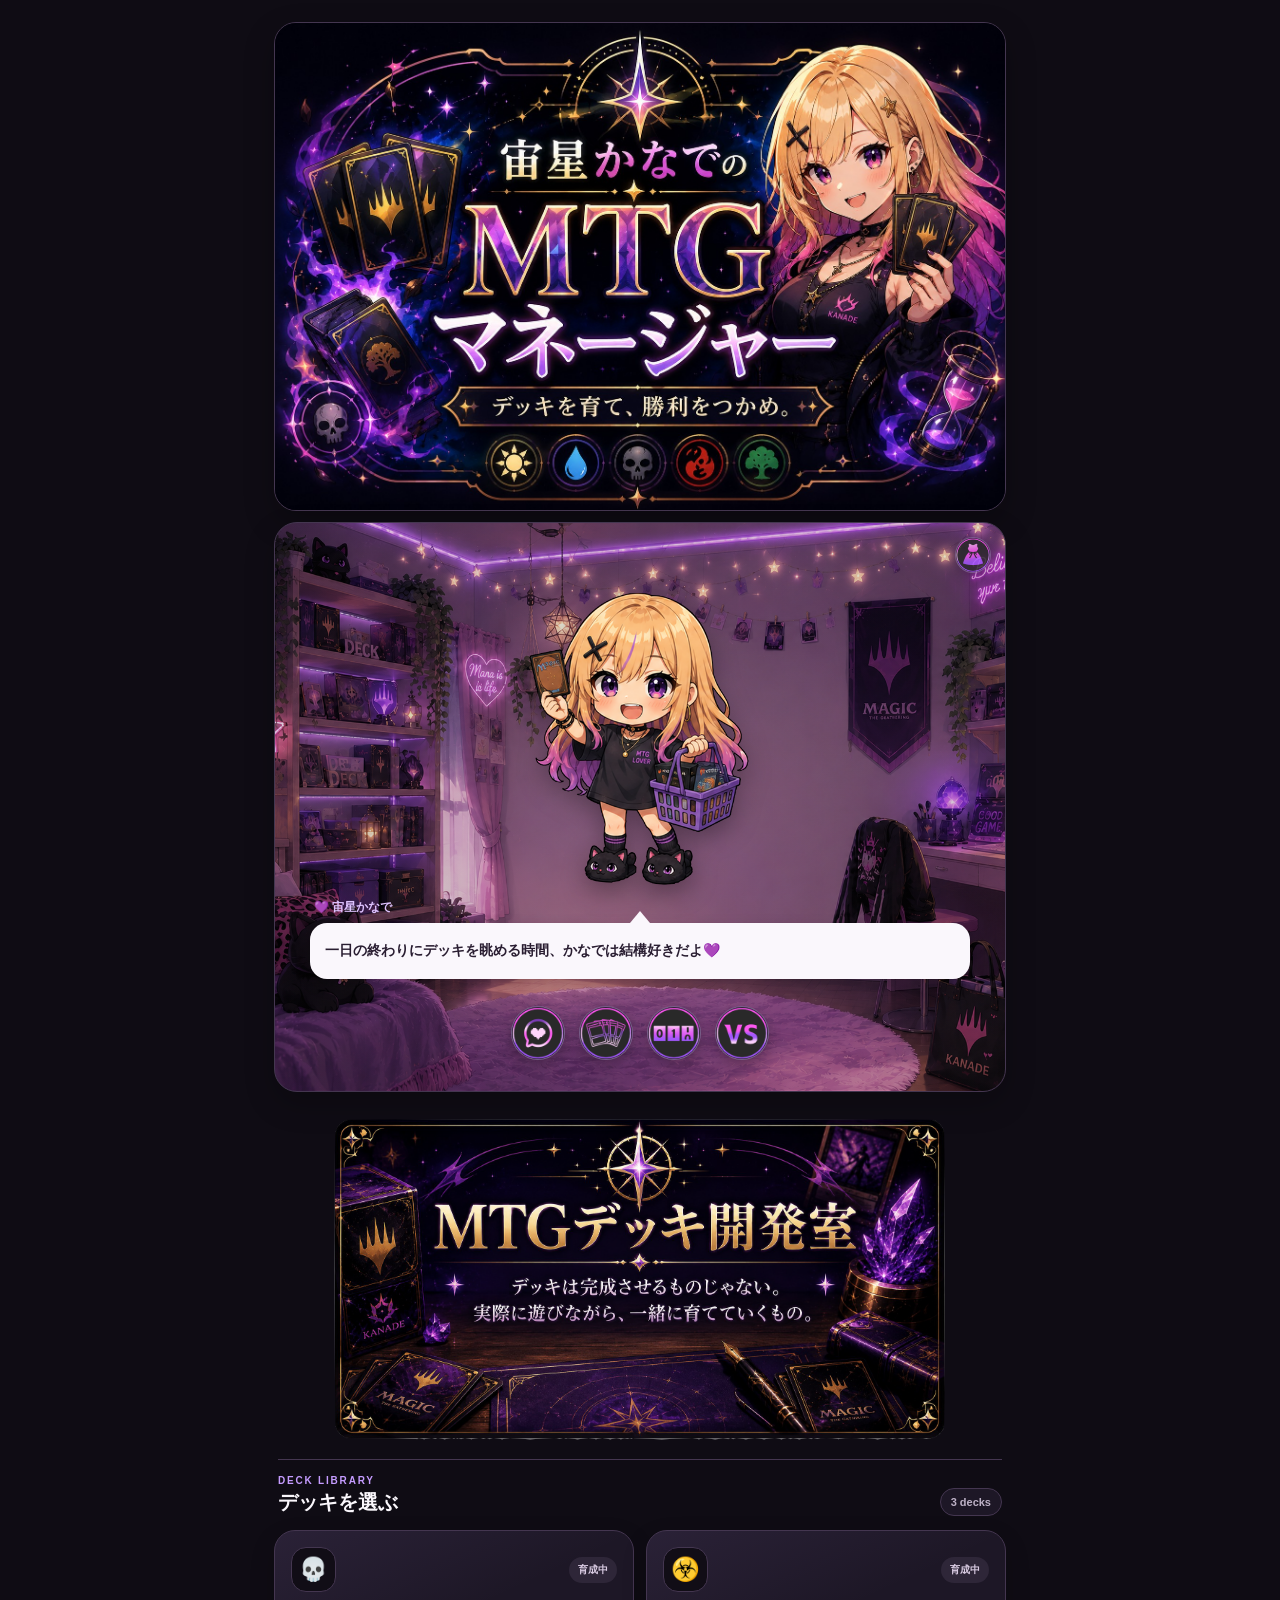
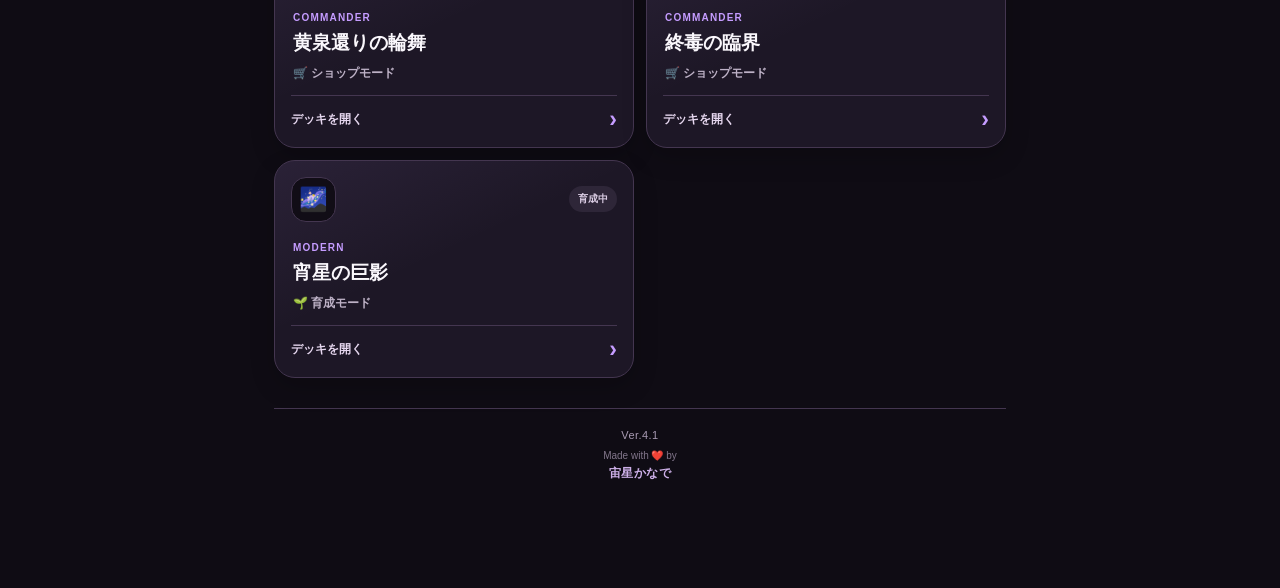
<file: index.html>
<!doctype html>
<html lang="ja">
<head>
<meta charset="utf-8">
<meta name="viewport" content="width=device-width,initial-scale=1,viewport-fit=cover">
<meta name="theme-color" content="#0f0c14">
<link rel="icon" type="image/png" href="icon.png">
<link rel="apple-touch-icon" href="apple-touch-icon.png">
<link rel="stylesheet" href="css/common.css">
<title>MTGデッキ開発室</title>
</head>
<body>
<div class="app home-app">
  <header class="home-welcome">
    <img class="manager-logo" src="kanade_mtg_manager_logo.jpg" alt="宙星かなでのMTGマネージャー">

    <section class="welcome-card kanade-room" aria-label="かなでの部屋">
      <button class="hero-costume-button" type="button" aria-label="ランダム着替え（仮配置）"><img src="icon_kisekae.png" alt=""></button>
      <div class="kanade-room-stage">
        <div class="welcome-kanade-wrap">
        <img id="welcomeKanade" class="welcome-kanade" src="kanade_normal.png" alt="宙星かなで">
        </div>
      </div>
      <div class="welcome-talk">
        <div class="welcome-name">💜 宙星かなで</div>
        <div class="welcome-bubble">
          <p id="welcomeMessage">おかえり、くーちゃん！ 今日も一緒にデッキを育てようね！</p>
        </div>
      </div>
      <div class="kanade-room-actions hero-action-buttons" aria-label="かなでの部屋メニュー（仮配置）">
        <button id="heroWelcomeButton" class="hero-action-button" type="button" aria-label="かなでのひとことを変える"><img src="icon_hitokoto.png" alt=""></button>
        <button id="dailyGuidanceButton" class="hero-action-button" type="button" aria-label="今日の導きを開く" aria-haspopup="dialog"><img src="icon_kyouno1mai.png" alt=""></button>
        <a class="hero-action-button" href="life.html" aria-label="ライフカウンターを開く"><img src="icon_life.png" alt=""></a>
        <button class="hero-action-button" type="button" aria-label="対戦記録（仮配置）"><img src="icon_taisen.png" alt=""></button>
      </div>
    </section>
  </header>

  <section class="home-section">
    <div class="deck-lab-title-wrap">
      <img class="deck-lab-title" src="mtg_deck_lab_title.png" alt="MTGデッキ開発室">
    </div>

    <div class="home-section-heading">
      <div>
        <div class="home-section-kicker">DECK LIBRARY</div>
        <h1 id="appTitle">デッキを選ぶ</h1>
      </div>
      <span class="deck-count" id="deckCount">0 decks</span>
    </div>

    <div id="loading" class="panel home-loading">デッキ一覧を読み込んでいます…</div>
    <div id="error" class="error" hidden></div>
    <main class="deck-grid" id="deckGrid" hidden></main>
  </section>

  <footer class="home-footer" aria-label="アプリ情報">
    <div class="footer-version" id="appVersion">Ver.4.1</div>
    <div class="footer-made">Made with ❤️ by</div>
    <div class="footer-name">宙星かなで</div>
  </footer>
</div>

<div id="dailyGuidanceModal" class="guidance-modal" hidden>
  <div class="guidance-modal__backdrop" data-guidance-close></div>
  <section class="guidance-modal__dialog" role="dialog" aria-modal="true" aria-labelledby="dailyGuidanceTitle">
    <button class="guidance-modal__x" type="button" aria-label="今日の導きを閉じる" data-guidance-close>×</button>
    <div class="guidance-modal__eyebrow">DAILY GUIDANCE</div>
    <h2 id="dailyGuidanceTitle" class="guidance-modal__title">今日の導き</h2>

    <div class="guidance-card">
      <img id="guidanceCardImage" class="guidance-card__image" src="growth_mana_card.png" alt="成長のマナのカード">
      <span id="guidanceCardName" class="visually-hidden">成長のマナ</span>
      <div class="guidance-card__text">
        <strong id="guidanceTheme" class="guidance-card__value guidance-card__value--theme">積み重ね</strong>
        <strong id="guidanceResult" class="guidance-card__value guidance-card__value--result">焦らず一歩ずつ</strong>
      </div>
    </div>

    <div class="guidance-comment">
      <div class="guidance-comment__name">💜かなで</div>
      <p id="guidanceComment">今日は焦らなくても大丈夫！昨日より少しだけ前へ進めたら十分だよ♪</p>
    </div>
    <button class="guidance-modal__close" type="button" data-guidance-close>閉じる</button>
  </section>
</div>

<script src="js/app.js" defer></script>
</body>
</html>
</file>
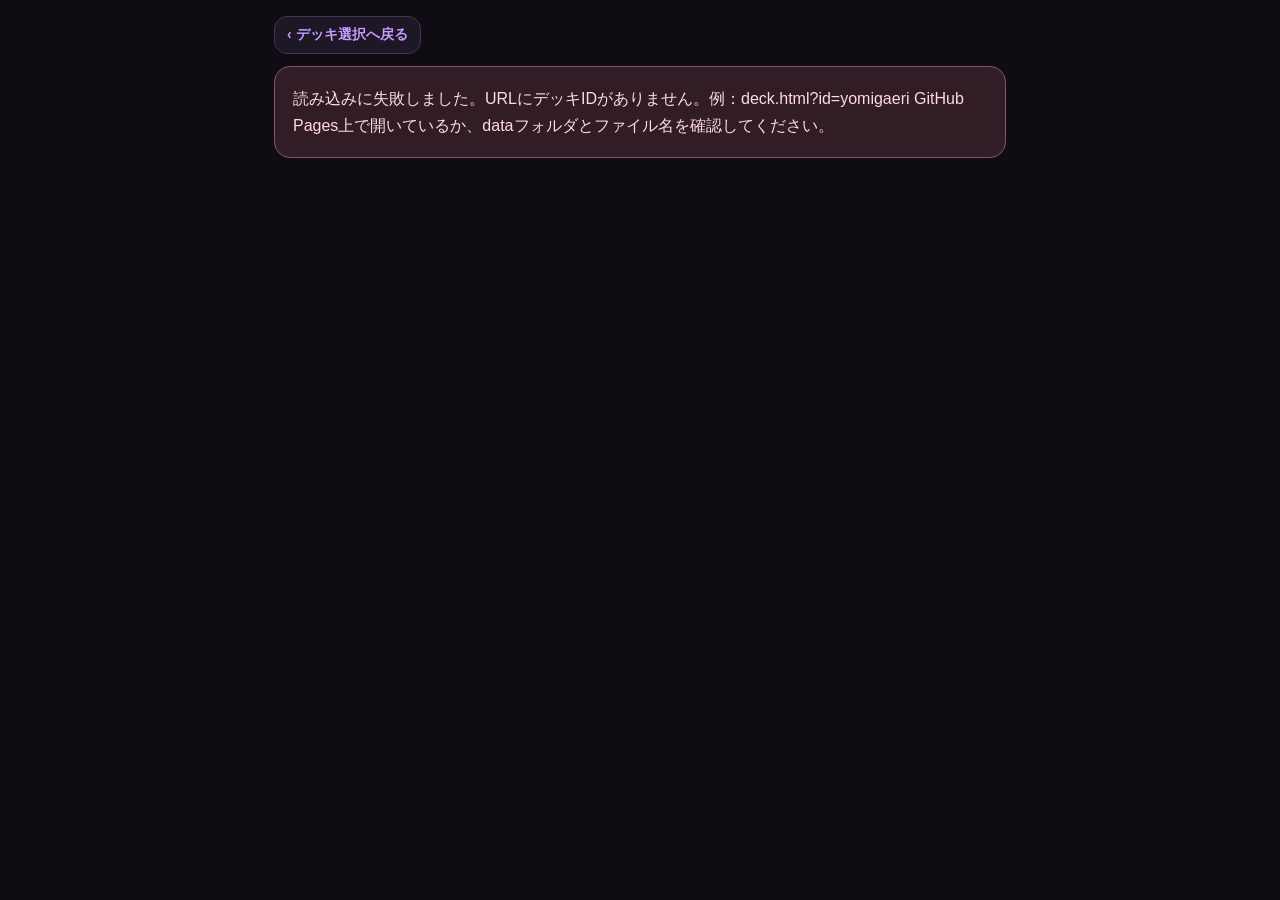
<file: deck.html>
<!doctype html>
<html lang="ja">
<head>
<meta charset="utf-8">
<meta name="viewport" content="width=device-width,initial-scale=1,viewport-fit=cover">
<meta name="theme-color" content="#0f0c14">
<link rel="icon" type="image/png" href="icon.png">
<link rel="apple-touch-icon" href="apple-touch-icon.png">
<title>デッキ | MTGデッキ開発室</title>
<link rel="stylesheet" href="css/common.css">
</head>
<body>
<div class="app" id="app">
  <a class="home-link" href="index.html">‹ デッキ選択へ戻る</a>
  <div id="loading" class="panel" style="padding:20px;border-radius:18px">デッキを読み込んでいます…</div>
  <div id="error" class="error" hidden></div>

  <div id="deckView" hidden>
    <section class="hero">
      <div class="kicker" id="deckKicker">📚 MTGデッキ開発室</div>
      <h1 id="deckTitle"></h1>
      <div class="sub" id="deckMeta"></div>
      <div class="sub" id="deckSummary"></div>
      <div class="sub ver">Ver.4.0・JSON共通デッキページ</div>
      <div class="progressrow"><span>購入進捗</span><strong id="progressText">0 / 0</strong></div>
      <div class="bar"><div class="fill" id="fill"></div></div>
      <div class="legend"><span>🔥 最優先</span><span>⭐ 通常</span><span>○ 後回し</span></div>
    </section>

    <nav class="mode-switch" aria-label="デッキページのモード切替">
      <button class="mode-tab" type="button" data-mode="growth">🌱 育成モード</button>
      <button class="mode-tab" type="button" data-mode="shop">🛒 ショップモード</button>
    </nav>

    <section class="mode-panel" data-panel="growth">
      <section class="kanade-guide" aria-live="polite">
        <div class="kanade-guide-inner">
          <img id="deckKanadeImageGrowth" src="kanade_success.png" alt="宙星かなで">
          <div>
            <div class="kanade-guide-name">💜 宙星かなで</div>
            <div class="kanade-bubble" id="deckKanadeMessageGrowth"></div>
          </div>
        </div>
      </section>
      <div class="growth-grid" id="growthOverview"></div>
      <article class="growth-card wide">
        <div class="growth-label">今日のチェック</div>
        <div class="check-grid" id="growthChecks"></div>
      </article>
      <article class="growth-card wide">
        <div class="growth-label">デッキメモ</div>
        <textarea class="growth-memo" id="growthMemo"></textarea>
        <button class="growth-save" id="saveGrowthMemo" type="button">メモを保存</button>
        <div class="growth-saved" id="growthSaved"></div>
      </article>
    </section>

    <section class="mode-panel" data-panel="shop">
      <section class="kanade-guide" aria-live="polite">
        <div class="kanade-guide-inner">
          <img id="deckKanadeImageShop" src="kanade_shopping.png" alt="宙星かなで">
          <div>
            <div class="kanade-guide-name">💜 宙星かなで</div>
            <div class="kanade-bubble" id="deckKanadeMessageShop"></div>
          </div>
        </div>
      </section>

      <div class="tools">
        <button class="action primary" id="copyDeck" type="button">📋 デッキリストをコピー</button>
        <button class="action" id="randomLine" type="button">✨ かなでのひとこと</button>
      </div>
      <input class="search" id="search" type="search" placeholder="日本語名・英語名で検索">
      <main id="deckSections"></main>
    </section>
  </div>
</div>
<div class="toast" id="toast"></div>
<script src="js/deck.js" defer></script>
</body>
</html>
</file>
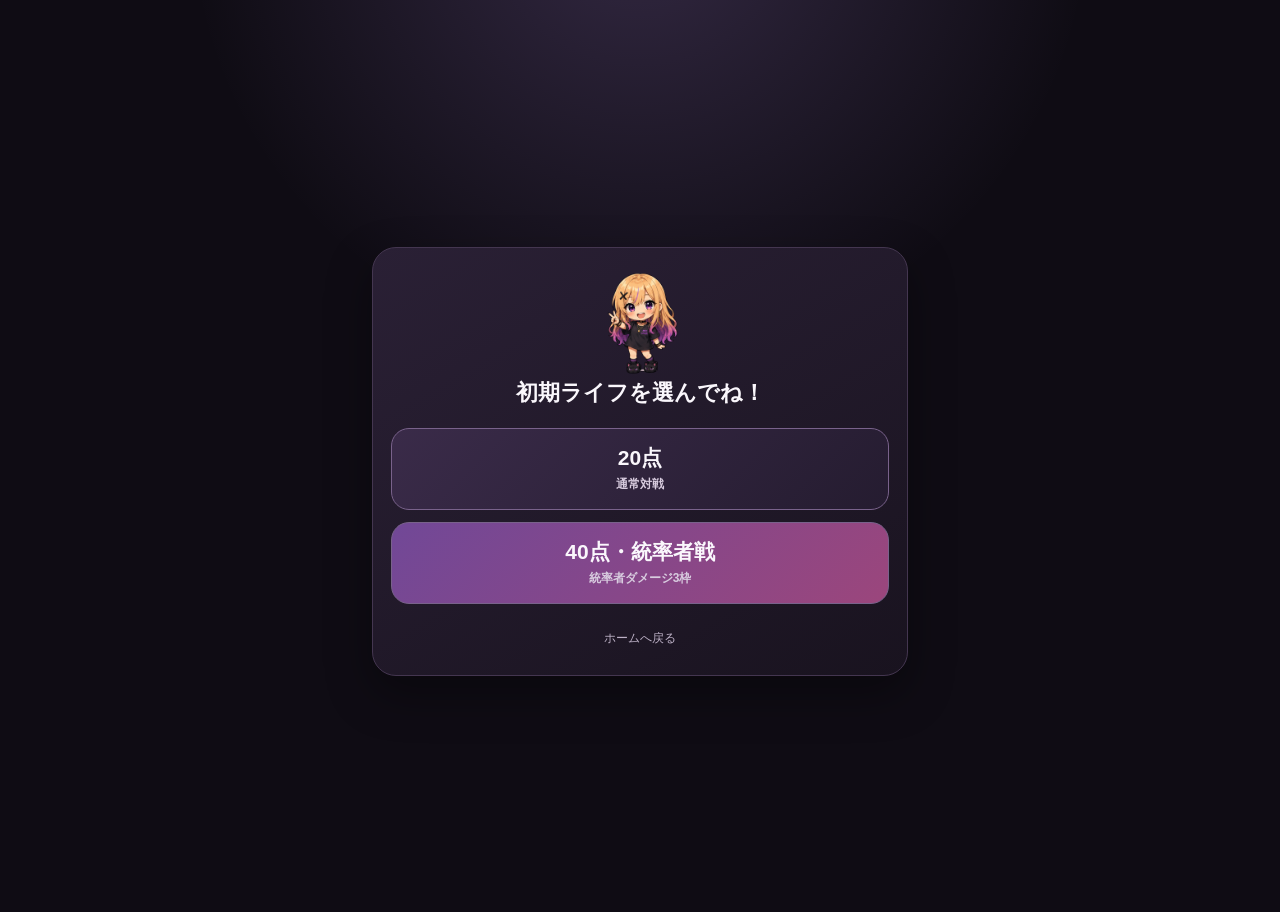
<file: life.html>
<!doctype html>
<html lang="ja">
<head>
<meta charset="utf-8">
<meta name="viewport" content="width=device-width,initial-scale=1,viewport-fit=cover">
<meta name="theme-color" content="#0f0c14">
<link rel="icon" type="image/png" href="icon.png">
<link rel="apple-touch-icon" href="apple-touch-icon.png">
<link rel="stylesheet" href="css/common.css">
<link rel="stylesheet" href="css/life.css">
<title>ライフカウンター | MTGデッキ開発室</title>
</head>
<body class="life-page">
<main class="life-app">
  <section id="lifeModeSelect" class="life-mode-select" aria-labelledby="lifeModeTitle">
    <div class="life-mode-panel">
      <img class="life-mode-kanade" src="kanade_normal.png" alt="宙星かなで">
      <h1 id="lifeModeTitle">初期ライフを選んでね！</h1>
      <div class="life-mode-buttons">
        <button class="life-mode-button" type="button" data-life-mode="20">
          <strong>20点</strong>
          <span>通常対戦</span>
        </button>
        <button class="life-mode-button life-mode-button--commander" type="button" data-life-mode="40">
          <strong>40点・統率者戦</strong>
          <span>統率者ダメージ3枠</span>
        </button>
      </div>
      <a class="life-mode-home" href="index.html">ホームへ戻る</a>
    </div>
  </section>

  <section id="lifeCounter" class="life-counter" aria-label="対戦用ライフカウンター" hidden>
    <header class="life-topbar">
      <a class="life-home-link" href="index.html">‹ ホームへ戻る</a>
      <span id="lifeModeLabel" class="life-mode-label"></span>
    </header>

    <div class="life-guide">
      <button id="lifeKanadeButton" class="life-kanade-button" type="button" aria-label="かなでのセリフを変える">
        <img src="kanade_normal.png" alt="宙星かなで">
      </button>
      <div class="life-guide-copy">
        <div class="life-guide-name">💜かなで</div>
        <p id="lifeKanadeMessage">対戦開始！ 今日も楽しんでいこうね♪</p>
      </div>
    </div>

    <section class="life-main-counter" aria-label="ライフ">
      <div class="life-initial">初期ライフ：<span id="initialLife">20</span></div>
      <output id="lifeTotal" class="life-total" aria-live="polite">20</output>
      <div class="life-controls">
        <button class="life-change life-change--minus" type="button" data-life-change="-1" aria-label="ライフを1減らす">−1</button>
        <button class="life-change life-change--plus" type="button" data-life-change="1" aria-label="ライフを1増やす">＋1</button>
      </div>
    </section>

    <section id="commanderSection" class="commander-section" aria-labelledby="commanderTitle" hidden>
      <h2 id="commanderTitle">統率者ダメージ</h2>
      <div class="commander-list">
        <div class="commander-row" data-commander="a">
          <div class="commander-opponent">相手A <span class="commander-danger-label">21点到達</span></div>
          <output class="commander-total" aria-live="polite">0</output>
          <div class="commander-controls">
            <button type="button" data-commander-change="-1" aria-label="相手Aからの統率者ダメージを1減らす">−1</button>
            <button type="button" data-commander-change="1" aria-label="相手Aからの統率者ダメージを1増やす">＋1</button>
          </div>
        </div>
        <div class="commander-row" data-commander="b">
          <div class="commander-opponent">相手B <span class="commander-danger-label">21点到達</span></div>
          <output class="commander-total" aria-live="polite">0</output>
          <div class="commander-controls">
            <button type="button" data-commander-change="-1" aria-label="相手Bからの統率者ダメージを1減らす">−1</button>
            <button type="button" data-commander-change="1" aria-label="相手Bからの統率者ダメージを1増やす">＋1</button>
          </div>
        </div>
        <div class="commander-row" data-commander="c">
          <div class="commander-opponent">相手C <span class="commander-danger-label">21点到達</span></div>
          <output class="commander-total" aria-live="polite">0</output>
          <div class="commander-controls">
            <button type="button" data-commander-change="-1" aria-label="相手Cからの統率者ダメージを1減らす">−1</button>
            <button type="button" data-commander-change="1" aria-label="相手Cからの統率者ダメージを1増やす">＋1</button>
          </div>
        </div>
      </div>
    </section>

    <button id="lifeResetButton" class="life-reset" type="button">リセット</button>
  </section>
</main>

<script src="js/life.js" defer></script>
</body>
</html>
</file>
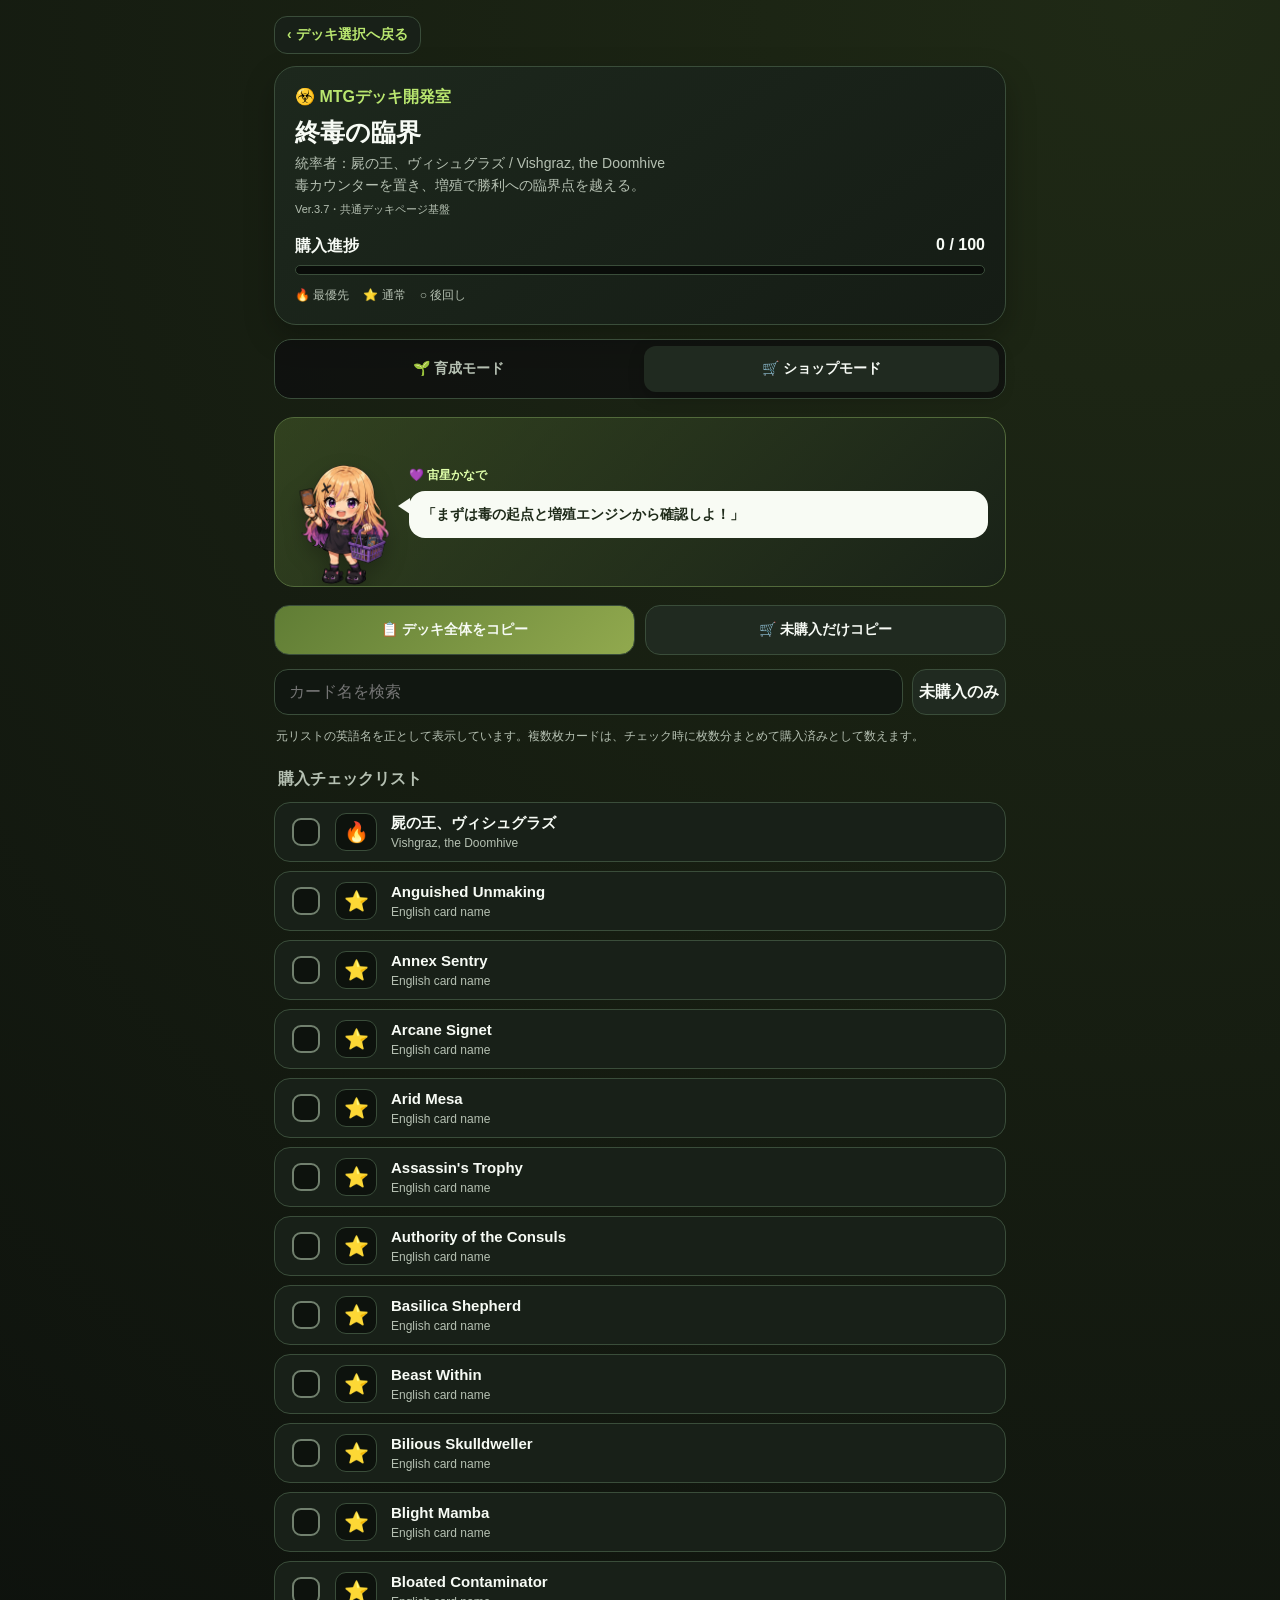
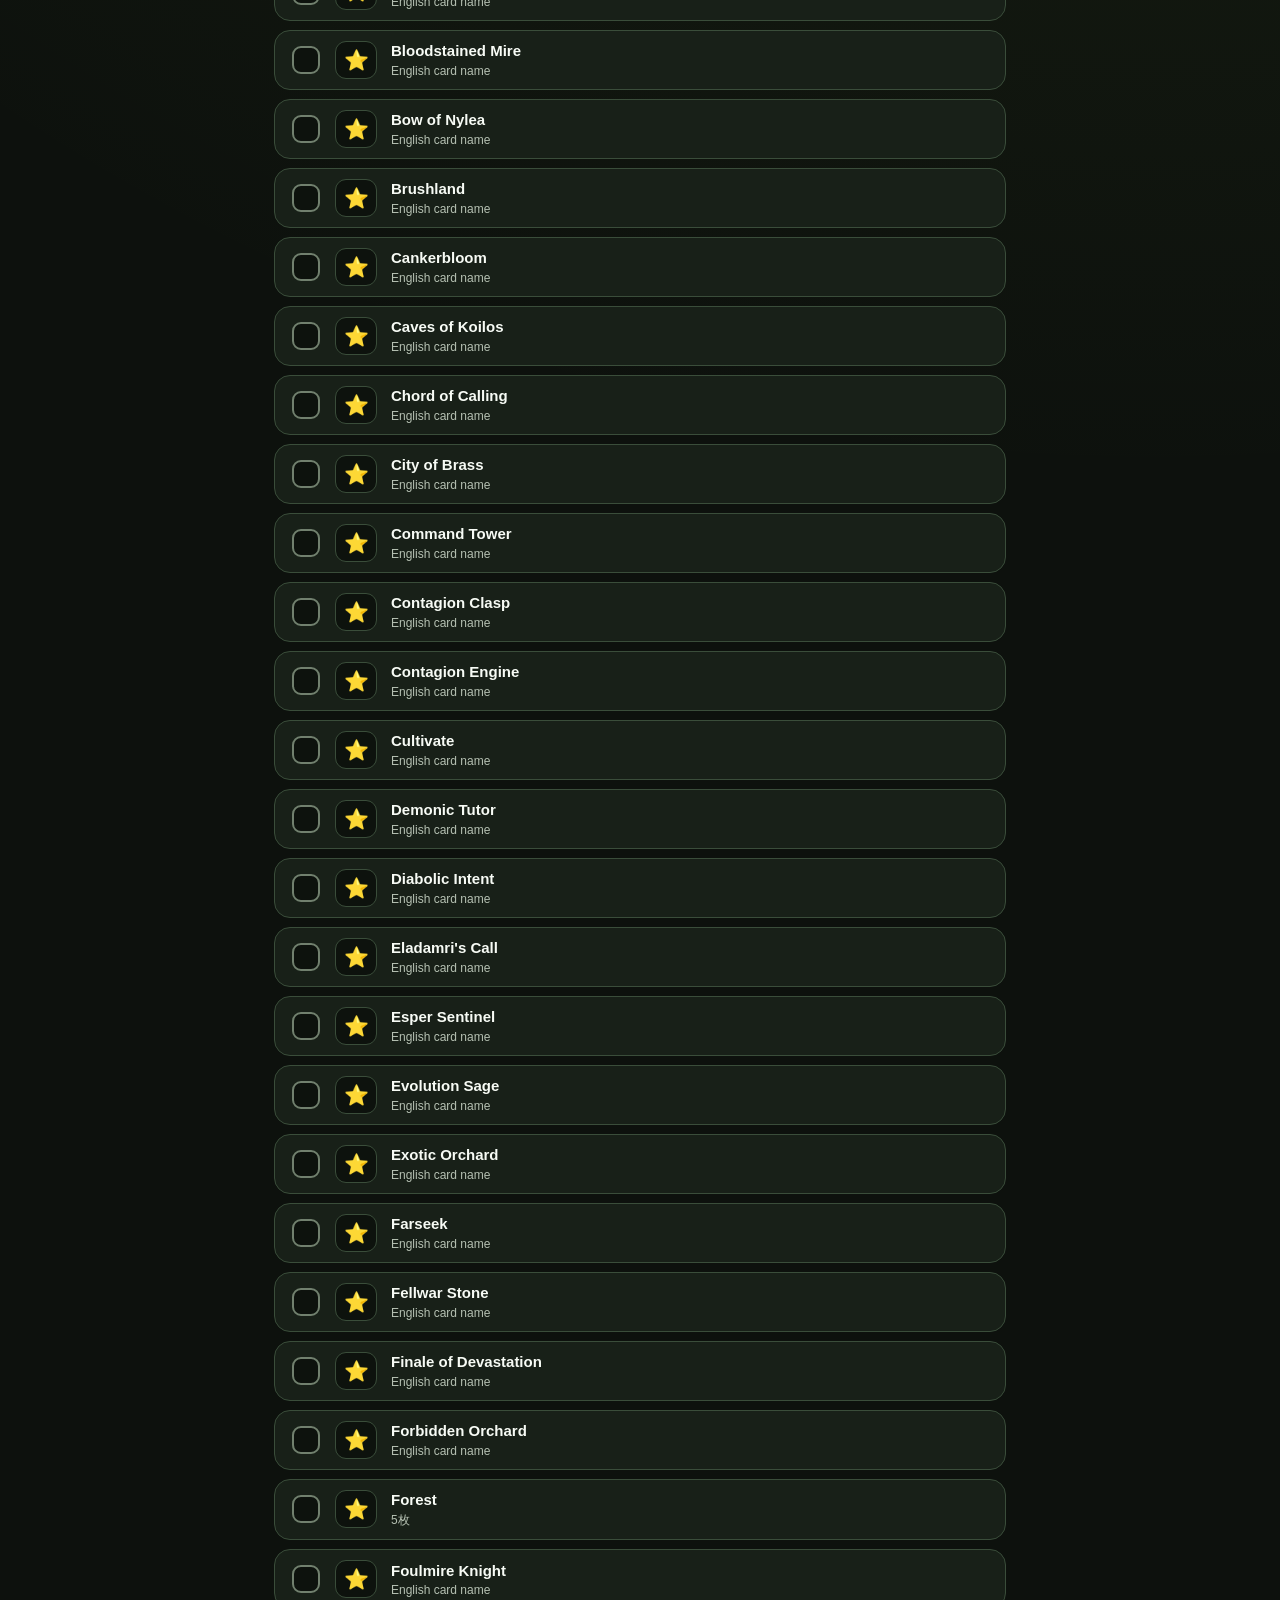
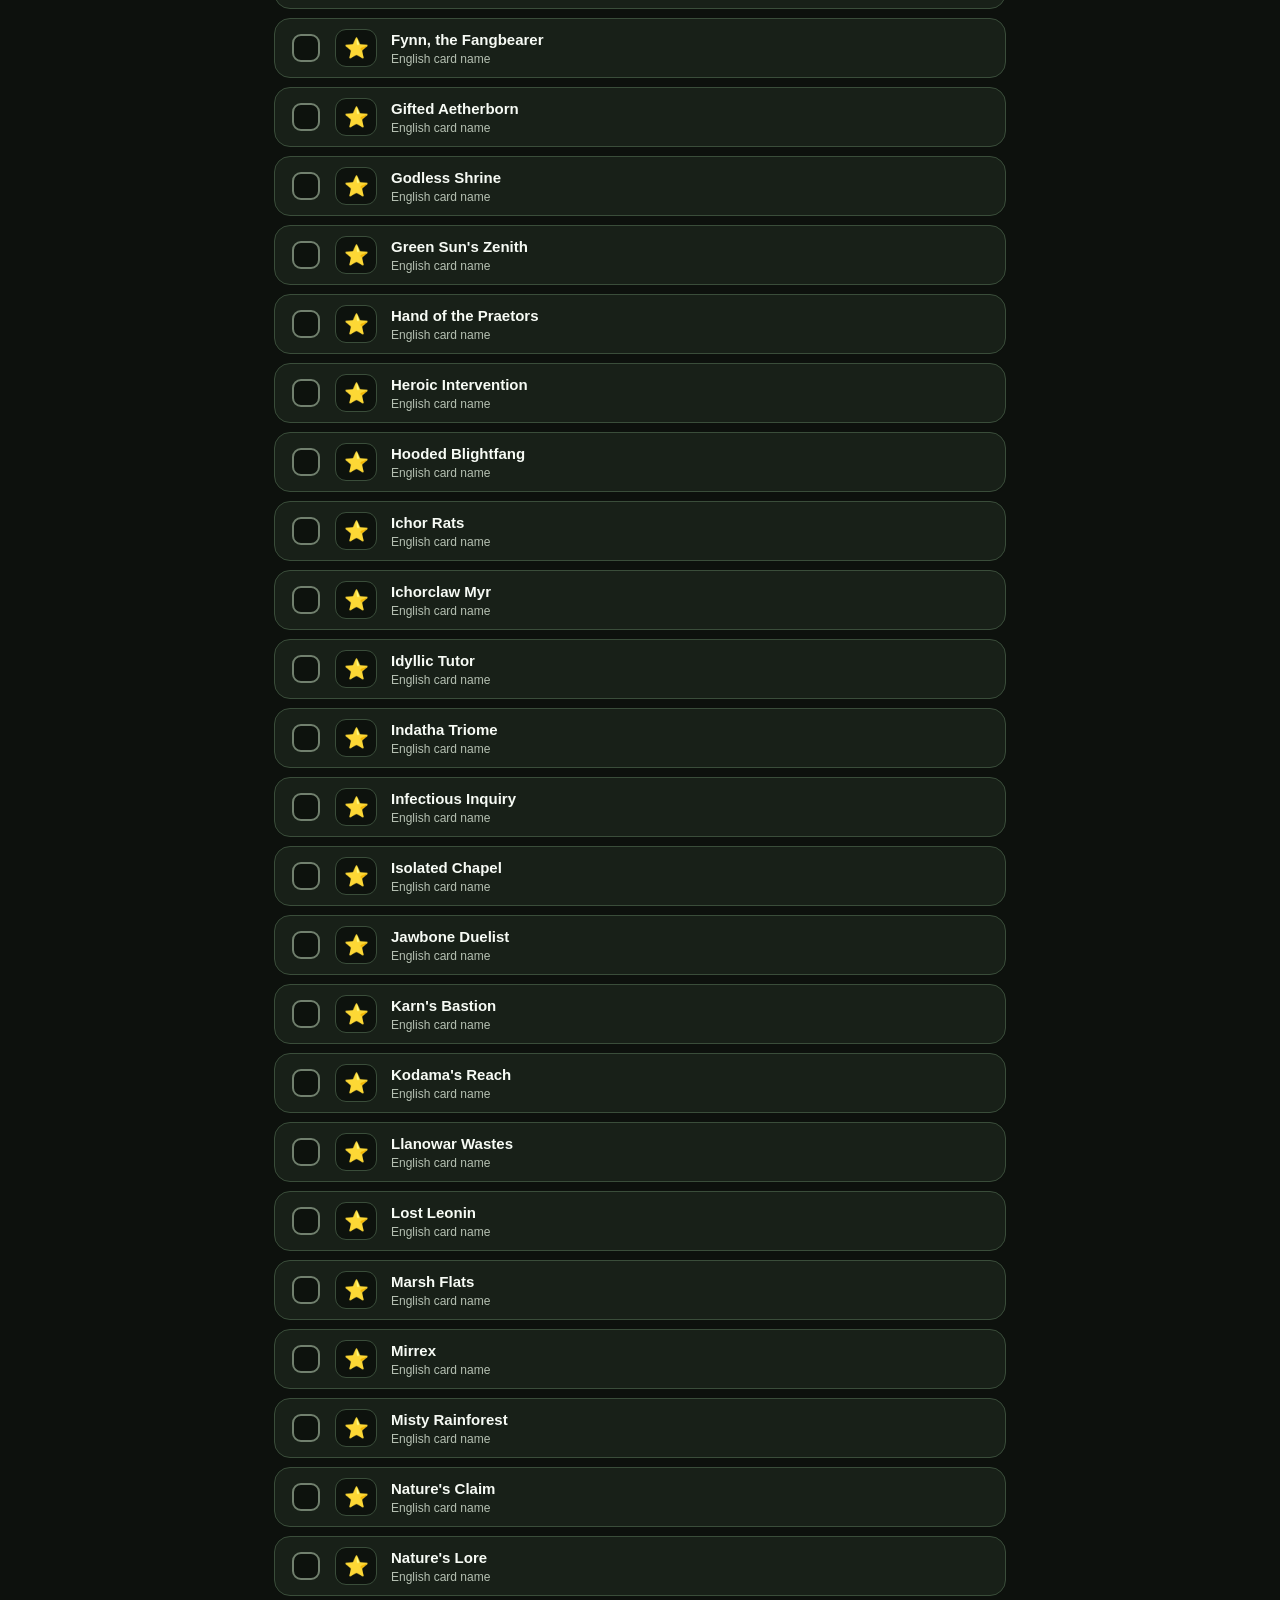
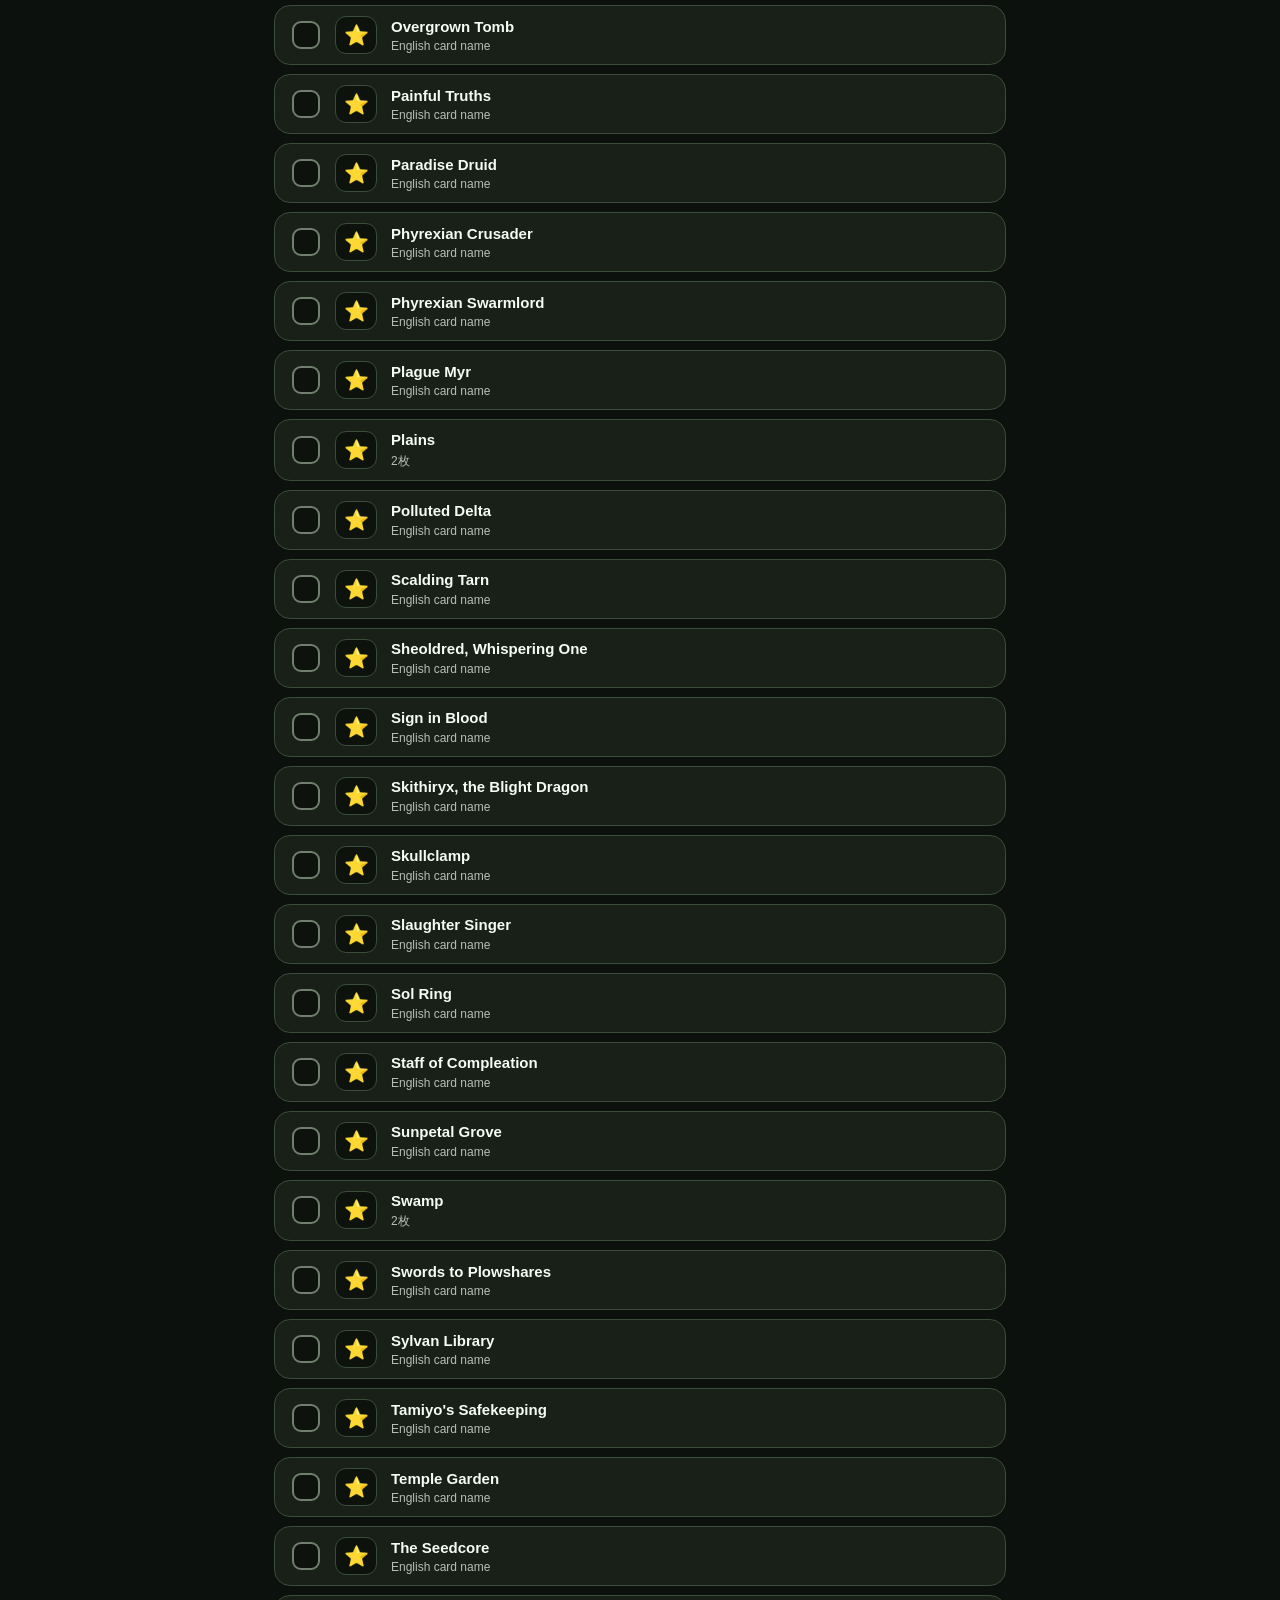
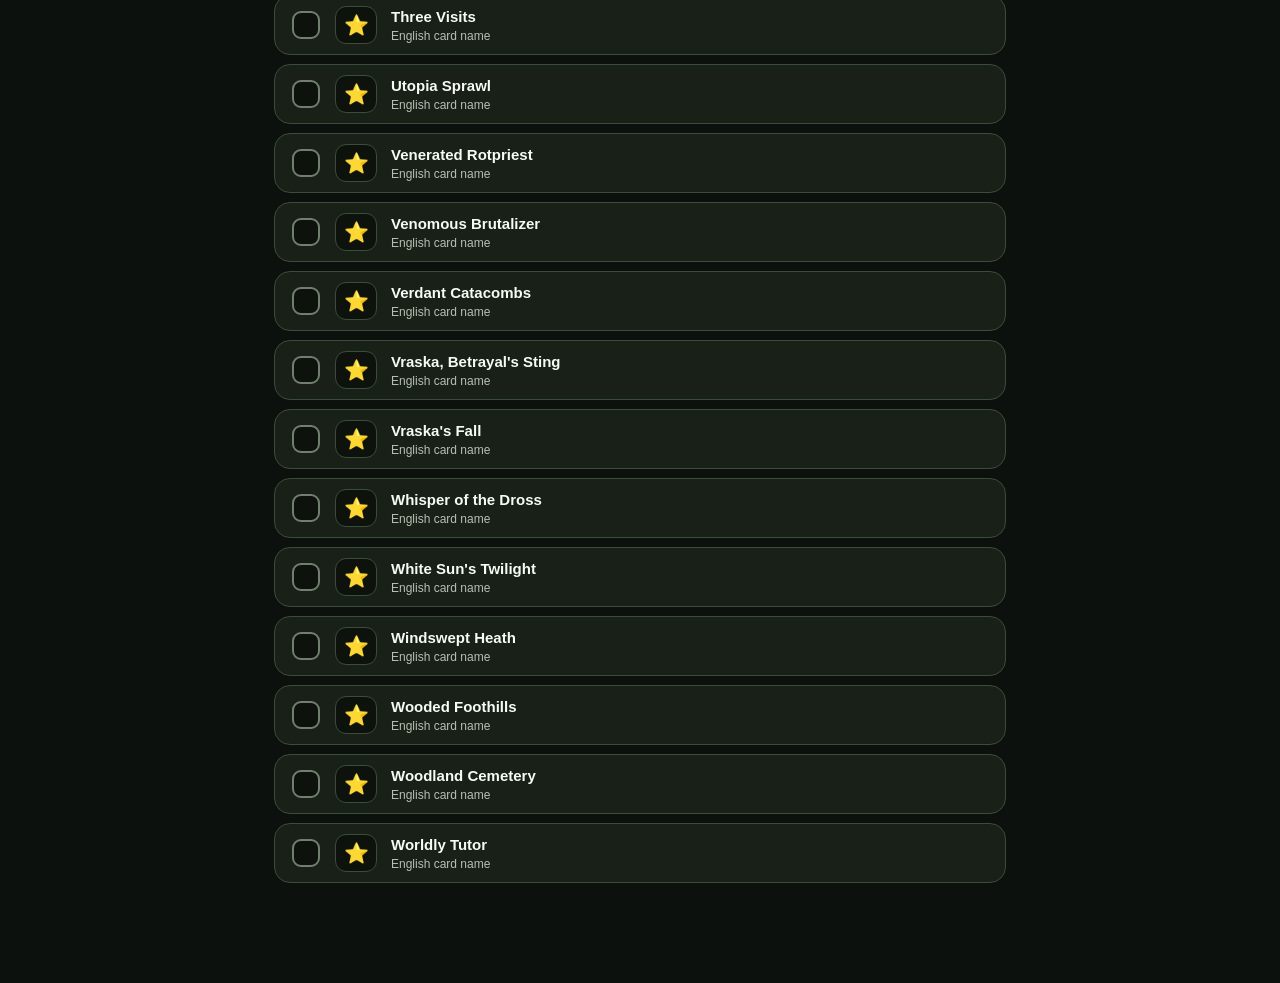
<file: shuudoku.html>
<!doctype html>
<html lang="ja">
<head>
<meta charset="utf-8">
<meta name="viewport" content="width=device-width,initial-scale=1,viewport-fit=cover">
<meta name="theme-color" content="#10140f">
<link rel="icon" type="image/png" href="icon.png">
<link rel="apple-touch-icon" href="apple-touch-icon.png">
<title>終毒の臨界 | MTGデッキ開発室</title>
<style>
:root{
  --bg:#0d110d;--panel:#182018;--panel2:#202a20;--line:#3a4d3a;
  --text:#f7fbf5;--muted:#b5c0b2;--accent:#b9e66f;--accent2:#d3ff8c;
  --ok:#8ce3b3;--danger:#c9ef63
}
*{box-sizing:border-box}
body{margin:0;background:
 radial-gradient(circle at 90% 0%,rgba(164,218,83,.12),transparent 28%),
 var(--bg);color:var(--text);font-family:-apple-system,BlinkMacSystemFont,"Hiragino Sans","Yu Gothic UI",sans-serif}
button,input{font:inherit}
.app{max-width:760px;margin:auto;padding:16px 14px 100px}
.home-link{display:inline-flex;align-items:center;gap:7px;margin:0 0 12px;color:var(--accent);
 text-decoration:none;font-size:14px;font-weight:850;padding:9px 12px;border:1px solid var(--line);
 border-radius:13px;background:var(--panel)}
.hero{background:linear-gradient(145deg,#1d281d,#151c15);border:1px solid var(--line);
 border-radius:22px;padding:20px;box-shadow:0 12px 30px rgba(0,0,0,.25)}
.kicker{color:var(--accent);font-weight:850}
h1{font-size:25px;margin:8px 0 4px}
.sub{color:var(--muted);font-size:14px;line-height:1.55}
.ver{font-size:11px;margin-top:5px}
.progressrow{display:flex;justify-content:space-between;margin-top:18px;font-weight:800}
.bar{height:10px;border:1px solid var(--line);border-radius:999px;margin-top:8px;overflow:hidden;background:#090c09}
.fill{height:100%;width:0;background:linear-gradient(90deg,#8cab48,#d7ff76)}
.legend{display:flex;gap:14px;flex-wrap:wrap;color:var(--muted);font-size:12px;margin-top:12px}
.kanade-guide{position:relative;display:grid;grid-template-columns:118px 1fr;gap:6px;align-items:end;
 min-height:170px;margin:14px 0 18px;padding:12px 14px 12px 7px;overflow:hidden;
 border:1px solid #526a3b;border-radius:20px;background:linear-gradient(135deg,rgba(84,111,49,.43),rgba(25,34,24,.97))}
.kanade-guide img{width:125px;height:155px;object-fit:contain;object-position:center bottom;
 margin-bottom:-13px;filter:drop-shadow(0 9px 10px rgba(0,0,0,.25))}
.kanade-guide-text{align-self:center;padding:4px 3px}
.kanade-guide-name{font-size:12px;font-weight:900;color:#dfffaa;margin-bottom:7px}
.kanade-bubble{position:relative;background:#f8fbf4;color:#1e2a19;border-radius:16px;
 padding:13px;font-size:14px;line-height:1.55;font-weight:850}
.kanade-bubble:before{content:"";position:absolute;left:-11px;bottom:24px;border-width:8px 12px 8px 0;
 border-style:solid;border-color:transparent #f8fbf4 transparent transparent}
.tools{display:grid;grid-template-columns:1fr 1fr;gap:10px;margin:14px 0}
.action{min-height:50px;border-radius:15px;border:1px solid var(--line);color:var(--text);
 font-weight:850;background:var(--panel2);font-size:14px}
.action.primary{background:linear-gradient(135deg,#607d35,#91a94e)}
.search-row{display:grid;grid-template-columns:1fr auto;gap:9px;margin:12px 0}
.search{min-height:46px;border:1px solid var(--line);border-radius:14px;background:#111711;color:var(--text);
 padding:0 14px;outline:none}
.search:focus{border-color:#91b653}
.filter{min-width:92px;border:1px solid var(--line);border-radius:14px;background:var(--panel2);color:var(--text);font-weight:800}
h2{font-size:16px;color:var(--muted);margin:22px 4px 12px}
.list{display:flex;flex-direction:column;gap:9px}
.card{display:grid;grid-template-columns:42px 48px 1fr;align-items:center;gap:8px;
 background:var(--panel);border:1px solid var(--line);border-radius:16px;padding:10px}
.check{appearance:none;-webkit-appearance:none;width:28px;height:28px;border:2px solid #71806e;
 border-radius:9px;background:#0d120d;margin:auto}
.check:checked{background:var(--ok);border-color:var(--ok)}
.check:checked:after{content:"✓";display:block;text-align:center;color:#122017;font-size:19px;font-weight:900}
.priority{width:42px;height:38px;border-radius:11px;border:1px solid var(--line);background:#0d120d;color:white;font-size:20px}
.names{min-width:0}
.jp{display:block;font-size:15px;font-weight:850;line-height:1.3;overflow-wrap:anywhere}
.en{display:block;font-size:12px;color:var(--muted);margin-top:3px;overflow-wrap:anywhere}
.qty{display:inline-block;margin-left:6px;color:var(--accent);font-size:12px}
.card.done{opacity:.55}
.card.done .jp{text-decoration:line-through}
.card.hidden{display:none}
.toast{position:fixed;left:50%;bottom:28px;transform:translateX(-50%);background:white;color:#1e291b;
 padding:11px 16px;border-radius:999px;font-weight:850;display:none;z-index:5}
.note{font-size:12px;color:var(--muted);line-height:1.6;margin:10px 2px}
@media(max-width:520px){
 .tools{grid-template-columns:1fr}
 .kanade-guide{grid-template-columns:100px 1fr}
 .kanade-guide img{width:108px;height:140px}
 .kanade-bubble{font-size:13px}
}

/* Ver.3.7 common deck-page foundation */
.mode-switch{display:grid;grid-template-columns:1fr 1fr;gap:8px;margin:14px 0 18px;padding:6px;border:1px solid var(--line);border-radius:17px;background:rgba(10,8,14,.55)}
.mode-tab{min-height:46px;border:0;border-radius:12px;background:transparent;color:var(--muted);font-weight:900;font-size:14px;cursor:pointer}
.mode-tab.active{color:var(--text);background:var(--panel2);box-shadow:0 5px 16px rgba(0,0,0,.22)}
.mode-panel{display:none}.mode-panel.active{display:block}
.growth-grid{display:grid;grid-template-columns:1fr 1fr;gap:10px;margin:12px 0 18px}
.growth-card{padding:15px;border:1px solid var(--line);border-radius:17px;background:var(--panel)}
.growth-card.wide{grid-column:1/-1}
.growth-label{font-size:11px;color:var(--accent);font-weight:900;margin-bottom:6px}
.growth-title{font-size:15px;font-weight:900;line-height:1.45}
.growth-text{font-size:12px;color:var(--muted);line-height:1.65;margin-top:5px}
.growth-memo{width:100%;min-height:115px;border:1px solid var(--line);border-radius:14px;background:rgba(8,7,12,.55);color:var(--text);padding:12px;resize:vertical;line-height:1.6}
.growth-save{width:100%;min-height:45px;margin-top:9px;border:0;border-radius:13px;background:var(--panel2);color:var(--text);font-weight:900}
.growth-saved{min-height:18px;margin-top:7px;text-align:center;color:var(--ok,#92e6b4);font-size:12px}
.empty-stage{padding:20px 16px;border:1px dashed var(--line);border-radius:17px;background:rgba(255,255,255,.025);text-align:center}
.empty-stage strong{display:block;font-size:15px;margin-bottom:6px}.empty-stage span{font-size:12px;color:var(--muted);line-height:1.65}
.upgrade-form{display:grid;grid-template-columns:1fr 1fr;gap:9px;margin-top:12px}
.upgrade-input{width:100%;min-height:46px;border:1px solid var(--line);border-radius:13px;background:rgba(8,7,12,.55);color:var(--text);padding:0 12px}
.upgrade-add{grid-column:1/-1;min-height:46px;border:0;border-radius:13px;background:var(--panel2);color:var(--text);font-weight:900}
.upgrade-list{display:flex;flex-direction:column;gap:9px;margin-top:12px}
.upgrade-item{display:grid;grid-template-columns:1fr auto;gap:10px;align-items:center;padding:12px;border:1px solid var(--line);border-radius:15px;background:var(--panel)}
.upgrade-pair{font-size:13px;font-weight:850;line-height:1.55}.upgrade-pair small{display:block;color:var(--muted);font-weight:700}
.upgrade-status{border:1px solid var(--line);border-radius:999px;background:rgba(8,7,12,.55);color:var(--text);padding:7px 10px;font-size:11px;font-weight:900}
@media(max-width:520px){.growth-grid,.upgrade-form{grid-template-columns:1fr}.growth-card.wide,.upgrade-add{grid-column:auto}}

</style>
</head>
<body>
<div class="app" data-deck-id="shuudoku" data-default-mode="shop">
<a class="home-link" href="index.html">‹ デッキ選択へ戻る</a>

<section class="hero">
  <div class="kicker">☣️ MTGデッキ開発室</div>
  <h1>終毒の臨界</h1>
  <div class="sub">統率者：屍の王、ヴィシュグラズ / Vishgraz, the Doomhive</div>
  <div class="sub">毒カウンターを置き、増殖で勝利への臨界点を越える。</div>
  <div class="sub ver">Ver.3.7・共通デッキページ基盤</div>
  <div class="progressrow"><span>購入進捗</span><strong id="progressText">0 / 100</strong></div>
  <div class="bar"><div class="fill" id="fill"></div></div>
  <div class="legend"><span>🔥 最優先</span><span>⭐ 通常</span><span>○ 後回し</span></div>
</section>
<nav class="mode-switch" aria-label="デッキページのモード切替">
  <button class="mode-tab" type="button" data-mode="growth" aria-selected="false">🌱 育成モード</button>
  <button class="mode-tab" type="button" data-mode="shop" aria-selected="false">🛒 ショップモード</button>
</nav>
<section class="mode-panel" data-panel="growth">
  <div class="growth-grid">
    <article class="growth-card wide"><div class="growth-label">DECK OVERVIEW</div><div class="growth-title">毒を一度通し、増殖で臨界点まで押し切る統率者デッキ。</div><div class="growth-text">感染・毒性で起点を作り、増殖とサーチで毒カウンター10個へ最短距離を進む。</div></article>
    <article class="growth-card"><div class="growth-label">現在の段階</div><div class="growth-title">カード収集中</div><div class="growth-text">購入状況と実戦経験に合わせて、この表示も育てていく予定。</div></article>
    <article class="growth-card"><div class="growth-label">このデッキらしさ</div><div class="growth-title">勝ち筋は最後まで毒</div><div class="growth-text">強さだけでなく、デッキの物語と役割を残すための基準。</div></article>
    <article class="growth-card wide"><div class="growth-label">デッキメモ</div><textarea class="growth-memo" data-growth-memo placeholder="採用候補、気になった動き、次に試したいことを書いておこう。"></textarea><button class="growth-save" data-growth-save type="button">メモを保存</button><div class="growth-saved" data-growth-saved></div></article>
    <article class="growth-card"><div class="growth-label">調整履歴</div><div class="empty-stage"><strong>次のアップデートで開放</strong><span>IN／OUTと変更理由を残せるようにする予定。</span></div></article>
    <article class="growth-card"><div class="growth-label">対戦記録・MVP</div><div class="empty-stage"><strong>実戦後に育つ場所</strong><span>勝敗、印象的だったカード、次の課題を記録する予定。</span></div></article>
  </div>
</section>
<section class="mode-panel" data-panel="shop">
<section class="kanade-guide" aria-live="polite">
  <img id="deckKanadeImage" src="kanade_shopping.png" alt="宙星かなで">
  <div class="kanade-guide-text">
    <div class="kanade-guide-name">💜 宙星かなで</div>
    <div class="kanade-bubble" id="deckKanadeMessage">「毒を仕込む準備、始めよっか！」</div>
  </div>
</section>

<div class="tools">
  <button class="action primary" id="copyAll" type="button">📋 デッキ全体をコピー</button>
  <button class="action" id="copyMissing" type="button">🛒 未購入だけコピー</button>
</div>

<div class="search-row">
  <input class="search" id="search" type="search" placeholder="カード名を検索">
  <button class="filter" id="filterMissing" type="button" aria-pressed="false">未購入のみ</button>
</div>
<div class="note">元リストの英語名を正として表示しています。複数枚カードは、チェック時に枚数分まとめて購入済みとして数えます。</div>

<h2>購入チェックリスト</h2>
<main class="list" id="list">
<article class="card" data-index="0" data-qty="1" data-en="Vishgraz, the Doomhive" data-section="Commander">
<input class="check" id="check-0" type="checkbox">
<button class="priority" type="button" data-priority="0" aria-label="優先度を変更">🔥</button>
<label class="names" for="check-0">
  <span class="jp">屍の王、ヴィシュグラズ</span>
  <span class="en">Vishgraz, the Doomhive</span>
</label>
</article>
<article class="card" data-index="1" data-qty="1" data-en="Anguished Unmaking" data-section="Deck">
<input class="check" id="check-1" type="checkbox">
<button class="priority" type="button" data-priority="1" aria-label="優先度を変更">⭐</button>
<label class="names" for="check-1">
  <span class="jp">Anguished Unmaking</span>
  <span class="en">English card name</span>
</label>
</article>
<article class="card" data-index="2" data-qty="1" data-en="Annex Sentry" data-section="Deck">
<input class="check" id="check-2" type="checkbox">
<button class="priority" type="button" data-priority="1" aria-label="優先度を変更">⭐</button>
<label class="names" for="check-2">
  <span class="jp">Annex Sentry</span>
  <span class="en">English card name</span>
</label>
</article>
<article class="card" data-index="3" data-qty="1" data-en="Arcane Signet" data-section="Deck">
<input class="check" id="check-3" type="checkbox">
<button class="priority" type="button" data-priority="1" aria-label="優先度を変更">⭐</button>
<label class="names" for="check-3">
  <span class="jp">Arcane Signet</span>
  <span class="en">English card name</span>
</label>
</article>
<article class="card" data-index="4" data-qty="1" data-en="Arid Mesa" data-section="Deck">
<input class="check" id="check-4" type="checkbox">
<button class="priority" type="button" data-priority="1" aria-label="優先度を変更">⭐</button>
<label class="names" for="check-4">
  <span class="jp">Arid Mesa</span>
  <span class="en">English card name</span>
</label>
</article>
<article class="card" data-index="5" data-qty="1" data-en="Assassin&#x27;s Trophy" data-section="Deck">
<input class="check" id="check-5" type="checkbox">
<button class="priority" type="button" data-priority="1" aria-label="優先度を変更">⭐</button>
<label class="names" for="check-5">
  <span class="jp">Assassin&#x27;s Trophy</span>
  <span class="en">English card name</span>
</label>
</article>
<article class="card" data-index="6" data-qty="1" data-en="Authority of the Consuls" data-section="Deck">
<input class="check" id="check-6" type="checkbox">
<button class="priority" type="button" data-priority="1" aria-label="優先度を変更">⭐</button>
<label class="names" for="check-6">
  <span class="jp">Authority of the Consuls</span>
  <span class="en">English card name</span>
</label>
</article>
<article class="card" data-index="7" data-qty="1" data-en="Basilica Shepherd" data-section="Deck">
<input class="check" id="check-7" type="checkbox">
<button class="priority" type="button" data-priority="1" aria-label="優先度を変更">⭐</button>
<label class="names" for="check-7">
  <span class="jp">Basilica Shepherd</span>
  <span class="en">English card name</span>
</label>
</article>
<article class="card" data-index="8" data-qty="1" data-en="Beast Within" data-section="Deck">
<input class="check" id="check-8" type="checkbox">
<button class="priority" type="button" data-priority="1" aria-label="優先度を変更">⭐</button>
<label class="names" for="check-8">
  <span class="jp">Beast Within</span>
  <span class="en">English card name</span>
</label>
</article>
<article class="card" data-index="9" data-qty="1" data-en="Bilious Skulldweller" data-section="Deck">
<input class="check" id="check-9" type="checkbox">
<button class="priority" type="button" data-priority="1" aria-label="優先度を変更">⭐</button>
<label class="names" for="check-9">
  <span class="jp">Bilious Skulldweller</span>
  <span class="en">English card name</span>
</label>
</article>
<article class="card" data-index="10" data-qty="1" data-en="Blight Mamba" data-section="Deck">
<input class="check" id="check-10" type="checkbox">
<button class="priority" type="button" data-priority="1" aria-label="優先度を変更">⭐</button>
<label class="names" for="check-10">
  <span class="jp">Blight Mamba</span>
  <span class="en">English card name</span>
</label>
</article>
<article class="card" data-index="11" data-qty="1" data-en="Bloated Contaminator" data-section="Deck">
<input class="check" id="check-11" type="checkbox">
<button class="priority" type="button" data-priority="1" aria-label="優先度を変更">⭐</button>
<label class="names" for="check-11">
  <span class="jp">Bloated Contaminator</span>
  <span class="en">English card name</span>
</label>
</article>
<article class="card" data-index="12" data-qty="1" data-en="Bloodstained Mire" data-section="Deck">
<input class="check" id="check-12" type="checkbox">
<button class="priority" type="button" data-priority="1" aria-label="優先度を変更">⭐</button>
<label class="names" for="check-12">
  <span class="jp">Bloodstained Mire</span>
  <span class="en">English card name</span>
</label>
</article>
<article class="card" data-index="13" data-qty="1" data-en="Bow of Nylea" data-section="Deck">
<input class="check" id="check-13" type="checkbox">
<button class="priority" type="button" data-priority="1" aria-label="優先度を変更">⭐</button>
<label class="names" for="check-13">
  <span class="jp">Bow of Nylea</span>
  <span class="en">English card name</span>
</label>
</article>
<article class="card" data-index="14" data-qty="1" data-en="Brushland" data-section="Deck">
<input class="check" id="check-14" type="checkbox">
<button class="priority" type="button" data-priority="1" aria-label="優先度を変更">⭐</button>
<label class="names" for="check-14">
  <span class="jp">Brushland</span>
  <span class="en">English card name</span>
</label>
</article>
<article class="card" data-index="15" data-qty="1" data-en="Cankerbloom" data-section="Deck">
<input class="check" id="check-15" type="checkbox">
<button class="priority" type="button" data-priority="1" aria-label="優先度を変更">⭐</button>
<label class="names" for="check-15">
  <span class="jp">Cankerbloom</span>
  <span class="en">English card name</span>
</label>
</article>
<article class="card" data-index="16" data-qty="1" data-en="Caves of Koilos" data-section="Deck">
<input class="check" id="check-16" type="checkbox">
<button class="priority" type="button" data-priority="1" aria-label="優先度を変更">⭐</button>
<label class="names" for="check-16">
  <span class="jp">Caves of Koilos</span>
  <span class="en">English card name</span>
</label>
</article>
<article class="card" data-index="17" data-qty="1" data-en="Chord of Calling" data-section="Deck">
<input class="check" id="check-17" type="checkbox">
<button class="priority" type="button" data-priority="1" aria-label="優先度を変更">⭐</button>
<label class="names" for="check-17">
  <span class="jp">Chord of Calling</span>
  <span class="en">English card name</span>
</label>
</article>
<article class="card" data-index="18" data-qty="1" data-en="City of Brass" data-section="Deck">
<input class="check" id="check-18" type="checkbox">
<button class="priority" type="button" data-priority="1" aria-label="優先度を変更">⭐</button>
<label class="names" for="check-18">
  <span class="jp">City of Brass</span>
  <span class="en">English card name</span>
</label>
</article>
<article class="card" data-index="19" data-qty="1" data-en="Command Tower" data-section="Deck">
<input class="check" id="check-19" type="checkbox">
<button class="priority" type="button" data-priority="1" aria-label="優先度を変更">⭐</button>
<label class="names" for="check-19">
  <span class="jp">Command Tower</span>
  <span class="en">English card name</span>
</label>
</article>
<article class="card" data-index="20" data-qty="1" data-en="Contagion Clasp" data-section="Deck">
<input class="check" id="check-20" type="checkbox">
<button class="priority" type="button" data-priority="1" aria-label="優先度を変更">⭐</button>
<label class="names" for="check-20">
  <span class="jp">Contagion Clasp</span>
  <span class="en">English card name</span>
</label>
</article>
<article class="card" data-index="21" data-qty="1" data-en="Contagion Engine" data-section="Deck">
<input class="check" id="check-21" type="checkbox">
<button class="priority" type="button" data-priority="1" aria-label="優先度を変更">⭐</button>
<label class="names" for="check-21">
  <span class="jp">Contagion Engine</span>
  <span class="en">English card name</span>
</label>
</article>
<article class="card" data-index="22" data-qty="1" data-en="Cultivate" data-section="Deck">
<input class="check" id="check-22" type="checkbox">
<button class="priority" type="button" data-priority="1" aria-label="優先度を変更">⭐</button>
<label class="names" for="check-22">
  <span class="jp">Cultivate</span>
  <span class="en">English card name</span>
</label>
</article>
<article class="card" data-index="23" data-qty="1" data-en="Demonic Tutor" data-section="Deck">
<input class="check" id="check-23" type="checkbox">
<button class="priority" type="button" data-priority="1" aria-label="優先度を変更">⭐</button>
<label class="names" for="check-23">
  <span class="jp">Demonic Tutor</span>
  <span class="en">English card name</span>
</label>
</article>
<article class="card" data-index="24" data-qty="1" data-en="Diabolic Intent" data-section="Deck">
<input class="check" id="check-24" type="checkbox">
<button class="priority" type="button" data-priority="1" aria-label="優先度を変更">⭐</button>
<label class="names" for="check-24">
  <span class="jp">Diabolic Intent</span>
  <span class="en">English card name</span>
</label>
</article>
<article class="card" data-index="25" data-qty="1" data-en="Eladamri&#x27;s Call" data-section="Deck">
<input class="check" id="check-25" type="checkbox">
<button class="priority" type="button" data-priority="1" aria-label="優先度を変更">⭐</button>
<label class="names" for="check-25">
  <span class="jp">Eladamri&#x27;s Call</span>
  <span class="en">English card name</span>
</label>
</article>
<article class="card" data-index="26" data-qty="1" data-en="Esper Sentinel" data-section="Deck">
<input class="check" id="check-26" type="checkbox">
<button class="priority" type="button" data-priority="1" aria-label="優先度を変更">⭐</button>
<label class="names" for="check-26">
  <span class="jp">Esper Sentinel</span>
  <span class="en">English card name</span>
</label>
</article>
<article class="card" data-index="27" data-qty="1" data-en="Evolution Sage" data-section="Deck">
<input class="check" id="check-27" type="checkbox">
<button class="priority" type="button" data-priority="1" aria-label="優先度を変更">⭐</button>
<label class="names" for="check-27">
  <span class="jp">Evolution Sage</span>
  <span class="en">English card name</span>
</label>
</article>
<article class="card" data-index="28" data-qty="1" data-en="Exotic Orchard" data-section="Deck">
<input class="check" id="check-28" type="checkbox">
<button class="priority" type="button" data-priority="1" aria-label="優先度を変更">⭐</button>
<label class="names" for="check-28">
  <span class="jp">Exotic Orchard</span>
  <span class="en">English card name</span>
</label>
</article>
<article class="card" data-index="29" data-qty="1" data-en="Farseek" data-section="Deck">
<input class="check" id="check-29" type="checkbox">
<button class="priority" type="button" data-priority="1" aria-label="優先度を変更">⭐</button>
<label class="names" for="check-29">
  <span class="jp">Farseek</span>
  <span class="en">English card name</span>
</label>
</article>
<article class="card" data-index="30" data-qty="1" data-en="Fellwar Stone" data-section="Deck">
<input class="check" id="check-30" type="checkbox">
<button class="priority" type="button" data-priority="1" aria-label="優先度を変更">⭐</button>
<label class="names" for="check-30">
  <span class="jp">Fellwar Stone</span>
  <span class="en">English card name</span>
</label>
</article>
<article class="card" data-index="31" data-qty="1" data-en="Finale of Devastation" data-section="Deck">
<input class="check" id="check-31" type="checkbox">
<button class="priority" type="button" data-priority="1" aria-label="優先度を変更">⭐</button>
<label class="names" for="check-31">
  <span class="jp">Finale of Devastation</span>
  <span class="en">English card name</span>
</label>
</article>
<article class="card" data-index="32" data-qty="1" data-en="Forbidden Orchard" data-section="Deck">
<input class="check" id="check-32" type="checkbox">
<button class="priority" type="button" data-priority="1" aria-label="優先度を変更">⭐</button>
<label class="names" for="check-32">
  <span class="jp">Forbidden Orchard</span>
  <span class="en">English card name</span>
</label>
</article>
<article class="card" data-index="33" data-qty="5" data-en="Forest" data-section="Deck">
<input class="check" id="check-33" type="checkbox">
<button class="priority" type="button" data-priority="1" aria-label="優先度を変更">⭐</button>
<label class="names" for="check-33">
  <span class="jp">Forest</span>
  <span class="en">5枚</span>
</label>
</article>
<article class="card" data-index="34" data-qty="1" data-en="Foulmire Knight" data-section="Deck">
<input class="check" id="check-34" type="checkbox">
<button class="priority" type="button" data-priority="1" aria-label="優先度を変更">⭐</button>
<label class="names" for="check-34">
  <span class="jp">Foulmire Knight</span>
  <span class="en">English card name</span>
</label>
</article>
<article class="card" data-index="35" data-qty="1" data-en="Fynn, the Fangbearer" data-section="Deck">
<input class="check" id="check-35" type="checkbox">
<button class="priority" type="button" data-priority="1" aria-label="優先度を変更">⭐</button>
<label class="names" for="check-35">
  <span class="jp">Fynn, the Fangbearer</span>
  <span class="en">English card name</span>
</label>
</article>
<article class="card" data-index="36" data-qty="1" data-en="Gifted Aetherborn" data-section="Deck">
<input class="check" id="check-36" type="checkbox">
<button class="priority" type="button" data-priority="1" aria-label="優先度を変更">⭐</button>
<label class="names" for="check-36">
  <span class="jp">Gifted Aetherborn</span>
  <span class="en">English card name</span>
</label>
</article>
<article class="card" data-index="37" data-qty="1" data-en="Godless Shrine" data-section="Deck">
<input class="check" id="check-37" type="checkbox">
<button class="priority" type="button" data-priority="1" aria-label="優先度を変更">⭐</button>
<label class="names" for="check-37">
  <span class="jp">Godless Shrine</span>
  <span class="en">English card name</span>
</label>
</article>
<article class="card" data-index="38" data-qty="1" data-en="Green Sun&#x27;s Zenith" data-section="Deck">
<input class="check" id="check-38" type="checkbox">
<button class="priority" type="button" data-priority="1" aria-label="優先度を変更">⭐</button>
<label class="names" for="check-38">
  <span class="jp">Green Sun&#x27;s Zenith</span>
  <span class="en">English card name</span>
</label>
</article>
<article class="card" data-index="39" data-qty="1" data-en="Hand of the Praetors" data-section="Deck">
<input class="check" id="check-39" type="checkbox">
<button class="priority" type="button" data-priority="1" aria-label="優先度を変更">⭐</button>
<label class="names" for="check-39">
  <span class="jp">Hand of the Praetors</span>
  <span class="en">English card name</span>
</label>
</article>
<article class="card" data-index="40" data-qty="1" data-en="Heroic Intervention" data-section="Deck">
<input class="check" id="check-40" type="checkbox">
<button class="priority" type="button" data-priority="1" aria-label="優先度を変更">⭐</button>
<label class="names" for="check-40">
  <span class="jp">Heroic Intervention</span>
  <span class="en">English card name</span>
</label>
</article>
<article class="card" data-index="41" data-qty="1" data-en="Hooded Blightfang" data-section="Deck">
<input class="check" id="check-41" type="checkbox">
<button class="priority" type="button" data-priority="1" aria-label="優先度を変更">⭐</button>
<label class="names" for="check-41">
  <span class="jp">Hooded Blightfang</span>
  <span class="en">English card name</span>
</label>
</article>
<article class="card" data-index="42" data-qty="1" data-en="Ichor Rats" data-section="Deck">
<input class="check" id="check-42" type="checkbox">
<button class="priority" type="button" data-priority="1" aria-label="優先度を変更">⭐</button>
<label class="names" for="check-42">
  <span class="jp">Ichor Rats</span>
  <span class="en">English card name</span>
</label>
</article>
<article class="card" data-index="43" data-qty="1" data-en="Ichorclaw Myr" data-section="Deck">
<input class="check" id="check-43" type="checkbox">
<button class="priority" type="button" data-priority="1" aria-label="優先度を変更">⭐</button>
<label class="names" for="check-43">
  <span class="jp">Ichorclaw Myr</span>
  <span class="en">English card name</span>
</label>
</article>
<article class="card" data-index="44" data-qty="1" data-en="Idyllic Tutor" data-section="Deck">
<input class="check" id="check-44" type="checkbox">
<button class="priority" type="button" data-priority="1" aria-label="優先度を変更">⭐</button>
<label class="names" for="check-44">
  <span class="jp">Idyllic Tutor</span>
  <span class="en">English card name</span>
</label>
</article>
<article class="card" data-index="45" data-qty="1" data-en="Indatha Triome" data-section="Deck">
<input class="check" id="check-45" type="checkbox">
<button class="priority" type="button" data-priority="1" aria-label="優先度を変更">⭐</button>
<label class="names" for="check-45">
  <span class="jp">Indatha Triome</span>
  <span class="en">English card name</span>
</label>
</article>
<article class="card" data-index="46" data-qty="1" data-en="Infectious Inquiry" data-section="Deck">
<input class="check" id="check-46" type="checkbox">
<button class="priority" type="button" data-priority="1" aria-label="優先度を変更">⭐</button>
<label class="names" for="check-46">
  <span class="jp">Infectious Inquiry</span>
  <span class="en">English card name</span>
</label>
</article>
<article class="card" data-index="47" data-qty="1" data-en="Isolated Chapel" data-section="Deck">
<input class="check" id="check-47" type="checkbox">
<button class="priority" type="button" data-priority="1" aria-label="優先度を変更">⭐</button>
<label class="names" for="check-47">
  <span class="jp">Isolated Chapel</span>
  <span class="en">English card name</span>
</label>
</article>
<article class="card" data-index="48" data-qty="1" data-en="Jawbone Duelist" data-section="Deck">
<input class="check" id="check-48" type="checkbox">
<button class="priority" type="button" data-priority="1" aria-label="優先度を変更">⭐</button>
<label class="names" for="check-48">
  <span class="jp">Jawbone Duelist</span>
  <span class="en">English card name</span>
</label>
</article>
<article class="card" data-index="49" data-qty="1" data-en="Karn&#x27;s Bastion" data-section="Deck">
<input class="check" id="check-49" type="checkbox">
<button class="priority" type="button" data-priority="1" aria-label="優先度を変更">⭐</button>
<label class="names" for="check-49">
  <span class="jp">Karn&#x27;s Bastion</span>
  <span class="en">English card name</span>
</label>
</article>
<article class="card" data-index="50" data-qty="1" data-en="Kodama&#x27;s Reach" data-section="Deck">
<input class="check" id="check-50" type="checkbox">
<button class="priority" type="button" data-priority="1" aria-label="優先度を変更">⭐</button>
<label class="names" for="check-50">
  <span class="jp">Kodama&#x27;s Reach</span>
  <span class="en">English card name</span>
</label>
</article>
<article class="card" data-index="51" data-qty="1" data-en="Llanowar Wastes" data-section="Deck">
<input class="check" id="check-51" type="checkbox">
<button class="priority" type="button" data-priority="1" aria-label="優先度を変更">⭐</button>
<label class="names" for="check-51">
  <span class="jp">Llanowar Wastes</span>
  <span class="en">English card name</span>
</label>
</article>
<article class="card" data-index="52" data-qty="1" data-en="Lost Leonin" data-section="Deck">
<input class="check" id="check-52" type="checkbox">
<button class="priority" type="button" data-priority="1" aria-label="優先度を変更">⭐</button>
<label class="names" for="check-52">
  <span class="jp">Lost Leonin</span>
  <span class="en">English card name</span>
</label>
</article>
<article class="card" data-index="53" data-qty="1" data-en="Marsh Flats" data-section="Deck">
<input class="check" id="check-53" type="checkbox">
<button class="priority" type="button" data-priority="1" aria-label="優先度を変更">⭐</button>
<label class="names" for="check-53">
  <span class="jp">Marsh Flats</span>
  <span class="en">English card name</span>
</label>
</article>
<article class="card" data-index="54" data-qty="1" data-en="Mirrex" data-section="Deck">
<input class="check" id="check-54" type="checkbox">
<button class="priority" type="button" data-priority="1" aria-label="優先度を変更">⭐</button>
<label class="names" for="check-54">
  <span class="jp">Mirrex</span>
  <span class="en">English card name</span>
</label>
</article>
<article class="card" data-index="55" data-qty="1" data-en="Misty Rainforest" data-section="Deck">
<input class="check" id="check-55" type="checkbox">
<button class="priority" type="button" data-priority="1" aria-label="優先度を変更">⭐</button>
<label class="names" for="check-55">
  <span class="jp">Misty Rainforest</span>
  <span class="en">English card name</span>
</label>
</article>
<article class="card" data-index="56" data-qty="1" data-en="Nature&#x27;s Claim" data-section="Deck">
<input class="check" id="check-56" type="checkbox">
<button class="priority" type="button" data-priority="1" aria-label="優先度を変更">⭐</button>
<label class="names" for="check-56">
  <span class="jp">Nature&#x27;s Claim</span>
  <span class="en">English card name</span>
</label>
</article>
<article class="card" data-index="57" data-qty="1" data-en="Nature&#x27;s Lore" data-section="Deck">
<input class="check" id="check-57" type="checkbox">
<button class="priority" type="button" data-priority="1" aria-label="優先度を変更">⭐</button>
<label class="names" for="check-57">
  <span class="jp">Nature&#x27;s Lore</span>
  <span class="en">English card name</span>
</label>
</article>
<article class="card" data-index="58" data-qty="1" data-en="Overgrown Tomb" data-section="Deck">
<input class="check" id="check-58" type="checkbox">
<button class="priority" type="button" data-priority="1" aria-label="優先度を変更">⭐</button>
<label class="names" for="check-58">
  <span class="jp">Overgrown Tomb</span>
  <span class="en">English card name</span>
</label>
</article>
<article class="card" data-index="59" data-qty="1" data-en="Painful Truths" data-section="Deck">
<input class="check" id="check-59" type="checkbox">
<button class="priority" type="button" data-priority="1" aria-label="優先度を変更">⭐</button>
<label class="names" for="check-59">
  <span class="jp">Painful Truths</span>
  <span class="en">English card name</span>
</label>
</article>
<article class="card" data-index="60" data-qty="1" data-en="Paradise Druid" data-section="Deck">
<input class="check" id="check-60" type="checkbox">
<button class="priority" type="button" data-priority="1" aria-label="優先度を変更">⭐</button>
<label class="names" for="check-60">
  <span class="jp">Paradise Druid</span>
  <span class="en">English card name</span>
</label>
</article>
<article class="card" data-index="61" data-qty="1" data-en="Phyrexian Crusader" data-section="Deck">
<input class="check" id="check-61" type="checkbox">
<button class="priority" type="button" data-priority="1" aria-label="優先度を変更">⭐</button>
<label class="names" for="check-61">
  <span class="jp">Phyrexian Crusader</span>
  <span class="en">English card name</span>
</label>
</article>
<article class="card" data-index="62" data-qty="1" data-en="Phyrexian Swarmlord" data-section="Deck">
<input class="check" id="check-62" type="checkbox">
<button class="priority" type="button" data-priority="1" aria-label="優先度を変更">⭐</button>
<label class="names" for="check-62">
  <span class="jp">Phyrexian Swarmlord</span>
  <span class="en">English card name</span>
</label>
</article>
<article class="card" data-index="63" data-qty="1" data-en="Plague Myr" data-section="Deck">
<input class="check" id="check-63" type="checkbox">
<button class="priority" type="button" data-priority="1" aria-label="優先度を変更">⭐</button>
<label class="names" for="check-63">
  <span class="jp">Plague Myr</span>
  <span class="en">English card name</span>
</label>
</article>
<article class="card" data-index="64" data-qty="2" data-en="Plains" data-section="Deck">
<input class="check" id="check-64" type="checkbox">
<button class="priority" type="button" data-priority="1" aria-label="優先度を変更">⭐</button>
<label class="names" for="check-64">
  <span class="jp">Plains</span>
  <span class="en">2枚</span>
</label>
</article>
<article class="card" data-index="65" data-qty="1" data-en="Polluted Delta" data-section="Deck">
<input class="check" id="check-65" type="checkbox">
<button class="priority" type="button" data-priority="1" aria-label="優先度を変更">⭐</button>
<label class="names" for="check-65">
  <span class="jp">Polluted Delta</span>
  <span class="en">English card name</span>
</label>
</article>
<article class="card" data-index="66" data-qty="1" data-en="Scalding Tarn" data-section="Deck">
<input class="check" id="check-66" type="checkbox">
<button class="priority" type="button" data-priority="1" aria-label="優先度を変更">⭐</button>
<label class="names" for="check-66">
  <span class="jp">Scalding Tarn</span>
  <span class="en">English card name</span>
</label>
</article>
<article class="card" data-index="67" data-qty="1" data-en="Sheoldred, Whispering One" data-section="Deck">
<input class="check" id="check-67" type="checkbox">
<button class="priority" type="button" data-priority="1" aria-label="優先度を変更">⭐</button>
<label class="names" for="check-67">
  <span class="jp">Sheoldred, Whispering One</span>
  <span class="en">English card name</span>
</label>
</article>
<article class="card" data-index="68" data-qty="1" data-en="Sign in Blood" data-section="Deck">
<input class="check" id="check-68" type="checkbox">
<button class="priority" type="button" data-priority="1" aria-label="優先度を変更">⭐</button>
<label class="names" for="check-68">
  <span class="jp">Sign in Blood</span>
  <span class="en">English card name</span>
</label>
</article>
<article class="card" data-index="69" data-qty="1" data-en="Skithiryx, the Blight Dragon" data-section="Deck">
<input class="check" id="check-69" type="checkbox">
<button class="priority" type="button" data-priority="1" aria-label="優先度を変更">⭐</button>
<label class="names" for="check-69">
  <span class="jp">Skithiryx, the Blight Dragon</span>
  <span class="en">English card name</span>
</label>
</article>
<article class="card" data-index="70" data-qty="1" data-en="Skullclamp" data-section="Deck">
<input class="check" id="check-70" type="checkbox">
<button class="priority" type="button" data-priority="1" aria-label="優先度を変更">⭐</button>
<label class="names" for="check-70">
  <span class="jp">Skullclamp</span>
  <span class="en">English card name</span>
</label>
</article>
<article class="card" data-index="71" data-qty="1" data-en="Slaughter Singer" data-section="Deck">
<input class="check" id="check-71" type="checkbox">
<button class="priority" type="button" data-priority="1" aria-label="優先度を変更">⭐</button>
<label class="names" for="check-71">
  <span class="jp">Slaughter Singer</span>
  <span class="en">English card name</span>
</label>
</article>
<article class="card" data-index="72" data-qty="1" data-en="Sol Ring" data-section="Deck">
<input class="check" id="check-72" type="checkbox">
<button class="priority" type="button" data-priority="1" aria-label="優先度を変更">⭐</button>
<label class="names" for="check-72">
  <span class="jp">Sol Ring</span>
  <span class="en">English card name</span>
</label>
</article>
<article class="card" data-index="73" data-qty="1" data-en="Staff of Compleation" data-section="Deck">
<input class="check" id="check-73" type="checkbox">
<button class="priority" type="button" data-priority="1" aria-label="優先度を変更">⭐</button>
<label class="names" for="check-73">
  <span class="jp">Staff of Compleation</span>
  <span class="en">English card name</span>
</label>
</article>
<article class="card" data-index="74" data-qty="1" data-en="Sunpetal Grove" data-section="Deck">
<input class="check" id="check-74" type="checkbox">
<button class="priority" type="button" data-priority="1" aria-label="優先度を変更">⭐</button>
<label class="names" for="check-74">
  <span class="jp">Sunpetal Grove</span>
  <span class="en">English card name</span>
</label>
</article>
<article class="card" data-index="75" data-qty="2" data-en="Swamp" data-section="Deck">
<input class="check" id="check-75" type="checkbox">
<button class="priority" type="button" data-priority="1" aria-label="優先度を変更">⭐</button>
<label class="names" for="check-75">
  <span class="jp">Swamp</span>
  <span class="en">2枚</span>
</label>
</article>
<article class="card" data-index="76" data-qty="1" data-en="Swords to Plowshares" data-section="Deck">
<input class="check" id="check-76" type="checkbox">
<button class="priority" type="button" data-priority="1" aria-label="優先度を変更">⭐</button>
<label class="names" for="check-76">
  <span class="jp">Swords to Plowshares</span>
  <span class="en">English card name</span>
</label>
</article>
<article class="card" data-index="77" data-qty="1" data-en="Sylvan Library" data-section="Deck">
<input class="check" id="check-77" type="checkbox">
<button class="priority" type="button" data-priority="1" aria-label="優先度を変更">⭐</button>
<label class="names" for="check-77">
  <span class="jp">Sylvan Library</span>
  <span class="en">English card name</span>
</label>
</article>
<article class="card" data-index="78" data-qty="1" data-en="Tamiyo&#x27;s Safekeeping" data-section="Deck">
<input class="check" id="check-78" type="checkbox">
<button class="priority" type="button" data-priority="1" aria-label="優先度を変更">⭐</button>
<label class="names" for="check-78">
  <span class="jp">Tamiyo&#x27;s Safekeeping</span>
  <span class="en">English card name</span>
</label>
</article>
<article class="card" data-index="79" data-qty="1" data-en="Temple Garden" data-section="Deck">
<input class="check" id="check-79" type="checkbox">
<button class="priority" type="button" data-priority="1" aria-label="優先度を変更">⭐</button>
<label class="names" for="check-79">
  <span class="jp">Temple Garden</span>
  <span class="en">English card name</span>
</label>
</article>
<article class="card" data-index="80" data-qty="1" data-en="The Seedcore" data-section="Deck">
<input class="check" id="check-80" type="checkbox">
<button class="priority" type="button" data-priority="1" aria-label="優先度を変更">⭐</button>
<label class="names" for="check-80">
  <span class="jp">The Seedcore</span>
  <span class="en">English card name</span>
</label>
</article>
<article class="card" data-index="81" data-qty="1" data-en="Three Visits" data-section="Deck">
<input class="check" id="check-81" type="checkbox">
<button class="priority" type="button" data-priority="1" aria-label="優先度を変更">⭐</button>
<label class="names" for="check-81">
  <span class="jp">Three Visits</span>
  <span class="en">English card name</span>
</label>
</article>
<article class="card" data-index="82" data-qty="1" data-en="Utopia Sprawl" data-section="Deck">
<input class="check" id="check-82" type="checkbox">
<button class="priority" type="button" data-priority="1" aria-label="優先度を変更">⭐</button>
<label class="names" for="check-82">
  <span class="jp">Utopia Sprawl</span>
  <span class="en">English card name</span>
</label>
</article>
<article class="card" data-index="83" data-qty="1" data-en="Venerated Rotpriest" data-section="Deck">
<input class="check" id="check-83" type="checkbox">
<button class="priority" type="button" data-priority="1" aria-label="優先度を変更">⭐</button>
<label class="names" for="check-83">
  <span class="jp">Venerated Rotpriest</span>
  <span class="en">English card name</span>
</label>
</article>
<article class="card" data-index="84" data-qty="1" data-en="Venomous Brutalizer" data-section="Deck">
<input class="check" id="check-84" type="checkbox">
<button class="priority" type="button" data-priority="1" aria-label="優先度を変更">⭐</button>
<label class="names" for="check-84">
  <span class="jp">Venomous Brutalizer</span>
  <span class="en">English card name</span>
</label>
</article>
<article class="card" data-index="85" data-qty="1" data-en="Verdant Catacombs" data-section="Deck">
<input class="check" id="check-85" type="checkbox">
<button class="priority" type="button" data-priority="1" aria-label="優先度を変更">⭐</button>
<label class="names" for="check-85">
  <span class="jp">Verdant Catacombs</span>
  <span class="en">English card name</span>
</label>
</article>
<article class="card" data-index="86" data-qty="1" data-en="Vraska, Betrayal&#x27;s Sting" data-section="Deck">
<input class="check" id="check-86" type="checkbox">
<button class="priority" type="button" data-priority="1" aria-label="優先度を変更">⭐</button>
<label class="names" for="check-86">
  <span class="jp">Vraska, Betrayal&#x27;s Sting</span>
  <span class="en">English card name</span>
</label>
</article>
<article class="card" data-index="87" data-qty="1" data-en="Vraska&#x27;s Fall" data-section="Deck">
<input class="check" id="check-87" type="checkbox">
<button class="priority" type="button" data-priority="1" aria-label="優先度を変更">⭐</button>
<label class="names" for="check-87">
  <span class="jp">Vraska&#x27;s Fall</span>
  <span class="en">English card name</span>
</label>
</article>
<article class="card" data-index="88" data-qty="1" data-en="Whisper of the Dross" data-section="Deck">
<input class="check" id="check-88" type="checkbox">
<button class="priority" type="button" data-priority="1" aria-label="優先度を変更">⭐</button>
<label class="names" for="check-88">
  <span class="jp">Whisper of the Dross</span>
  <span class="en">English card name</span>
</label>
</article>
<article class="card" data-index="89" data-qty="1" data-en="White Sun&#x27;s Twilight" data-section="Deck">
<input class="check" id="check-89" type="checkbox">
<button class="priority" type="button" data-priority="1" aria-label="優先度を変更">⭐</button>
<label class="names" for="check-89">
  <span class="jp">White Sun&#x27;s Twilight</span>
  <span class="en">English card name</span>
</label>
</article>
<article class="card" data-index="90" data-qty="1" data-en="Windswept Heath" data-section="Deck">
<input class="check" id="check-90" type="checkbox">
<button class="priority" type="button" data-priority="1" aria-label="優先度を変更">⭐</button>
<label class="names" for="check-90">
  <span class="jp">Windswept Heath</span>
  <span class="en">English card name</span>
</label>
</article>
<article class="card" data-index="91" data-qty="1" data-en="Wooded Foothills" data-section="Deck">
<input class="check" id="check-91" type="checkbox">
<button class="priority" type="button" data-priority="1" aria-label="優先度を変更">⭐</button>
<label class="names" for="check-91">
  <span class="jp">Wooded Foothills</span>
  <span class="en">English card name</span>
</label>
</article>
<article class="card" data-index="92" data-qty="1" data-en="Woodland Cemetery" data-section="Deck">
<input class="check" id="check-92" type="checkbox">
<button class="priority" type="button" data-priority="1" aria-label="優先度を変更">⭐</button>
<label class="names" for="check-92">
  <span class="jp">Woodland Cemetery</span>
  <span class="en">English card name</span>
</label>
</article>
<article class="card" data-index="93" data-qty="1" data-en="Worldly Tutor" data-section="Deck">
<input class="check" id="check-93" type="checkbox">
<button class="priority" type="button" data-priority="1" aria-label="優先度を変更">⭐</button>
<label class="names" for="check-93">
  <span class="jp">Worldly Tutor</span>
  <span class="en">English card name</span>
</label>
</article>
</main>
</section>
</div>
<div class="toast" id="toast">コピーしました</div>

<script>
(function(){
"use strict";
var STORAGE="mtg-deck-lab-shuudoku-v1";
var PRIORITIES=["🔥","⭐","○"];
var cards=[].slice.call(document.querySelectorAll(".card"));
var search=document.getElementById("search");
var missingOnly=false;

function load(){
  try{return JSON.parse(localStorage.getItem(STORAGE)||"{}");}catch(e){return {};}
}
function save(state){localStorage.setItem(STORAGE,JSON.stringify(state));}
var state=load();

cards.forEach(function(card){
  var i=card.dataset.index;
  var check=card.querySelector(".check");
  var priority=card.querySelector(".priority");
  check.checked=!!(state[i]&&state[i].bought);
  if(state[i]&&Number.isInteger(state[i].priority)){
    priority.dataset.priority=state[i].priority;
    priority.textContent=PRIORITIES[state[i].priority];
  }
  check.addEventListener("change",function(){
    state[i]=state[i]||{};
    state[i].bought=check.checked;
    save(state);update();
  });
  priority.addEventListener("click",function(){
    var next=(Number(priority.dataset.priority)+1)%PRIORITIES.length;
    priority.dataset.priority=next;
    priority.textContent=PRIORITIES[next];
    state[i]=state[i]||{};
    state[i].priority=next;
    save(state);
  });
});

function update(){
  var bought=0;
  cards.forEach(function(card){
    var checked=card.querySelector(".check").checked;
    if(checked)bought+=Number(card.dataset.qty||1);
    card.classList.toggle("done",checked);
  });
  var percent=Math.round(bought*100/100);
  document.getElementById("progressText").textContent=bought+" / 100";
  document.getElementById("fill").style.width=percent+"%";
  updateKanade(bought,percent);
  applyFilter();
}

function updateKanade(bought,percent){
  var img=document.getElementById("deckKanadeImage");
  var msg=document.getElementById("deckKanadeMessage");
  var choices;
  if(bought===0){
    img.src="kanade_shopping.png";
    choices=["「まずは毒の起点と増殖エンジンから確認しよ！」","「ショップで見つけたら、優先度も忘れずチェックね！」"];
  }else if(percent>=100){
    img.src="kanade_success.png";
    choices=["「全カード購入完了！ 終毒の臨界、到達じゃん！！」","「役者は揃った！ あとは容赦なく毒を通すだけ！」"];
  }else if(percent>=75){
    img.src="kanade_happy.png";
    choices=["「あと少し！ 勝利への臨界点が見えてきたね！」","「毒も増殖も、だいぶ形になってきた！」"];
  }else if(percent>=35){
    img.src="kanade_happy.png";
    choices=["「いい感じ！ 毒の包囲網が広がってきたね！」","「感染・毒性・増殖、バランスよく集めてこ！」"];
  }else{
    img.src="kanade_thinking.png";
    choices=["「まず一人に毒を入れる手段、そこから優先かな。」","「勝ち筋は毒。そこだけは絶対ブレさせないよ！」"];
  }
  msg.textContent=choices[Math.floor(Math.random()*choices.length)];
}

function applyFilter(){
  var q=search.value.trim().toLowerCase();
  cards.forEach(function(card){
    var name=card.dataset.en.toLowerCase();
    var purchased=card.querySelector(".check").checked;
    var hide=(q&&!name.includes(q))||(missingOnly&&purchased);
    card.classList.toggle("hidden",hide);
  });
}
search.addEventListener("input",applyFilter);
document.getElementById("filterMissing").addEventListener("click",function(){
  missingOnly=!missingOnly;
  this.setAttribute("aria-pressed",String(missingOnly));
  this.textContent=missingOnly?"すべて表示":"未購入のみ";
  applyFilter();
});

function lines(onlyMissing){
  return cards.filter(function(card){
    return !onlyMissing||!card.querySelector(".check").checked;
  }).map(function(card){
    return card.dataset.qty+" "+card.dataset.en;
  }).join("\n");
}
function copyText(text){
  if(navigator.clipboard&&window.isSecureContext){
    navigator.clipboard.writeText(text).then(showToast);
  }else{
    var ta=document.createElement("textarea");
    ta.value=text;document.body.appendChild(ta);ta.select();
    document.execCommand("copy");ta.remove();showToast();
  }
}
function showToast(){
  var toast=document.getElementById("toast");
  toast.style.display="block";
  setTimeout(function(){toast.style.display="none";},1300);
}
document.getElementById("copyAll").addEventListener("click",function(){copyText(lines(false));});
document.getElementById("copyMissing").addEventListener("click",function(){copyText(lines(true));});
update();
})();
</script>

<script>
(function(){
  "use strict";
  var root=document.querySelector(".app");
  if(!root)return;
  var deckId=root.getAttribute("data-deck-id")||"deck";
  var defaultMode=root.getAttribute("data-default-mode")||"growth";
  var modeKey="mtg-deck-lab-mode-"+deckId;
  var tabs=[].slice.call(document.querySelectorAll(".mode-tab"));
  var panels=[].slice.call(document.querySelectorAll(".mode-panel"));
  function setMode(mode){
    tabs.forEach(function(tab){
      var active=tab.getAttribute("data-mode")===mode;
      tab.classList.toggle("active",active);
      tab.setAttribute("aria-selected",String(active));
    });
    panels.forEach(function(panel){panel.classList.toggle("active",panel.getAttribute("data-panel")===mode);});
    try{localStorage.setItem(modeKey,mode);}catch(e){}
  }
  tabs.forEach(function(tab){tab.addEventListener("click",function(){setMode(tab.getAttribute("data-mode"));});});
  var initial=defaultMode;
  try{initial=localStorage.getItem(modeKey)||defaultMode;}catch(e){}
  if(initial!=="growth"&&initial!=="shop")initial=defaultMode;
  setMode(initial);

  var memo=document.querySelector("[data-growth-memo]");
  var save=document.querySelector("[data-growth-save]");
  var saved=document.querySelector("[data-growth-saved]");
  var memoKey="mtg-deck-lab-growth-memo-"+deckId;
  if(memo){try{memo.value=localStorage.getItem(memoKey)||"";}catch(e){}}
  if(save&&memo){save.addEventListener("click",function(){
    try{localStorage.setItem(memoKey,memo.value);}catch(e){}
    if(saved){saved.textContent="保存しました";setTimeout(function(){saved.textContent="";},1400);}
  });}
})();
</script>

</body>
</html>
</file>
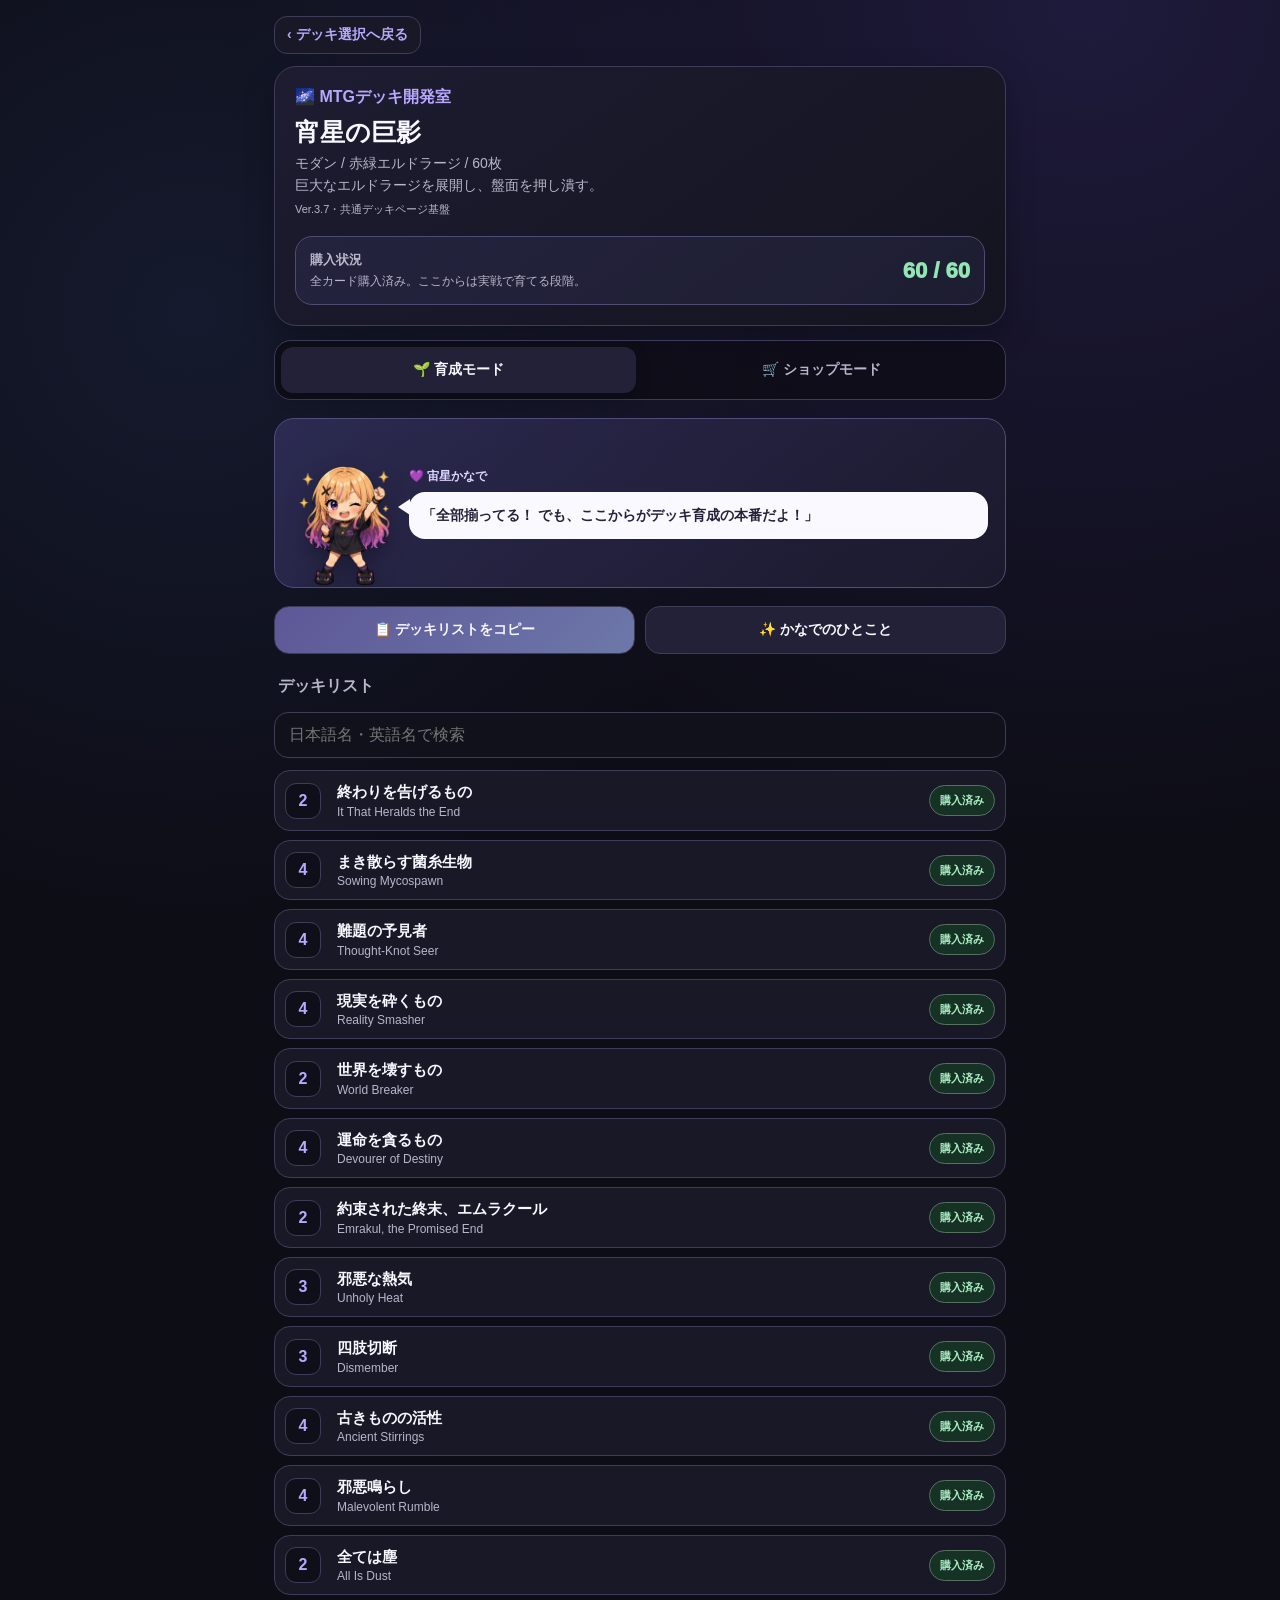
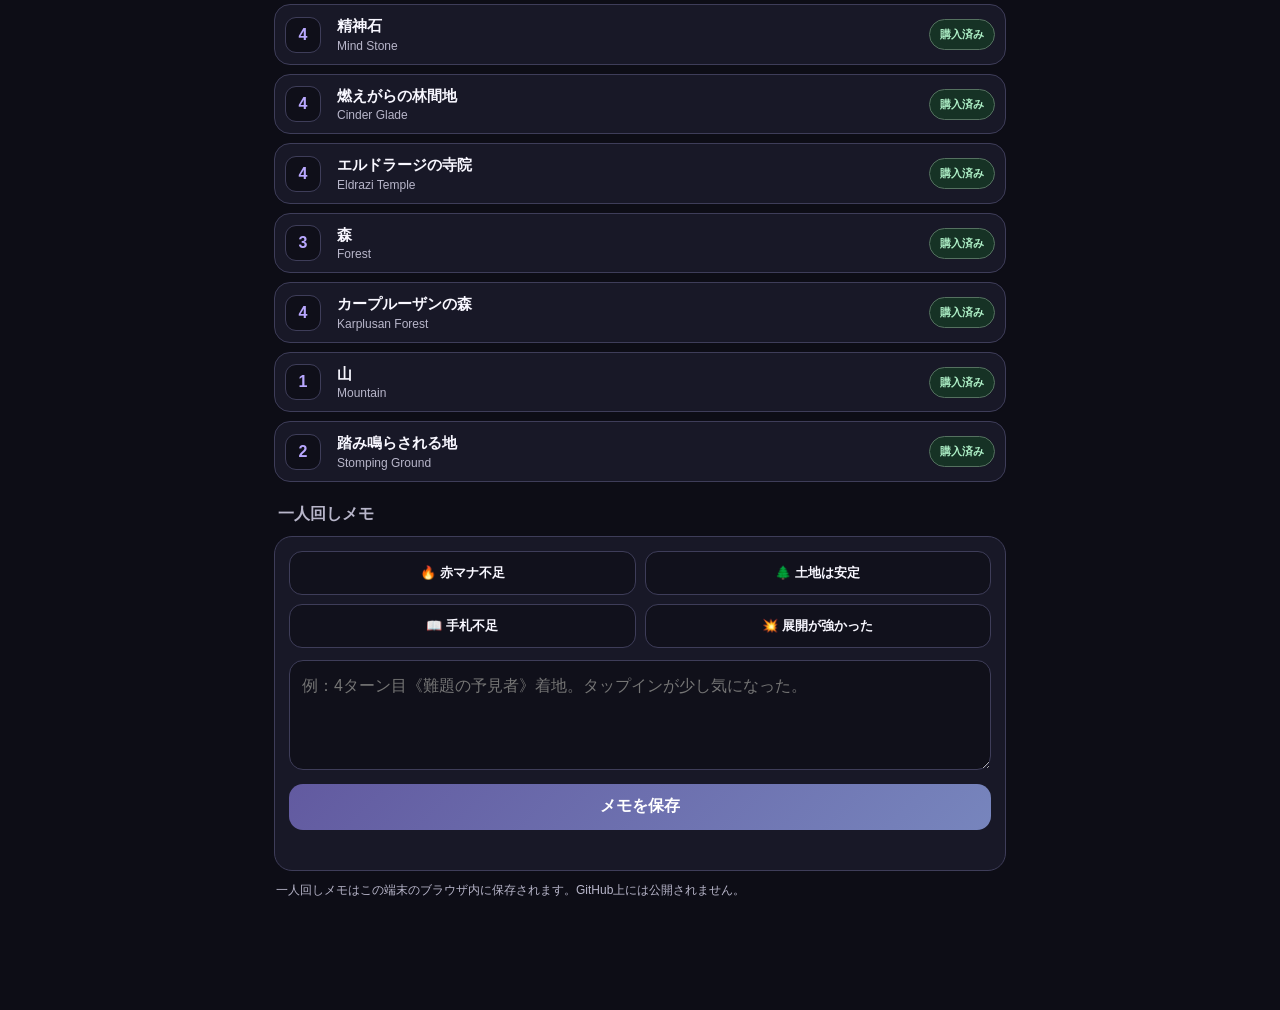
<file: yoiboshi.html>
<!doctype html>
<html lang="ja">
<head>
<meta charset="utf-8">
<meta name="viewport" content="width=device-width,initial-scale=1,viewport-fit=cover">
<meta name="theme-color" content="#12111d">
<link rel="icon" type="image/png" href="icon.png">
<link rel="apple-touch-icon" href="apple-touch-icon.png">
<title>宵星の巨影 | MTGデッキ開発室</title>
<style>
:root{
  --bg:#0d0d16;--panel:#181827;--panel2:#222137;--line:#3e3d59;
  --text:#f8f7ff;--muted:#b8b6ca;--accent:#b9a8ff;--accent2:#8ea7ff;
  --good:#92e6b4;--warn:#ffc979
}
*{box-sizing:border-box}
body{
  margin:0;color:var(--text);
  font-family:-apple-system,BlinkMacSystemFont,"Hiragino Sans","Yu Gothic UI",sans-serif;
  background:
    radial-gradient(circle at 85% 0%,rgba(119,93,255,.16),transparent 30%),
    radial-gradient(circle at 15% 12%,rgba(93,140,255,.10),transparent 24%),
    var(--bg);
}
button,input,textarea{font:inherit}
.app{max-width:760px;margin:auto;padding:16px 14px 100px}
.home-link{display:inline-flex;align-items:center;gap:7px;margin:0 0 12px;color:var(--accent);
 text-decoration:none;font-size:14px;font-weight:850;padding:9px 12px;border:1px solid var(--line);
 border-radius:13px;background:var(--panel)}
.hero{background:linear-gradient(145deg,#1d1c31,#141420);border:1px solid var(--line);
 border-radius:22px;padding:20px;box-shadow:0 12px 30px rgba(0,0,0,.26)}
.kicker{color:var(--accent);font-weight:850}
h1{font-size:25px;margin:8px 0 4px}
.sub{color:var(--muted);font-size:14px;line-height:1.55}
.ver{font-size:11px;margin-top:5px}
.complete-box{display:grid;grid-template-columns:1fr auto;gap:12px;align-items:center;margin-top:18px;
 padding:14px;border:1px solid #4d4c72;border-radius:17px;background:rgba(144,137,255,.08)}
.complete-label{font-size:13px;color:var(--muted);font-weight:800}
.complete-value{font-size:22px;font-weight:950;color:var(--good)}
.complete-note{font-size:12px;color:var(--muted);margin-top:4px}
.kanade-guide{position:relative;display:grid;grid-template-columns:118px 1fr;gap:6px;align-items:end;
 min-height:170px;margin:14px 0 18px;padding:12px 14px 12px 7px;overflow:hidden;
 border:1px solid #514d7c;border-radius:20px;background:linear-gradient(135deg,rgba(74,67,133,.45),rgba(27,26,45,.97))}
.kanade-guide img{width:125px;height:155px;object-fit:contain;object-position:center bottom;
 margin-bottom:-13px;filter:drop-shadow(0 9px 10px rgba(0,0,0,.28))}
.kanade-guide-text{align-self:center;padding:4px 3px}
.kanade-guide-name{font-size:12px;font-weight:900;color:#ddd6ff;margin-bottom:7px}
.kanade-bubble{position:relative;background:#faf9ff;color:#242238;border-radius:16px;
 padding:13px;font-size:14px;line-height:1.55;font-weight:850}
.kanade-bubble:before{content:"";position:absolute;left:-11px;bottom:24px;border-width:8px 12px 8px 0;
 border-style:solid;border-color:transparent #faf9ff transparent transparent}
.section-title{font-size:16px;color:var(--muted);font-weight:900;margin:22px 4px 11px}
.tools{display:grid;grid-template-columns:1fr 1fr;gap:10px;margin:14px 0}
.action{min-height:48px;border-radius:15px;border:1px solid var(--line);color:var(--text);
 font-weight:850;background:var(--panel2);font-size:14px}
.action.primary{background:linear-gradient(135deg,#5d5797,#6d78a9)}
.search{width:100%;min-height:46px;border:1px solid var(--line);border-radius:14px;background:#11111c;color:var(--text);
 padding:0 14px;outline:none;margin:4px 0 12px}
.search:focus{border-color:#827bd1}
.list{display:flex;flex-direction:column;gap:9px}
.card{display:grid;grid-template-columns:42px 1fr auto;align-items:center;gap:10px;
 background:var(--panel);border:1px solid var(--line);border-radius:16px;padding:11px 10px}
.card.hidden{display:none}
.qty{width:36px;height:36px;border-radius:11px;display:grid;place-items:center;
 background:#0f0f19;border:1px solid var(--line);font-weight:900;color:var(--accent)}
.names{min-width:0}
.jp{display:block;font-size:15px;font-weight:850;line-height:1.3;overflow-wrap:anywhere}
.en{display:block;font-size:12px;color:var(--muted);margin-top:3px;overflow-wrap:anywhere}
.status{border:1px solid #557160;background:#163225;color:#aef0c7;border-radius:999px;
 padding:7px 10px;font-size:11px;font-weight:900}
.status.testing{border-color:#80683f;background:#332914;color:#ffd999}
.notes{padding:14px;border:1px solid var(--line);border-radius:18px;background:var(--panel)}
.check-grid{display:grid;grid-template-columns:1fr 1fr;gap:9px;margin-bottom:12px}
.check-btn{min-height:44px;border:1px solid var(--line);border-radius:13px;background:#11111c;color:var(--text);
 font-weight:800;font-size:13px}
.check-btn.active{background:#39345f;border-color:#7770ba}
.memo{width:100%;min-height:110px;border:1px solid var(--line);border-radius:14px;background:#10101a;color:var(--text);
 padding:12px;resize:vertical;line-height:1.6}
.memo-save{margin-top:10px;width:100%;min-height:46px;border:0;border-radius:14px;
 background:linear-gradient(135deg,#625aa0,#7785bd);color:white;font-weight:900}
.saved{font-size:12px;color:var(--good);text-align:center;min-height:18px;margin-top:8px}
.note{font-size:12px;color:var(--muted);line-height:1.6;margin:10px 2px}
@media(max-width:520px){
 .tools,.check-grid{grid-template-columns:1fr}
 .kanade-guide{grid-template-columns:100px 1fr}
 .kanade-guide img{width:108px;height:140px}
 .kanade-bubble{font-size:13px}
 .card{grid-template-columns:38px 1fr}
 .status{grid-column:2;justify-self:start}
}

/* Ver.3.7 common deck-page foundation */
.mode-switch{display:grid;grid-template-columns:1fr 1fr;gap:8px;margin:14px 0 18px;padding:6px;border:1px solid var(--line);border-radius:17px;background:rgba(10,8,14,.55)}
.mode-tab{min-height:46px;border:0;border-radius:12px;background:transparent;color:var(--muted);font-weight:900;font-size:14px;cursor:pointer}
.mode-tab.active{color:var(--text);background:var(--panel2);box-shadow:0 5px 16px rgba(0,0,0,.22)}
.mode-panel{display:none}.mode-panel.active{display:block}
.growth-grid{display:grid;grid-template-columns:1fr 1fr;gap:10px;margin:12px 0 18px}
.growth-card{padding:15px;border:1px solid var(--line);border-radius:17px;background:var(--panel)}
.growth-card.wide{grid-column:1/-1}
.growth-label{font-size:11px;color:var(--accent);font-weight:900;margin-bottom:6px}
.growth-title{font-size:15px;font-weight:900;line-height:1.45}
.growth-text{font-size:12px;color:var(--muted);line-height:1.65;margin-top:5px}
.growth-memo{width:100%;min-height:115px;border:1px solid var(--line);border-radius:14px;background:rgba(8,7,12,.55);color:var(--text);padding:12px;resize:vertical;line-height:1.6}
.growth-save{width:100%;min-height:45px;margin-top:9px;border:0;border-radius:13px;background:var(--panel2);color:var(--text);font-weight:900}
.growth-saved{min-height:18px;margin-top:7px;text-align:center;color:var(--ok,#92e6b4);font-size:12px}
.empty-stage{padding:20px 16px;border:1px dashed var(--line);border-radius:17px;background:rgba(255,255,255,.025);text-align:center}
.empty-stage strong{display:block;font-size:15px;margin-bottom:6px}.empty-stage span{font-size:12px;color:var(--muted);line-height:1.65}
.upgrade-form{display:grid;grid-template-columns:1fr 1fr;gap:9px;margin-top:12px}
.upgrade-input{width:100%;min-height:46px;border:1px solid var(--line);border-radius:13px;background:rgba(8,7,12,.55);color:var(--text);padding:0 12px}
.upgrade-add{grid-column:1/-1;min-height:46px;border:0;border-radius:13px;background:var(--panel2);color:var(--text);font-weight:900}
.upgrade-list{display:flex;flex-direction:column;gap:9px;margin-top:12px}
.upgrade-item{display:grid;grid-template-columns:1fr auto;gap:10px;align-items:center;padding:12px;border:1px solid var(--line);border-radius:15px;background:var(--panel)}
.upgrade-pair{font-size:13px;font-weight:850;line-height:1.55}.upgrade-pair small{display:block;color:var(--muted);font-weight:700}
.upgrade-status{border:1px solid var(--line);border-radius:999px;background:rgba(8,7,12,.55);color:var(--text);padding:7px 10px;font-size:11px;font-weight:900}
@media(max-width:520px){.growth-grid,.upgrade-form{grid-template-columns:1fr}.growth-card.wide,.upgrade-add{grid-column:auto}}

</style>
</head>
<body>
<div class="app" data-deck-id="yoiboshi" data-default-mode="growth">
<a class="home-link" href="index.html">‹ デッキ選択へ戻る</a>

<section class="hero">
  <div class="kicker">🌌 MTGデッキ開発室</div>
  <h1>宵星の巨影</h1>
  <div class="sub">モダン / 赤緑エルドラージ / 60枚</div>
  <div class="sub">巨大なエルドラージを展開し、盤面を押し潰す。</div>
  <div class="sub ver">Ver.3.7・共通デッキページ基盤</div>
  <div class="complete-box">
    <div>
      <div class="complete-label">購入状況</div>
      <div class="complete-note">全カード購入済み。ここからは実戦で育てる段階。</div>
    </div>
    <div class="complete-value">60 / 60</div>
  </div>
</section>
<nav class="mode-switch" aria-label="デッキページのモード切替">
  <button class="mode-tab" type="button" data-mode="growth" aria-selected="false">🌱 育成モード</button>
  <button class="mode-tab" type="button" data-mode="shop" aria-selected="false">🛒 ショップモード</button>
</nav>
<section class="mode-panel" data-panel="growth">
<section class="kanade-guide" aria-live="polite">
  <img id="deckKanadeImage" src="kanade_success.png" alt="宙星かなで">
  <div class="kanade-guide-text">
    <div class="kanade-guide-name">💜 宙星かなで</div>
    <div class="kanade-bubble" id="deckKanadeMessage">「全部揃ってる！ でも、ここからがデッキ育成の本番だよ！」</div>
  </div>
</section>

<div class="tools">
  <button class="action primary" id="copyDeck" type="button">📋 デッキリストをコピー</button>
  <button class="action" id="randomLine" type="button">✨ かなでのひとこと</button>
</div>

<div class="section-title">デッキリスト</div>
<input class="search" id="search" type="search" placeholder="日本語名・英語名で検索">
<main class="list" id="list">
<article class="card" data-index="0" data-qty="2" data-en="It That Heralds the End" data-jp="終わりを告げるもの">
  <div class="qty">2</div>
  <div class="names">
    <span class="jp">終わりを告げるもの</span>
    <span class="en">It That Heralds the End</span>
  </div>
  <button class="status" type="button" aria-label="状態を変更">購入済み</button>
</article>
<article class="card" data-index="1" data-qty="4" data-en="Sowing Mycospawn" data-jp="まき散らす菌糸生物">
  <div class="qty">4</div>
  <div class="names">
    <span class="jp">まき散らす菌糸生物</span>
    <span class="en">Sowing Mycospawn</span>
  </div>
  <button class="status" type="button" aria-label="状態を変更">購入済み</button>
</article>
<article class="card" data-index="2" data-qty="4" data-en="Thought-Knot Seer" data-jp="難題の予見者">
  <div class="qty">4</div>
  <div class="names">
    <span class="jp">難題の予見者</span>
    <span class="en">Thought-Knot Seer</span>
  </div>
  <button class="status" type="button" aria-label="状態を変更">購入済み</button>
</article>
<article class="card" data-index="3" data-qty="4" data-en="Reality Smasher" data-jp="現実を砕くもの">
  <div class="qty">4</div>
  <div class="names">
    <span class="jp">現実を砕くもの</span>
    <span class="en">Reality Smasher</span>
  </div>
  <button class="status" type="button" aria-label="状態を変更">購入済み</button>
</article>
<article class="card" data-index="4" data-qty="2" data-en="World Breaker" data-jp="世界を壊すもの">
  <div class="qty">2</div>
  <div class="names">
    <span class="jp">世界を壊すもの</span>
    <span class="en">World Breaker</span>
  </div>
  <button class="status" type="button" aria-label="状態を変更">購入済み</button>
</article>
<article class="card" data-index="5" data-qty="4" data-en="Devourer of Destiny" data-jp="運命を貪るもの">
  <div class="qty">4</div>
  <div class="names">
    <span class="jp">運命を貪るもの</span>
    <span class="en">Devourer of Destiny</span>
  </div>
  <button class="status" type="button" aria-label="状態を変更">購入済み</button>
</article>
<article class="card" data-index="6" data-qty="2" data-en="Emrakul, the Promised End" data-jp="約束された終末、エムラクール">
  <div class="qty">2</div>
  <div class="names">
    <span class="jp">約束された終末、エムラクール</span>
    <span class="en">Emrakul, the Promised End</span>
  </div>
  <button class="status" type="button" aria-label="状態を変更">購入済み</button>
</article>
<article class="card" data-index="7" data-qty="3" data-en="Unholy Heat" data-jp="邪悪な熱気">
  <div class="qty">3</div>
  <div class="names">
    <span class="jp">邪悪な熱気</span>
    <span class="en">Unholy Heat</span>
  </div>
  <button class="status" type="button" aria-label="状態を変更">購入済み</button>
</article>
<article class="card" data-index="8" data-qty="3" data-en="Dismember" data-jp="四肢切断">
  <div class="qty">3</div>
  <div class="names">
    <span class="jp">四肢切断</span>
    <span class="en">Dismember</span>
  </div>
  <button class="status" type="button" aria-label="状態を変更">購入済み</button>
</article>
<article class="card" data-index="9" data-qty="4" data-en="Ancient Stirrings" data-jp="古きものの活性">
  <div class="qty">4</div>
  <div class="names">
    <span class="jp">古きものの活性</span>
    <span class="en">Ancient Stirrings</span>
  </div>
  <button class="status" type="button" aria-label="状態を変更">購入済み</button>
</article>
<article class="card" data-index="10" data-qty="4" data-en="Malevolent Rumble" data-jp="邪悪鳴らし">
  <div class="qty">4</div>
  <div class="names">
    <span class="jp">邪悪鳴らし</span>
    <span class="en">Malevolent Rumble</span>
  </div>
  <button class="status" type="button" aria-label="状態を変更">購入済み</button>
</article>
<article class="card" data-index="11" data-qty="2" data-en="All Is Dust" data-jp="全ては塵">
  <div class="qty">2</div>
  <div class="names">
    <span class="jp">全ては塵</span>
    <span class="en">All Is Dust</span>
  </div>
  <button class="status" type="button" aria-label="状態を変更">購入済み</button>
</article>
<article class="card" data-index="12" data-qty="4" data-en="Mind Stone" data-jp="精神石">
  <div class="qty">4</div>
  <div class="names">
    <span class="jp">精神石</span>
    <span class="en">Mind Stone</span>
  </div>
  <button class="status" type="button" aria-label="状態を変更">購入済み</button>
</article>
<article class="card" data-index="13" data-qty="4" data-en="Cinder Glade" data-jp="燃えがらの林間地">
  <div class="qty">4</div>
  <div class="names">
    <span class="jp">燃えがらの林間地</span>
    <span class="en">Cinder Glade</span>
  </div>
  <button class="status" type="button" aria-label="状態を変更">購入済み</button>
</article>
<article class="card" data-index="14" data-qty="4" data-en="Eldrazi Temple" data-jp="エルドラージの寺院">
  <div class="qty">4</div>
  <div class="names">
    <span class="jp">エルドラージの寺院</span>
    <span class="en">Eldrazi Temple</span>
  </div>
  <button class="status" type="button" aria-label="状態を変更">購入済み</button>
</article>
<article class="card" data-index="15" data-qty="3" data-en="Forest" data-jp="森">
  <div class="qty">3</div>
  <div class="names">
    <span class="jp">森</span>
    <span class="en">Forest</span>
  </div>
  <button class="status" type="button" aria-label="状態を変更">購入済み</button>
</article>
<article class="card" data-index="16" data-qty="4" data-en="Karplusan Forest" data-jp="カープルーザンの森">
  <div class="qty">4</div>
  <div class="names">
    <span class="jp">カープルーザンの森</span>
    <span class="en">Karplusan Forest</span>
  </div>
  <button class="status" type="button" aria-label="状態を変更">購入済み</button>
</article>
<article class="card" data-index="17" data-qty="1" data-en="Mountain" data-jp="山">
  <div class="qty">1</div>
  <div class="names">
    <span class="jp">山</span>
    <span class="en">Mountain</span>
  </div>
  <button class="status" type="button" aria-label="状態を変更">購入済み</button>
</article>
<article class="card" data-index="18" data-qty="2" data-en="Stomping Ground" data-jp="踏み鳴らされる地">
  <div class="qty">2</div>
  <div class="names">
    <span class="jp">踏み鳴らされる地</span>
    <span class="en">Stomping Ground</span>
  </div>
  <button class="status" type="button" aria-label="状態を変更">購入済み</button>
</article>
</main>

<div class="section-title">一人回しメモ</div>
<section class="notes">
  <div class="check-grid">
    <button class="check-btn" type="button" data-key="redMana">🔥 赤マナ不足</button>
    <button class="check-btn" type="button" data-key="landGood">🌲 土地は安定</button>
    <button class="check-btn" type="button" data-key="drawLow">📖 手札不足</button>
    <button class="check-btn" type="button" data-key="curveGood">💥 展開が強かった</button>
  </div>
  <textarea class="memo" id="memo" placeholder="例：4ターン目《難題の予見者》着地。タップインが少し気になった。"></textarea>
  <button class="memo-save" id="saveMemo" type="button">メモを保存</button>
  <div class="saved" id="saved"></div>
</section>
<div class="note">一人回しメモはこの端末のブラウザ内に保存されます。GitHub上には公開されません。</div>
</section>
<section class="mode-panel" data-panel="shop">
  <div class="growth-grid">
    <article class="growth-card wide"><div class="growth-label">UPGRADE MANAGEMENT</div><div class="growth-title">完成後のショップモード</div><div class="growth-text">購入チェックではなく、入れ替え候補をIN／OUTの組で管理する場所。追加した候補はこの端末に保存されます。</div></article>
    <article class="growth-card wide">
      <div class="growth-label">新しい入れ替え候補</div>
      <div class="upgrade-form"><input class="upgrade-input" id="upgradeIn" placeholder="IN：追加したいカード"><input class="upgrade-input" id="upgradeOut" placeholder="OUT：外す候補"><button class="upgrade-add" id="upgradeAdd" type="button">候補を追加</button></div>
      <div class="upgrade-list" id="upgradeList"></div>
    </article>
  </div>
</section>
</div>

<script>
(function(){
"use strict";

var deckLines = ["2 It That Heralds the End", "4 Sowing Mycospawn", "4 Thought-Knot Seer", "4 Reality Smasher", "2 World Breaker", "4 Devourer of Destiny", "2 Emrakul, the Promised End", "3 Unholy Heat", "3 Dismember", "4 Ancient Stirrings", "4 Malevolent Rumble", "2 All Is Dust", "4 Mind Stone", "4 Cinder Glade", "4 Eldrazi Temple", "3 Forest", "4 Karplusan Forest", "1 Mountain", "2 Stomping Ground"];
var messages = [
  {image:"kanade_success.png", text:"「全部揃ってる！ でも、ここからがデッキ育成の本番だよ！」"},
  {image:"kanade_happy.png", text:"「4ターン目《難題の予見者》、今日も決めたいね！」"},
  {image:"kanade_happy.png", text:"「さぁ、宵星の巨影の出番だよ！」"},
  {image:"kanade_thinking.png", text:"「土地バランス、今日の回り方もちゃんと見てこ。」"},
  {image:"kanade_thinking.png", text:"「《燃えがらの林間地》がタップインする場面、要チェックだね。」"},
  {image:"kanade_normal.png", text:"「完成しても、遊ぶたびに新しい改善点は見つかるよ。」"}
];

var image = document.getElementById("deckKanadeImage");
var message = document.getElementById("deckKanadeMessage");
var last = -1;

function changeLine(){
  var idx;
  do{idx=Math.floor(Math.random()*messages.length);}
  while(messages.length>1 && idx===last);
  last=idx;
  image.src=messages[idx].image;
  message.textContent=messages[idx].text;
}
document.getElementById("randomLine").addEventListener("click",changeLine);

var cards=[].slice.call(document.querySelectorAll(".card"));
document.getElementById("search").addEventListener("input",function(){
  var q=this.value.trim().toLowerCase();
  cards.forEach(function(card){
    var hay=(card.dataset.en+" "+card.dataset.jp).toLowerCase();
    card.classList.toggle("hidden",q && !hay.includes(q));
  });
});

cards.forEach(function(card){
  var button=card.querySelector(".status");
  button.addEventListener("click",function(){
    var testing=button.classList.toggle("testing");
    button.textContent=testing?"調整候補":"購入済み";
  });
});

function copyText(text){
  if(navigator.clipboard&&window.isSecureContext){
    navigator.clipboard.writeText(text);
  }else{
    var ta=document.createElement("textarea");
    ta.value=text;document.body.appendChild(ta);ta.select();
    document.execCommand("copy");ta.remove();
  }
  var original=message.textContent;
  image.src="kanade_happy.png";
  message.textContent="「デッキリスト、コピーしたよ！」";
  setTimeout(function(){message.textContent=original;},1600);
}
document.getElementById("copyDeck").addEventListener("click",function(){
  copyText(deckLines.join("\n"));
});

var STORAGE="mtg-deck-lab-yoiboshi-notes-v1";
var state;
try{state=JSON.parse(localStorage.getItem(STORAGE)||"{}");}catch(e){state={};}
var memo=document.getElementById("memo");
memo.value=state.memo||"";

document.querySelectorAll(".check-btn").forEach(function(btn){
  var key=btn.dataset.key;
  if(state[key])btn.classList.add("active");
  btn.addEventListener("click",function(){
    btn.classList.toggle("active");
  });
});

document.getElementById("saveMemo").addEventListener("click",function(){
  var next={memo:memo.value};
  document.querySelectorAll(".check-btn").forEach(function(btn){
    next[btn.dataset.key]=btn.classList.contains("active");
  });
  localStorage.setItem(STORAGE,JSON.stringify(next));
  var saved=document.getElementById("saved");
  saved.textContent="保存しました";
  image.src="kanade_happy.png";
  message.textContent="「メモ保存完了！ 次の調整に活かそ！」";
  setTimeout(function(){saved.textContent="";},1600);
});
})();
</script>

<script>
(function(){
  "use strict";
  var root=document.querySelector(".app");
  if(!root)return;
  var deckId=root.getAttribute("data-deck-id")||"deck";
  var defaultMode=root.getAttribute("data-default-mode")||"growth";
  var modeKey="mtg-deck-lab-mode-"+deckId;
  var tabs=[].slice.call(document.querySelectorAll(".mode-tab"));
  var panels=[].slice.call(document.querySelectorAll(".mode-panel"));
  function setMode(mode){
    tabs.forEach(function(tab){
      var active=tab.getAttribute("data-mode")===mode;
      tab.classList.toggle("active",active);
      tab.setAttribute("aria-selected",String(active));
    });
    panels.forEach(function(panel){panel.classList.toggle("active",panel.getAttribute("data-panel")===mode);});
    try{localStorage.setItem(modeKey,mode);}catch(e){}
  }
  tabs.forEach(function(tab){tab.addEventListener("click",function(){setMode(tab.getAttribute("data-mode"));});});
  var initial=defaultMode;
  try{initial=localStorage.getItem(modeKey)||defaultMode;}catch(e){}
  if(initial!=="growth"&&initial!=="shop")initial=defaultMode;
  setMode(initial);

  var memo=document.querySelector("[data-growth-memo]");
  var save=document.querySelector("[data-growth-save]");
  var saved=document.querySelector("[data-growth-saved]");
  var memoKey="mtg-deck-lab-growth-memo-"+deckId;
  if(memo){try{memo.value=localStorage.getItem(memoKey)||"";}catch(e){}}
  if(save&&memo){save.addEventListener("click",function(){
    try{localStorage.setItem(memoKey,memo.value);}catch(e){}
    if(saved){saved.textContent="保存しました";setTimeout(function(){saved.textContent="";},1400);}
  });}
})();
</script>

<script>
(function(){
  "use strict";
  var inputIn=document.getElementById("upgradeIn"),inputOut=document.getElementById("upgradeOut"),add=document.getElementById("upgradeAdd"),list=document.getElementById("upgradeList");
  if(!inputIn||!inputOut||!add||!list)return;
  var KEY="mtg-deck-lab-yoiboshi-upgrades-v1";
  var labels=["検討中","購入予定","購入済み","入れ替え完了"];
  function load(){try{return JSON.parse(localStorage.getItem(KEY)||"[]");}catch(e){return [];}}
  var items=load();
  function save(){try{localStorage.setItem(KEY,JSON.stringify(items));}catch(e){}}
  function render(){
    list.innerHTML="";
    if(!items.length){list.innerHTML='<div class="empty-stage"><strong>まだ候補はありません</strong><span>気になるカードが見つかったら、IN／OUTを組にして追加しよう。</span></div>';return;}
    items.forEach(function(item,index){
      var row=document.createElement("div");row.className="upgrade-item";
      var pair=document.createElement("div");pair.className="upgrade-pair";pair.textContent="IN："+(item.in||"未定");
      var small=document.createElement("small");small.textContent="OUT："+(item.out||"未定");pair.appendChild(small);
      var status=document.createElement("button");status.type="button";status.className="upgrade-status";status.textContent=labels[item.status||0];
      status.addEventListener("click",function(){item.status=((item.status||0)+1)%labels.length;save();render();});
      status.addEventListener("contextmenu",function(e){e.preventDefault();if(confirm("この候補を削除しますか？")){items.splice(index,1);save();render();}});
      row.appendChild(pair);row.appendChild(status);list.appendChild(row);
    });
  }
  add.addEventListener("click",function(){
    var vin=inputIn.value.trim(),vout=inputOut.value.trim();if(!vin&&!vout)return;
    items.unshift({in:vin,out:vout,status:0});inputIn.value="";inputOut.value="";save();render();
  });
  render();
})();
</script>

</body>
</html>
</file>
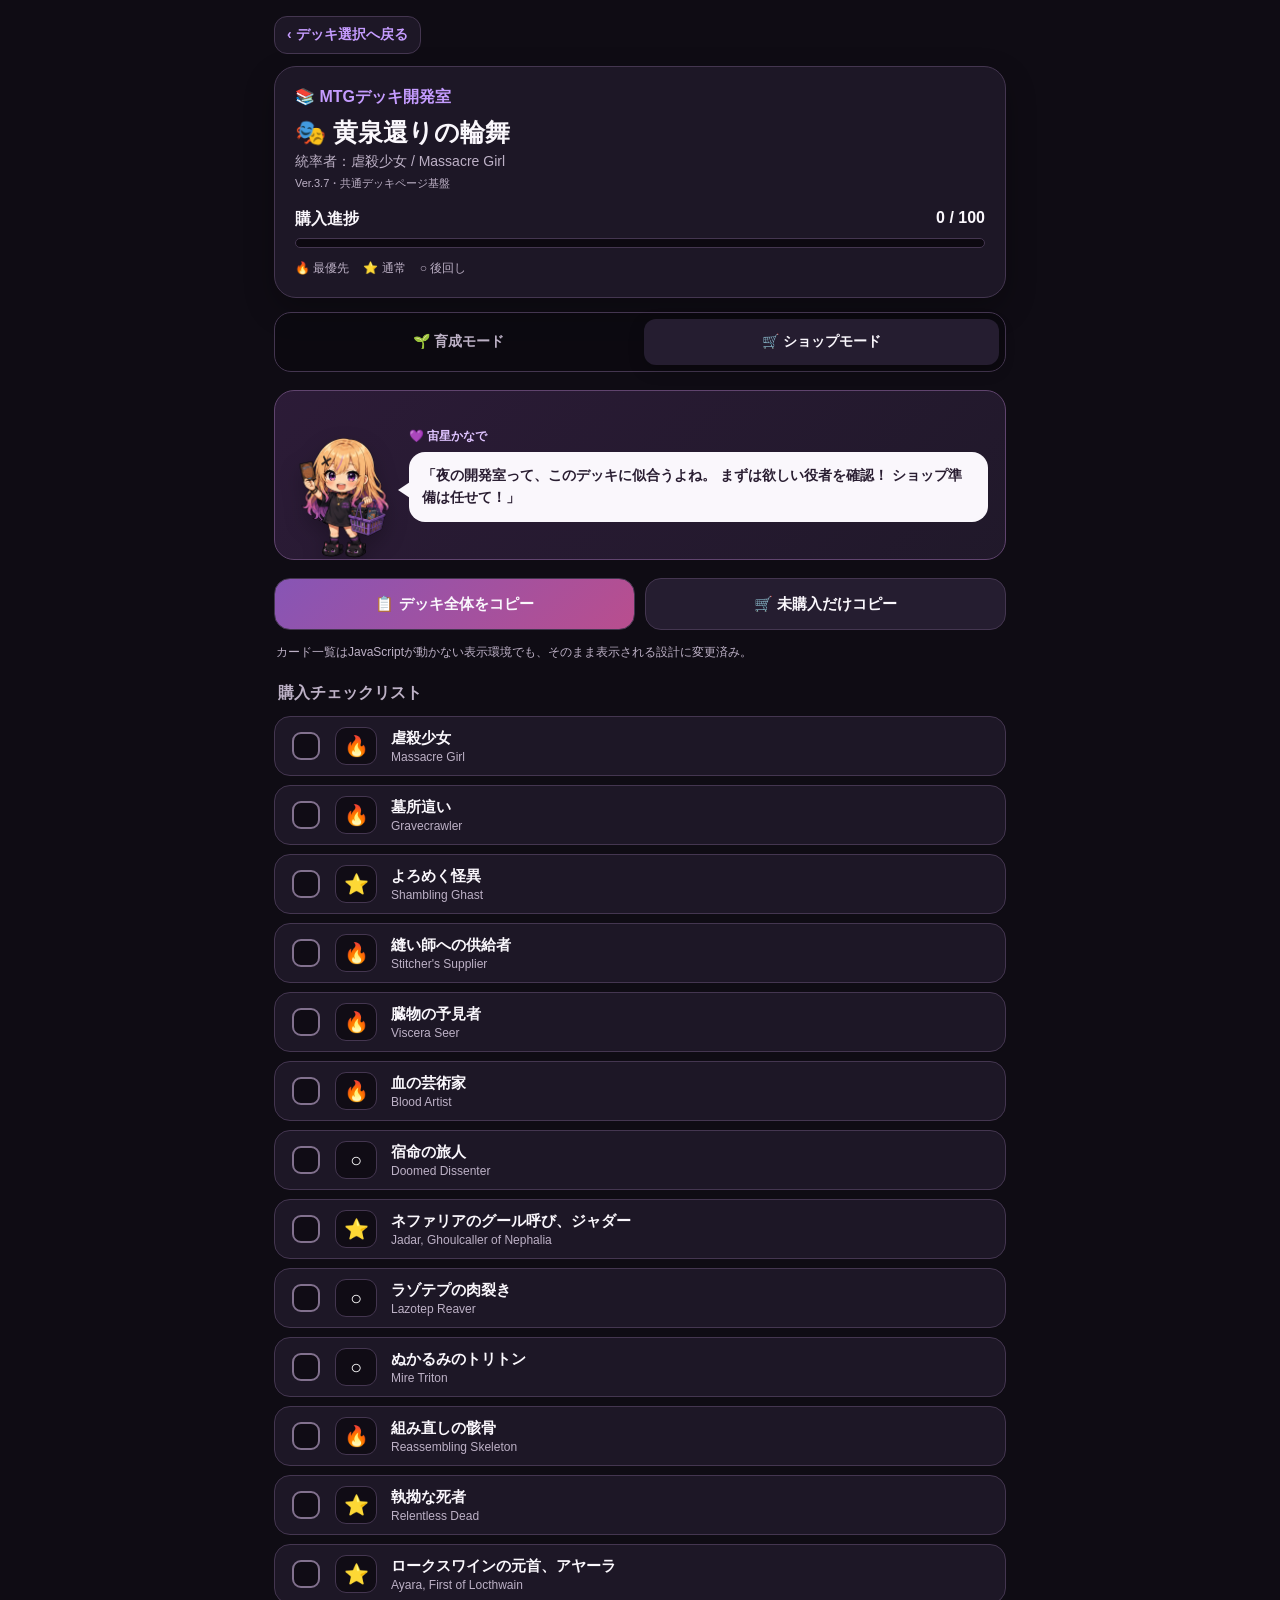
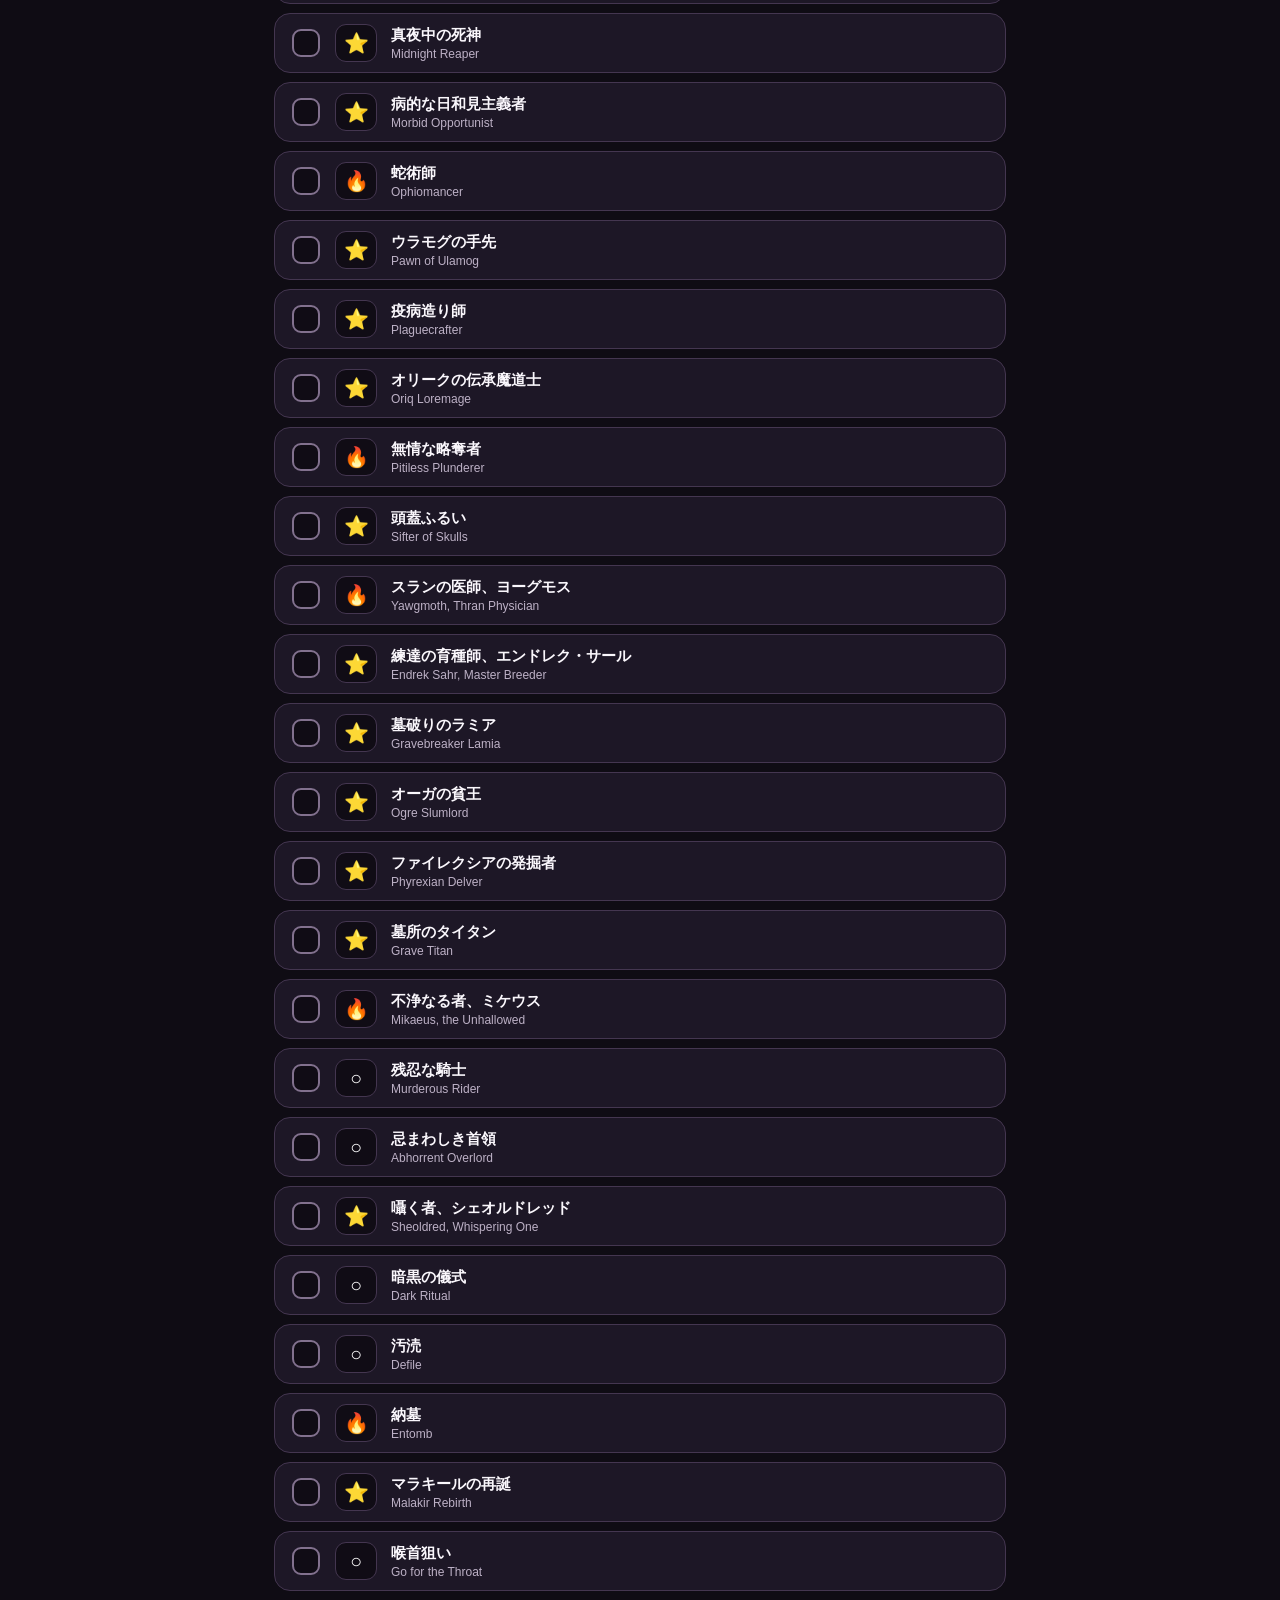
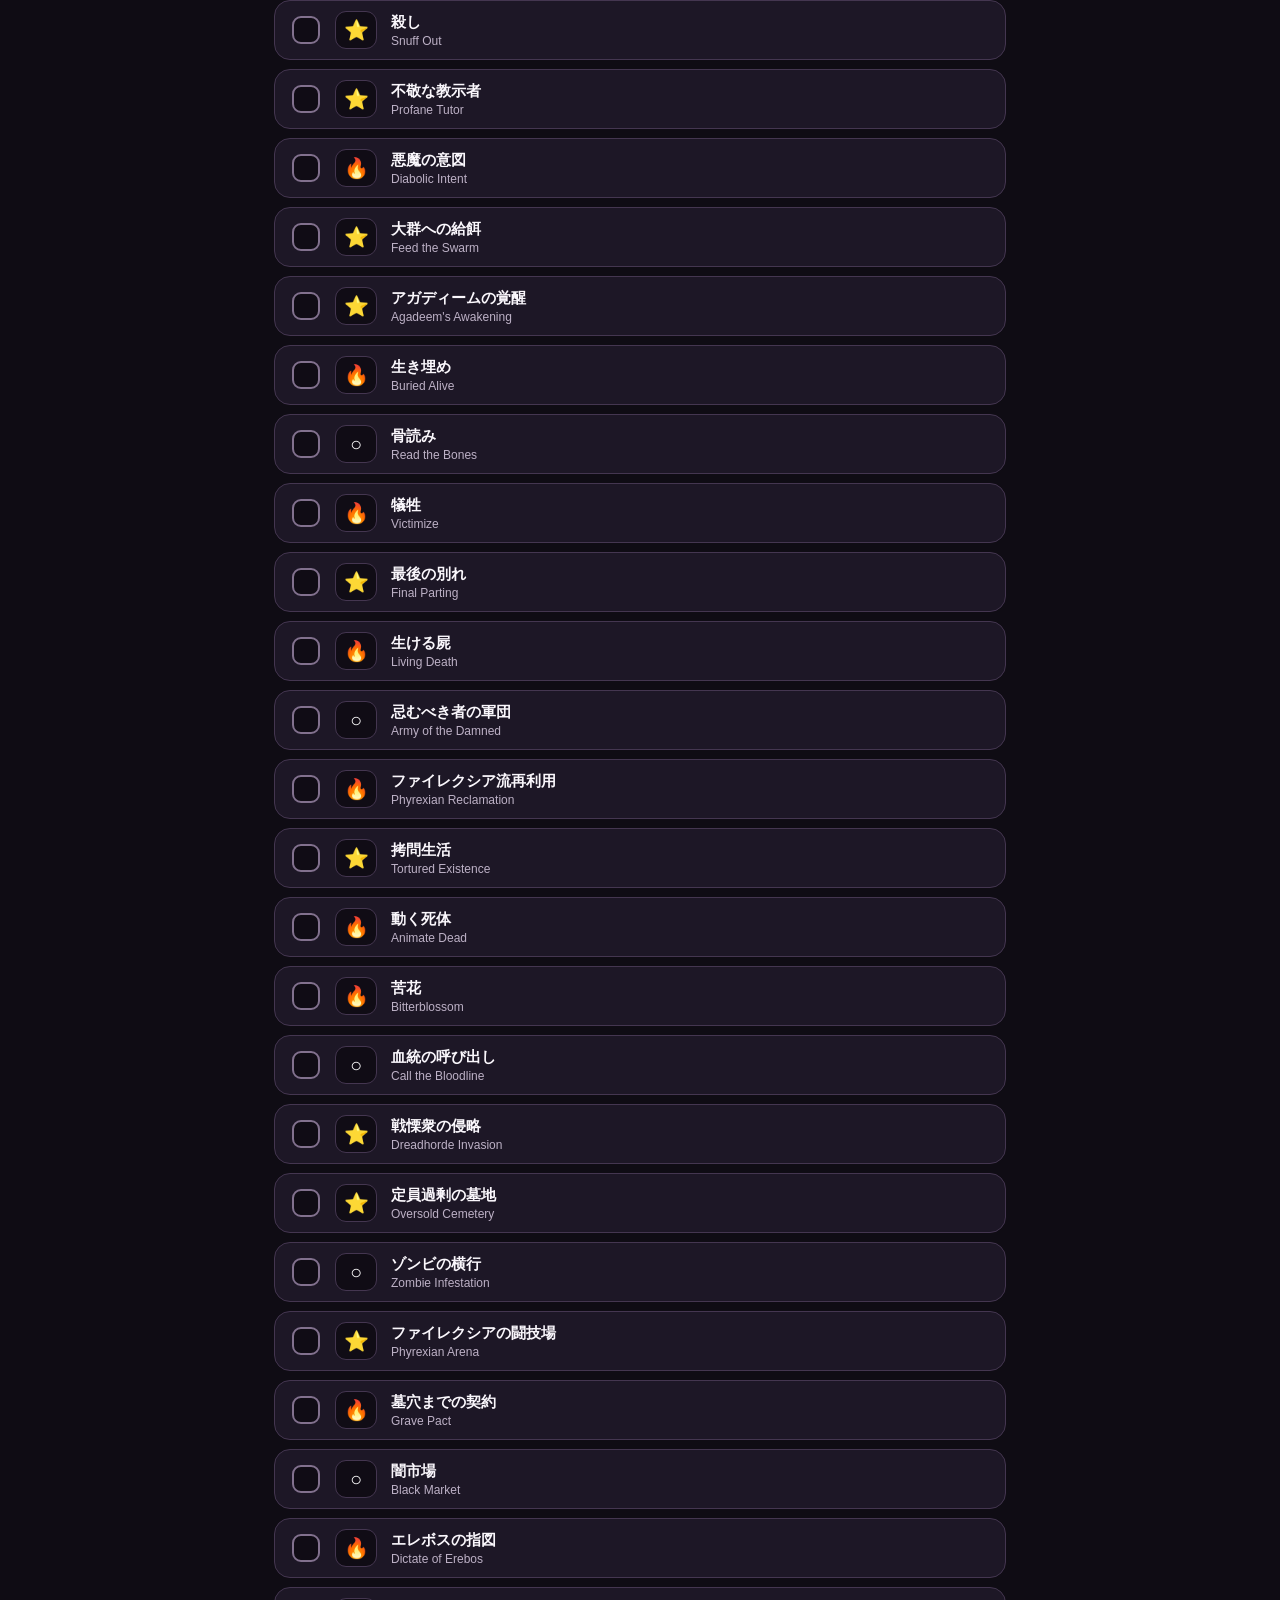
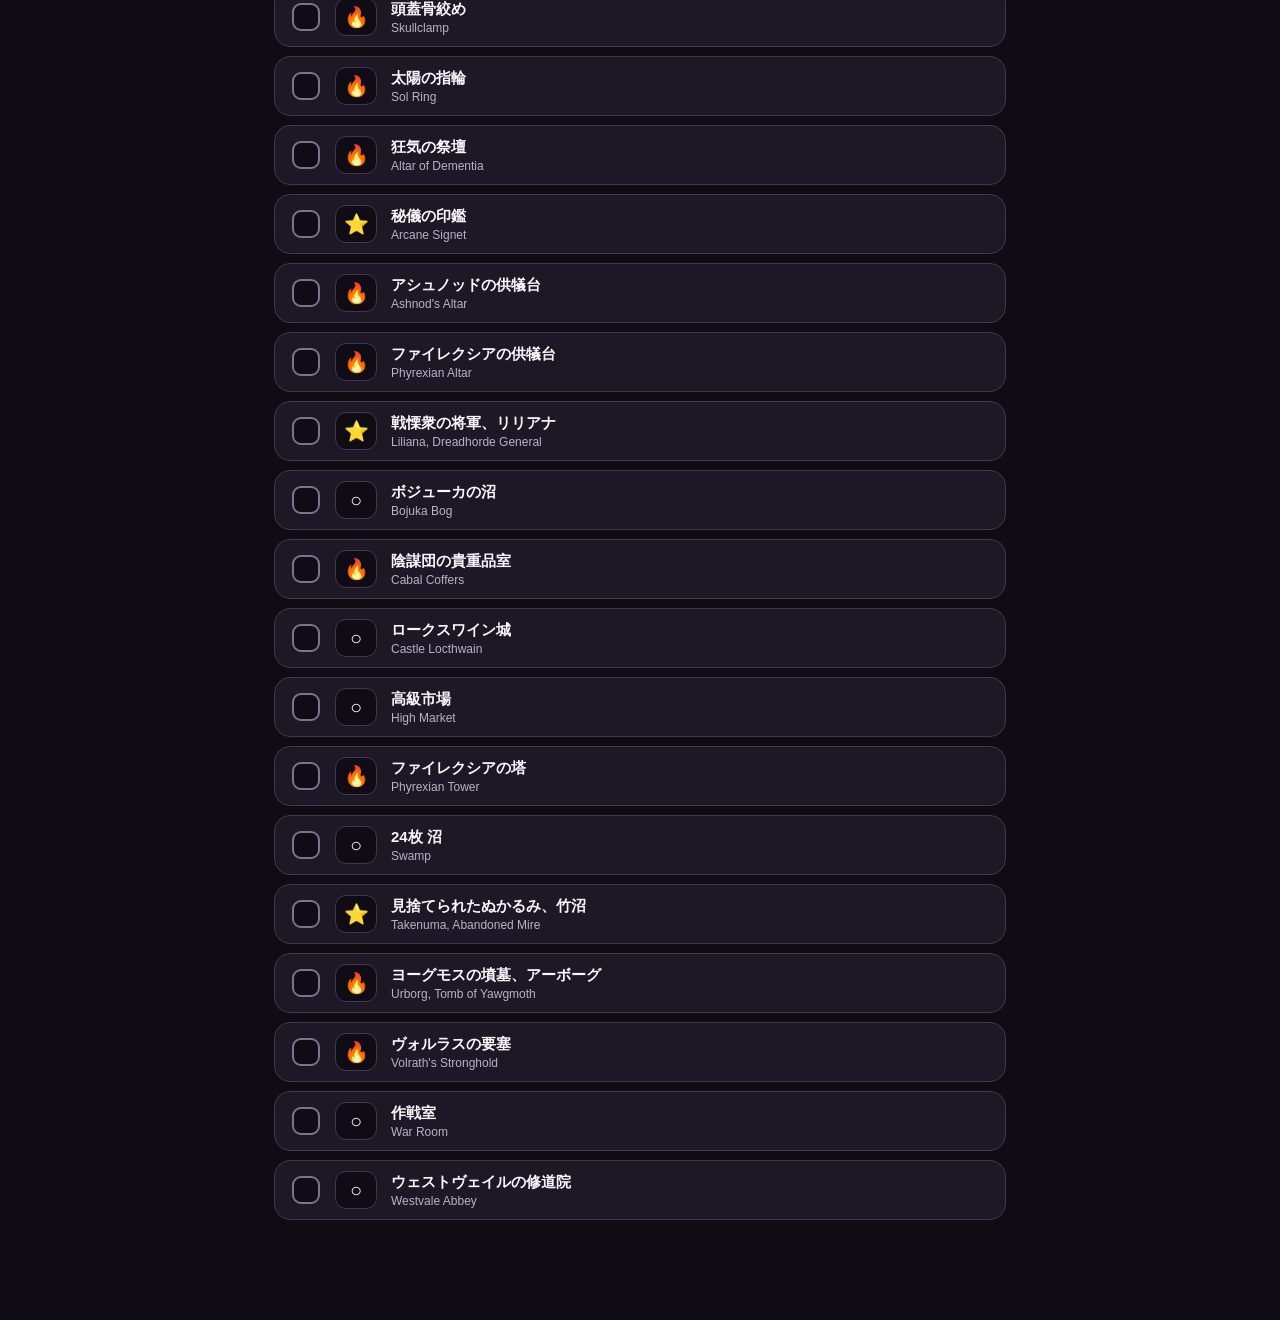
<file: yomigaeri.html>
<!doctype html>
<html lang="ja">
<head>
<meta charset="utf-8">
<meta name="viewport" content="width=device-width,initial-scale=1,viewport-fit=cover">
<meta name="theme-color" content="#0f0c14">
<link rel="icon" type="image/png" href="icon.png">
<link rel="apple-touch-icon" href="apple-touch-icon.png">
<title>黄泉還りの輪舞 | MTGデッキ開発室</title>
<style>
:root{--bg:#0f0c14;--panel:#1d1726;--panel2:#251d30;--line:#443650;--text:#faf7fc;--muted:#bdb1c6;--accent:#c59cff;--ok:#8ce3b3}
*{box-sizing:border-box} body{margin:0;background:var(--bg);color:var(--text);font-family:-apple-system,BlinkMacSystemFont,"Hiragino Sans","Yu Gothic UI",sans-serif}
.app{max-width:760px;margin:auto;padding:16px 14px 100px}
.hero{background:var(--panel);border:1px solid var(--line);border-radius:22px;padding:20px;box-shadow:0 12px 30px rgba(0,0,0,.25)}
.kicker{color:var(--accent);font-weight:800} h1{font-size:25px;margin:8px 0 4px} .sub{color:var(--muted);font-size:14px} .ver{font-size:11px;margin-top:5px}
.progressrow{display:flex;justify-content:space-between;margin-top:18px;font-weight:700} .bar{height:10px;border:1px solid var(--line);border-radius:999px;margin-top:8px;overflow:hidden;background:#0d0911} .fill{height:100%;width:0;background:linear-gradient(90deg,#8e5bc3,#d35e9e)}
.legend{display:flex;gap:14px;flex-wrap:wrap;color:var(--muted);font-size:12px;margin-top:12px}
.actions{display:grid;grid-template-columns:1fr 1fr;gap:10px;margin:14px 0} button{font:inherit}
.action{min-height:52px;border-radius:16px;border:1px solid var(--line);color:var(--text);font-weight:800;background:var(--panel2);font-size:15px}
.action.primary{background:linear-gradient(135deg,#8755b5,#b94e8e)}
h2{font-size:16px;color:var(--muted);margin:22px 4px 12px}
.list{display:flex;flex-direction:column;gap:9px}
.card{display:grid;grid-template-columns:42px 48px 1fr;align-items:center;gap:8px;background:var(--panel);border:1px solid var(--line);border-radius:16px;padding:10px}
.check{appearance:none;-webkit-appearance:none;width:28px;height:28px;border:2px solid #82718e;border-radius:9px;background:#100c15;margin:auto}
.check:checked{background:var(--ok);border-color:var(--ok)} .check:checked:after{content:"✓";display:block;text-align:center;color:#122017;font-size:19px;font-weight:900}
.priority{width:42px;height:38px;border-radius:11px;border:1px solid var(--line);background:#100c15;color:white;font-size:20px}
.names{min-width:0} .jp{display:block;font-size:15px;font-weight:800;line-height:1.3} .en{display:block;font-size:12px;color:var(--muted);margin-top:3px;overflow-wrap:anywhere}
.card.done{opacity:.56} .card.done .jp{text-decoration:line-through}
.toast{position:fixed;left:50%;bottom:28px;transform:translateX(-50%);background:white;color:#24172d;padding:11px 16px;border-radius:999px;font-weight:800;display:none;z-index:5}
.fallback{font-size:12px;color:var(--muted);margin:12px 2px}
.home-link{display:inline-flex;align-items:center;gap:7px;margin:0 0 12px;color:var(--accent);text-decoration:none;font-size:14px;font-weight:850;padding:9px 12px;border:1px solid var(--line);border-radius:13px;background:var(--panel)}

.kanade-guide{
  position:relative;display:grid;grid-template-columns:118px 1fr;gap:6px;align-items:end;
  min-height:170px;margin:14px 0 18px;padding:12px 14px 12px 7px;overflow:hidden;
  border:1px solid #60446e;border-radius:20px;
  background:linear-gradient(135deg,rgba(83,48,103,.42),rgba(33,25,43,.96));
}
.kanade-guide img{
  width:125px;height:155px;object-fit:contain;object-position:center bottom;
  margin-bottom:-13px;filter:drop-shadow(0 9px 10px rgba(0,0,0,.25));
}
.kanade-guide-text{align-self:center;padding:4px 3px}
.kanade-guide-name{font-size:12px;font-weight:900;color:#dfc3ff;margin-bottom:7px}
.kanade-bubble{
  position:relative;background:#faf7fc;color:#291d31;border-radius:16px;
  padding:13px 13px;font-size:14px;line-height:1.55;font-weight:800;
}
.kanade-bubble:before{
  content:"";position:absolute;left:-11px;bottom:24px;border-width:8px 12px 8px 0;
  border-style:solid;border-color:transparent #faf7fc transparent transparent;
}

@media(max-width:520px){.actions{grid-template-columns:1fr}.kanade-guide{grid-template-columns:100px 1fr}.kanade-guide img{width:108px;height:140px}.kanade-bubble{font-size:13px}}

/* Ver.3.7 common deck-page foundation */
.mode-switch{display:grid;grid-template-columns:1fr 1fr;gap:8px;margin:14px 0 18px;padding:6px;border:1px solid var(--line);border-radius:17px;background:rgba(10,8,14,.55)}
.mode-tab{min-height:46px;border:0;border-radius:12px;background:transparent;color:var(--muted);font-weight:900;font-size:14px;cursor:pointer}
.mode-tab.active{color:var(--text);background:var(--panel2);box-shadow:0 5px 16px rgba(0,0,0,.22)}
.mode-panel{display:none}.mode-panel.active{display:block}
.growth-grid{display:grid;grid-template-columns:1fr 1fr;gap:10px;margin:12px 0 18px}
.growth-card{padding:15px;border:1px solid var(--line);border-radius:17px;background:var(--panel)}
.growth-card.wide{grid-column:1/-1}
.growth-label{font-size:11px;color:var(--accent);font-weight:900;margin-bottom:6px}
.growth-title{font-size:15px;font-weight:900;line-height:1.45}
.growth-text{font-size:12px;color:var(--muted);line-height:1.65;margin-top:5px}
.growth-memo{width:100%;min-height:115px;border:1px solid var(--line);border-radius:14px;background:rgba(8,7,12,.55);color:var(--text);padding:12px;resize:vertical;line-height:1.6}
.growth-save{width:100%;min-height:45px;margin-top:9px;border:0;border-radius:13px;background:var(--panel2);color:var(--text);font-weight:900}
.growth-saved{min-height:18px;margin-top:7px;text-align:center;color:var(--ok,#92e6b4);font-size:12px}
.empty-stage{padding:20px 16px;border:1px dashed var(--line);border-radius:17px;background:rgba(255,255,255,.025);text-align:center}
.empty-stage strong{display:block;font-size:15px;margin-bottom:6px}.empty-stage span{font-size:12px;color:var(--muted);line-height:1.65}
.upgrade-form{display:grid;grid-template-columns:1fr 1fr;gap:9px;margin-top:12px}
.upgrade-input{width:100%;min-height:46px;border:1px solid var(--line);border-radius:13px;background:rgba(8,7,12,.55);color:var(--text);padding:0 12px}
.upgrade-add{grid-column:1/-1;min-height:46px;border:0;border-radius:13px;background:var(--panel2);color:var(--text);font-weight:900}
.upgrade-list{display:flex;flex-direction:column;gap:9px;margin-top:12px}
.upgrade-item{display:grid;grid-template-columns:1fr auto;gap:10px;align-items:center;padding:12px;border:1px solid var(--line);border-radius:15px;background:var(--panel)}
.upgrade-pair{font-size:13px;font-weight:850;line-height:1.55}.upgrade-pair small{display:block;color:var(--muted);font-weight:700}
.upgrade-status{border:1px solid var(--line);border-radius:999px;background:rgba(8,7,12,.55);color:var(--text);padding:7px 10px;font-size:11px;font-weight:900}
@media(max-width:520px){.growth-grid,.upgrade-form{grid-template-columns:1fr}.growth-card.wide,.upgrade-add{grid-column:auto}}

</style>
</head>
<body>
<div class="app" data-deck-id="yomigaeri" data-default-mode="shop">
<a class="home-link" href="index.html">‹ デッキ選択へ戻る</a>
<section class="hero">
<div class="kicker">📚 MTGデッキ開発室</div>
<h1>🎭 黄泉還りの輪舞</h1>
<div class="sub">統率者：虐殺少女 / Massacre Girl</div>
<div class="sub ver">Ver.3.7・共通デッキページ基盤</div>
<div class="progressrow"><span>購入進捗</span><strong id="progressText">0 / 100</strong></div>
<div class="bar"><div class="fill" id="fill"></div></div>
<div class="legend"><span>🔥 最優先</span><span>⭐ 通常</span><span>○ 後回し</span></div>
</section>
<nav class="mode-switch" aria-label="デッキページのモード切替">
  <button class="mode-tab" type="button" data-mode="growth" aria-selected="false">🌱 育成モード</button>
  <button class="mode-tab" type="button" data-mode="shop" aria-selected="false">🛒 ショップモード</button>
</nav>
<section class="mode-panel" data-panel="growth">
  <div class="growth-grid">
    <article class="growth-card wide"><div class="growth-label">DECK OVERVIEW</div><div class="growth-title">死者たちが何度でも舞台へ戻る、黒単リアニメイトの輪舞。</div><div class="growth-text">小型を並べ、《虐殺少女》の登場で死亡連鎖を起こし、墓地から再演する。</div></article>
    <article class="growth-card"><div class="growth-label">現在の段階</div><div class="growth-title">カード収集中</div><div class="growth-text">購入状況と実戦経験に合わせて、この表示も育てていく予定。</div></article>
    <article class="growth-card"><div class="growth-label">このデッキらしさ</div><div class="growth-title">物語と配役を最優先</div><div class="growth-text">強さだけでなく、デッキの物語と役割を残すための基準。</div></article>
    <article class="growth-card wide"><div class="growth-label">デッキメモ</div><textarea class="growth-memo" data-growth-memo placeholder="採用候補、気になった動き、次に試したいことを書いておこう。"></textarea><button class="growth-save" data-growth-save type="button">メモを保存</button><div class="growth-saved" data-growth-saved></div></article>
    <article class="growth-card"><div class="growth-label">調整履歴</div><div class="empty-stage"><strong>次のアップデートで開放</strong><span>IN／OUTと変更理由を残せるようにする予定。</span></div></article>
    <article class="growth-card"><div class="growth-label">対戦記録・MVP</div><div class="empty-stage"><strong>実戦後に育つ場所</strong><span>勝敗、印象的だったカード、次の課題を記録する予定。</span></div></article>
  </div>
</section>
<section class="mode-panel" data-panel="shop">
<section class="kanade-guide" aria-live="polite">
  <img id="deckKanadeImage" src="kanade_shopping.png" alt="宙星かなで">
  <div class="kanade-guide-text">
    <div class="kanade-guide-name">💜 宙星かなで</div>
    <div class="kanade-bubble" id="deckKanadeMessage">「購入リスト、チェックしてこ！」</div>
  </div>
</section>
<div class="actions">
<button class="action primary" id="copyAll" type="button">📋 デッキ全体をコピー</button>
<button class="action" id="copyMissing" type="button">🛒 未購入だけコピー</button>
</div>
<div class="fallback">カード一覧はJavaScriptが動かない表示環境でも、そのまま表示される設計に変更済み。</div>
<h2>購入チェックリスト</h2>
<main class="list" id="list">
<article class="card" data-index="0" data-qty="1" data-en="Massacre Girl" data-section="Commander">
<input class="check" id="check-0" type="checkbox">
<button class="priority" type="button" data-priority="0" aria-label="優先度を変更">🔥</button>
<label class="names" for="check-0"><span class="jp">虐殺少女</span><span class="en">Massacre Girl</span></label>
</article>
<article class="card" data-index="1" data-qty="1" data-en="Gravecrawler" data-section="Deck">
<input class="check" id="check-1" type="checkbox">
<button class="priority" type="button" data-priority="0" aria-label="優先度を変更">🔥</button>
<label class="names" for="check-1"><span class="jp">墓所這い</span><span class="en">Gravecrawler</span></label>
</article>
<article class="card" data-index="2" data-qty="1" data-en="Shambling Ghast" data-section="Deck">
<input class="check" id="check-2" type="checkbox">
<button class="priority" type="button" data-priority="1" aria-label="優先度を変更">⭐</button>
<label class="names" for="check-2"><span class="jp">よろめく怪異</span><span class="en">Shambling Ghast</span></label>
</article>
<article class="card" data-index="3" data-qty="1" data-en="Stitcher&#x27;s Supplier" data-section="Deck">
<input class="check" id="check-3" type="checkbox">
<button class="priority" type="button" data-priority="0" aria-label="優先度を変更">🔥</button>
<label class="names" for="check-3"><span class="jp">縫い師への供給者</span><span class="en">Stitcher&#x27;s Supplier</span></label>
</article>
<article class="card" data-index="4" data-qty="1" data-en="Viscera Seer" data-section="Deck">
<input class="check" id="check-4" type="checkbox">
<button class="priority" type="button" data-priority="0" aria-label="優先度を変更">🔥</button>
<label class="names" for="check-4"><span class="jp">臓物の予見者</span><span class="en">Viscera Seer</span></label>
</article>
<article class="card" data-index="5" data-qty="1" data-en="Blood Artist" data-section="Deck">
<input class="check" id="check-5" type="checkbox">
<button class="priority" type="button" data-priority="0" aria-label="優先度を変更">🔥</button>
<label class="names" for="check-5"><span class="jp">血の芸術家</span><span class="en">Blood Artist</span></label>
</article>
<article class="card" data-index="6" data-qty="1" data-en="Doomed Dissenter" data-section="Deck">
<input class="check" id="check-6" type="checkbox">
<button class="priority" type="button" data-priority="2" aria-label="優先度を変更">○</button>
<label class="names" for="check-6"><span class="jp">宿命の旅人</span><span class="en">Doomed Dissenter</span></label>
</article>
<article class="card" data-index="7" data-qty="1" data-en="Jadar, Ghoulcaller of Nephalia" data-section="Deck">
<input class="check" id="check-7" type="checkbox">
<button class="priority" type="button" data-priority="1" aria-label="優先度を変更">⭐</button>
<label class="names" for="check-7"><span class="jp">ネファリアのグール呼び、ジャダー</span><span class="en">Jadar, Ghoulcaller of Nephalia</span></label>
</article>
<article class="card" data-index="8" data-qty="1" data-en="Lazotep Reaver" data-section="Deck">
<input class="check" id="check-8" type="checkbox">
<button class="priority" type="button" data-priority="2" aria-label="優先度を変更">○</button>
<label class="names" for="check-8"><span class="jp">ラゾテプの肉裂き</span><span class="en">Lazotep Reaver</span></label>
</article>
<article class="card" data-index="9" data-qty="1" data-en="Mire Triton" data-section="Deck">
<input class="check" id="check-9" type="checkbox">
<button class="priority" type="button" data-priority="2" aria-label="優先度を変更">○</button>
<label class="names" for="check-9"><span class="jp">ぬかるみのトリトン</span><span class="en">Mire Triton</span></label>
</article>
<article class="card" data-index="10" data-qty="1" data-en="Reassembling Skeleton" data-section="Deck">
<input class="check" id="check-10" type="checkbox">
<button class="priority" type="button" data-priority="0" aria-label="優先度を変更">🔥</button>
<label class="names" for="check-10"><span class="jp">組み直しの骸骨</span><span class="en">Reassembling Skeleton</span></label>
</article>
<article class="card" data-index="11" data-qty="1" data-en="Relentless Dead" data-section="Deck">
<input class="check" id="check-11" type="checkbox">
<button class="priority" type="button" data-priority="1" aria-label="優先度を変更">⭐</button>
<label class="names" for="check-11"><span class="jp">執拗な死者</span><span class="en">Relentless Dead</span></label>
</article>
<article class="card" data-index="12" data-qty="1" data-en="Ayara, First of Locthwain" data-section="Deck">
<input class="check" id="check-12" type="checkbox">
<button class="priority" type="button" data-priority="1" aria-label="優先度を変更">⭐</button>
<label class="names" for="check-12"><span class="jp">ロークスワインの元首、アヤーラ</span><span class="en">Ayara, First of Locthwain</span></label>
</article>
<article class="card" data-index="13" data-qty="1" data-en="Midnight Reaper" data-section="Deck">
<input class="check" id="check-13" type="checkbox">
<button class="priority" type="button" data-priority="1" aria-label="優先度を変更">⭐</button>
<label class="names" for="check-13"><span class="jp">真夜中の死神</span><span class="en">Midnight Reaper</span></label>
</article>
<article class="card" data-index="14" data-qty="1" data-en="Morbid Opportunist" data-section="Deck">
<input class="check" id="check-14" type="checkbox">
<button class="priority" type="button" data-priority="1" aria-label="優先度を変更">⭐</button>
<label class="names" for="check-14"><span class="jp">病的な日和見主義者</span><span class="en">Morbid Opportunist</span></label>
</article>
<article class="card" data-index="15" data-qty="1" data-en="Ophiomancer" data-section="Deck">
<input class="check" id="check-15" type="checkbox">
<button class="priority" type="button" data-priority="0" aria-label="優先度を変更">🔥</button>
<label class="names" for="check-15"><span class="jp">蛇術師</span><span class="en">Ophiomancer</span></label>
</article>
<article class="card" data-index="16" data-qty="1" data-en="Pawn of Ulamog" data-section="Deck">
<input class="check" id="check-16" type="checkbox">
<button class="priority" type="button" data-priority="1" aria-label="優先度を変更">⭐</button>
<label class="names" for="check-16"><span class="jp">ウラモグの手先</span><span class="en">Pawn of Ulamog</span></label>
</article>
<article class="card" data-index="17" data-qty="1" data-en="Plaguecrafter" data-section="Deck">
<input class="check" id="check-17" type="checkbox">
<button class="priority" type="button" data-priority="1" aria-label="優先度を変更">⭐</button>
<label class="names" for="check-17"><span class="jp">疫病造り師</span><span class="en">Plaguecrafter</span></label>
</article>
<article class="card" data-index="18" data-qty="1" data-en="Oriq Loremage" data-section="Deck">
<input class="check" id="check-18" type="checkbox">
<button class="priority" type="button" data-priority="1" aria-label="優先度を変更">⭐</button>
<label class="names" for="check-18"><span class="jp">オリークの伝承魔道士</span><span class="en">Oriq Loremage</span></label>
</article>
<article class="card" data-index="19" data-qty="1" data-en="Pitiless Plunderer" data-section="Deck">
<input class="check" id="check-19" type="checkbox">
<button class="priority" type="button" data-priority="0" aria-label="優先度を変更">🔥</button>
<label class="names" for="check-19"><span class="jp">無情な略奪者</span><span class="en">Pitiless Plunderer</span></label>
</article>
<article class="card" data-index="20" data-qty="1" data-en="Sifter of Skulls" data-section="Deck">
<input class="check" id="check-20" type="checkbox">
<button class="priority" type="button" data-priority="1" aria-label="優先度を変更">⭐</button>
<label class="names" for="check-20"><span class="jp">頭蓋ふるい</span><span class="en">Sifter of Skulls</span></label>
</article>
<article class="card" data-index="21" data-qty="1" data-en="Yawgmoth, Thran Physician" data-section="Deck">
<input class="check" id="check-21" type="checkbox">
<button class="priority" type="button" data-priority="0" aria-label="優先度を変更">🔥</button>
<label class="names" for="check-21"><span class="jp">スランの医師、ヨーグモス</span><span class="en">Yawgmoth, Thran Physician</span></label>
</article>
<article class="card" data-index="22" data-qty="1" data-en="Endrek Sahr, Master Breeder" data-section="Deck">
<input class="check" id="check-22" type="checkbox">
<button class="priority" type="button" data-priority="1" aria-label="優先度を変更">⭐</button>
<label class="names" for="check-22"><span class="jp">練達の育種師、エンドレク・サール</span><span class="en">Endrek Sahr, Master Breeder</span></label>
</article>
<article class="card" data-index="23" data-qty="1" data-en="Gravebreaker Lamia" data-section="Deck">
<input class="check" id="check-23" type="checkbox">
<button class="priority" type="button" data-priority="1" aria-label="優先度を変更">⭐</button>
<label class="names" for="check-23"><span class="jp">墓破りのラミア</span><span class="en">Gravebreaker Lamia</span></label>
</article>
<article class="card" data-index="24" data-qty="1" data-en="Ogre Slumlord" data-section="Deck">
<input class="check" id="check-24" type="checkbox">
<button class="priority" type="button" data-priority="1" aria-label="優先度を変更">⭐</button>
<label class="names" for="check-24"><span class="jp">オーガの貧王</span><span class="en">Ogre Slumlord</span></label>
</article>
<article class="card" data-index="25" data-qty="1" data-en="Phyrexian Delver" data-section="Deck">
<input class="check" id="check-25" type="checkbox">
<button class="priority" type="button" data-priority="1" aria-label="優先度を変更">⭐</button>
<label class="names" for="check-25"><span class="jp">ファイレクシアの発掘者</span><span class="en">Phyrexian Delver</span></label>
</article>
<article class="card" data-index="26" data-qty="1" data-en="Grave Titan" data-section="Deck">
<input class="check" id="check-26" type="checkbox">
<button class="priority" type="button" data-priority="1" aria-label="優先度を変更">⭐</button>
<label class="names" for="check-26"><span class="jp">墓所のタイタン</span><span class="en">Grave Titan</span></label>
</article>
<article class="card" data-index="27" data-qty="1" data-en="Mikaeus, the Unhallowed" data-section="Deck">
<input class="check" id="check-27" type="checkbox">
<button class="priority" type="button" data-priority="0" aria-label="優先度を変更">🔥</button>
<label class="names" for="check-27"><span class="jp">不浄なる者、ミケウス</span><span class="en">Mikaeus, the Unhallowed</span></label>
</article>
<article class="card" data-index="28" data-qty="1" data-en="Murderous Rider" data-section="Deck">
<input class="check" id="check-28" type="checkbox">
<button class="priority" type="button" data-priority="2" aria-label="優先度を変更">○</button>
<label class="names" for="check-28"><span class="jp">残忍な騎士</span><span class="en">Murderous Rider</span></label>
</article>
<article class="card" data-index="29" data-qty="1" data-en="Abhorrent Overlord" data-section="Deck">
<input class="check" id="check-29" type="checkbox">
<button class="priority" type="button" data-priority="2" aria-label="優先度を変更">○</button>
<label class="names" for="check-29"><span class="jp">忌まわしき首領</span><span class="en">Abhorrent Overlord</span></label>
</article>
<article class="card" data-index="30" data-qty="1" data-en="Sheoldred, Whispering One" data-section="Deck">
<input class="check" id="check-30" type="checkbox">
<button class="priority" type="button" data-priority="1" aria-label="優先度を変更">⭐</button>
<label class="names" for="check-30"><span class="jp">囁く者、シェオルドレッド</span><span class="en">Sheoldred, Whispering One</span></label>
</article>
<article class="card" data-index="31" data-qty="1" data-en="Dark Ritual" data-section="Deck">
<input class="check" id="check-31" type="checkbox">
<button class="priority" type="button" data-priority="2" aria-label="優先度を変更">○</button>
<label class="names" for="check-31"><span class="jp">暗黒の儀式</span><span class="en">Dark Ritual</span></label>
</article>
<article class="card" data-index="32" data-qty="1" data-en="Defile" data-section="Deck">
<input class="check" id="check-32" type="checkbox">
<button class="priority" type="button" data-priority="2" aria-label="優先度を変更">○</button>
<label class="names" for="check-32"><span class="jp">汚涜</span><span class="en">Defile</span></label>
</article>
<article class="card" data-index="33" data-qty="1" data-en="Entomb" data-section="Deck">
<input class="check" id="check-33" type="checkbox">
<button class="priority" type="button" data-priority="0" aria-label="優先度を変更">🔥</button>
<label class="names" for="check-33"><span class="jp">納墓</span><span class="en">Entomb</span></label>
</article>
<article class="card" data-index="34" data-qty="1" data-en="Malakir Rebirth" data-section="Deck">
<input class="check" id="check-34" type="checkbox">
<button class="priority" type="button" data-priority="1" aria-label="優先度を変更">⭐</button>
<label class="names" for="check-34"><span class="jp">マラキールの再誕</span><span class="en">Malakir Rebirth</span></label>
</article>
<article class="card" data-index="35" data-qty="1" data-en="Go for the Throat" data-section="Deck">
<input class="check" id="check-35" type="checkbox">
<button class="priority" type="button" data-priority="2" aria-label="優先度を変更">○</button>
<label class="names" for="check-35"><span class="jp">喉首狙い</span><span class="en">Go for the Throat</span></label>
</article>
<article class="card" data-index="36" data-qty="1" data-en="Snuff Out" data-section="Deck">
<input class="check" id="check-36" type="checkbox">
<button class="priority" type="button" data-priority="1" aria-label="優先度を変更">⭐</button>
<label class="names" for="check-36"><span class="jp">殺し</span><span class="en">Snuff Out</span></label>
</article>
<article class="card" data-index="37" data-qty="1" data-en="Profane Tutor" data-section="Deck">
<input class="check" id="check-37" type="checkbox">
<button class="priority" type="button" data-priority="1" aria-label="優先度を変更">⭐</button>
<label class="names" for="check-37"><span class="jp">不敬な教示者</span><span class="en">Profane Tutor</span></label>
</article>
<article class="card" data-index="38" data-qty="1" data-en="Diabolic Intent" data-section="Deck">
<input class="check" id="check-38" type="checkbox">
<button class="priority" type="button" data-priority="0" aria-label="優先度を変更">🔥</button>
<label class="names" for="check-38"><span class="jp">悪魔の意図</span><span class="en">Diabolic Intent</span></label>
</article>
<article class="card" data-index="39" data-qty="1" data-en="Feed the Swarm" data-section="Deck">
<input class="check" id="check-39" type="checkbox">
<button class="priority" type="button" data-priority="1" aria-label="優先度を変更">⭐</button>
<label class="names" for="check-39"><span class="jp">大群への給餌</span><span class="en">Feed the Swarm</span></label>
</article>
<article class="card" data-index="40" data-qty="1" data-en="Agadeem&#x27;s Awakening" data-section="Deck">
<input class="check" id="check-40" type="checkbox">
<button class="priority" type="button" data-priority="1" aria-label="優先度を変更">⭐</button>
<label class="names" for="check-40"><span class="jp">アガディームの覚醒</span><span class="en">Agadeem&#x27;s Awakening</span></label>
</article>
<article class="card" data-index="41" data-qty="1" data-en="Buried Alive" data-section="Deck">
<input class="check" id="check-41" type="checkbox">
<button class="priority" type="button" data-priority="0" aria-label="優先度を変更">🔥</button>
<label class="names" for="check-41"><span class="jp">生き埋め</span><span class="en">Buried Alive</span></label>
</article>
<article class="card" data-index="42" data-qty="1" data-en="Read the Bones" data-section="Deck">
<input class="check" id="check-42" type="checkbox">
<button class="priority" type="button" data-priority="2" aria-label="優先度を変更">○</button>
<label class="names" for="check-42"><span class="jp">骨読み</span><span class="en">Read the Bones</span></label>
</article>
<article class="card" data-index="43" data-qty="1" data-en="Victimize" data-section="Deck">
<input class="check" id="check-43" type="checkbox">
<button class="priority" type="button" data-priority="0" aria-label="優先度を変更">🔥</button>
<label class="names" for="check-43"><span class="jp">犠牲</span><span class="en">Victimize</span></label>
</article>
<article class="card" data-index="44" data-qty="1" data-en="Final Parting" data-section="Deck">
<input class="check" id="check-44" type="checkbox">
<button class="priority" type="button" data-priority="1" aria-label="優先度を変更">⭐</button>
<label class="names" for="check-44"><span class="jp">最後の別れ</span><span class="en">Final Parting</span></label>
</article>
<article class="card" data-index="45" data-qty="1" data-en="Living Death" data-section="Deck">
<input class="check" id="check-45" type="checkbox">
<button class="priority" type="button" data-priority="0" aria-label="優先度を変更">🔥</button>
<label class="names" for="check-45"><span class="jp">生ける屍</span><span class="en">Living Death</span></label>
</article>
<article class="card" data-index="46" data-qty="1" data-en="Army of the Damned" data-section="Deck">
<input class="check" id="check-46" type="checkbox">
<button class="priority" type="button" data-priority="2" aria-label="優先度を変更">○</button>
<label class="names" for="check-46"><span class="jp">忌むべき者の軍団</span><span class="en">Army of the Damned</span></label>
</article>
<article class="card" data-index="47" data-qty="1" data-en="Phyrexian Reclamation" data-section="Deck">
<input class="check" id="check-47" type="checkbox">
<button class="priority" type="button" data-priority="0" aria-label="優先度を変更">🔥</button>
<label class="names" for="check-47"><span class="jp">ファイレクシア流再利用</span><span class="en">Phyrexian Reclamation</span></label>
</article>
<article class="card" data-index="48" data-qty="1" data-en="Tortured Existence" data-section="Deck">
<input class="check" id="check-48" type="checkbox">
<button class="priority" type="button" data-priority="1" aria-label="優先度を変更">⭐</button>
<label class="names" for="check-48"><span class="jp">拷問生活</span><span class="en">Tortured Existence</span></label>
</article>
<article class="card" data-index="49" data-qty="1" data-en="Animate Dead" data-section="Deck">
<input class="check" id="check-49" type="checkbox">
<button class="priority" type="button" data-priority="0" aria-label="優先度を変更">🔥</button>
<label class="names" for="check-49"><span class="jp">動く死体</span><span class="en">Animate Dead</span></label>
</article>
<article class="card" data-index="50" data-qty="1" data-en="Bitterblossom" data-section="Deck">
<input class="check" id="check-50" type="checkbox">
<button class="priority" type="button" data-priority="0" aria-label="優先度を変更">🔥</button>
<label class="names" for="check-50"><span class="jp">苦花</span><span class="en">Bitterblossom</span></label>
</article>
<article class="card" data-index="51" data-qty="1" data-en="Call the Bloodline" data-section="Deck">
<input class="check" id="check-51" type="checkbox">
<button class="priority" type="button" data-priority="2" aria-label="優先度を変更">○</button>
<label class="names" for="check-51"><span class="jp">血統の呼び出し</span><span class="en">Call the Bloodline</span></label>
</article>
<article class="card" data-index="52" data-qty="1" data-en="Dreadhorde Invasion" data-section="Deck">
<input class="check" id="check-52" type="checkbox">
<button class="priority" type="button" data-priority="1" aria-label="優先度を変更">⭐</button>
<label class="names" for="check-52"><span class="jp">戦慄衆の侵略</span><span class="en">Dreadhorde Invasion</span></label>
</article>
<article class="card" data-index="53" data-qty="1" data-en="Oversold Cemetery" data-section="Deck">
<input class="check" id="check-53" type="checkbox">
<button class="priority" type="button" data-priority="1" aria-label="優先度を変更">⭐</button>
<label class="names" for="check-53"><span class="jp">定員過剰の墓地</span><span class="en">Oversold Cemetery</span></label>
</article>
<article class="card" data-index="54" data-qty="1" data-en="Zombie Infestation" data-section="Deck">
<input class="check" id="check-54" type="checkbox">
<button class="priority" type="button" data-priority="2" aria-label="優先度を変更">○</button>
<label class="names" for="check-54"><span class="jp">ゾンビの横行</span><span class="en">Zombie Infestation</span></label>
</article>
<article class="card" data-index="55" data-qty="1" data-en="Phyrexian Arena" data-section="Deck">
<input class="check" id="check-55" type="checkbox">
<button class="priority" type="button" data-priority="1" aria-label="優先度を変更">⭐</button>
<label class="names" for="check-55"><span class="jp">ファイレクシアの闘技場</span><span class="en">Phyrexian Arena</span></label>
</article>
<article class="card" data-index="56" data-qty="1" data-en="Grave Pact" data-section="Deck">
<input class="check" id="check-56" type="checkbox">
<button class="priority" type="button" data-priority="0" aria-label="優先度を変更">🔥</button>
<label class="names" for="check-56"><span class="jp">墓穴までの契約</span><span class="en">Grave Pact</span></label>
</article>
<article class="card" data-index="57" data-qty="1" data-en="Black Market" data-section="Deck">
<input class="check" id="check-57" type="checkbox">
<button class="priority" type="button" data-priority="2" aria-label="優先度を変更">○</button>
<label class="names" for="check-57"><span class="jp">闇市場</span><span class="en">Black Market</span></label>
</article>
<article class="card" data-index="58" data-qty="1" data-en="Dictate of Erebos" data-section="Deck">
<input class="check" id="check-58" type="checkbox">
<button class="priority" type="button" data-priority="0" aria-label="優先度を変更">🔥</button>
<label class="names" for="check-58"><span class="jp">エレボスの指図</span><span class="en">Dictate of Erebos</span></label>
</article>
<article class="card" data-index="59" data-qty="1" data-en="Skullclamp" data-section="Deck">
<input class="check" id="check-59" type="checkbox">
<button class="priority" type="button" data-priority="0" aria-label="優先度を変更">🔥</button>
<label class="names" for="check-59"><span class="jp">頭蓋骨絞め</span><span class="en">Skullclamp</span></label>
</article>
<article class="card" data-index="60" data-qty="1" data-en="Sol Ring" data-section="Deck">
<input class="check" id="check-60" type="checkbox">
<button class="priority" type="button" data-priority="0" aria-label="優先度を変更">🔥</button>
<label class="names" for="check-60"><span class="jp">太陽の指輪</span><span class="en">Sol Ring</span></label>
</article>
<article class="card" data-index="61" data-qty="1" data-en="Altar of Dementia" data-section="Deck">
<input class="check" id="check-61" type="checkbox">
<button class="priority" type="button" data-priority="0" aria-label="優先度を変更">🔥</button>
<label class="names" for="check-61"><span class="jp">狂気の祭壇</span><span class="en">Altar of Dementia</span></label>
</article>
<article class="card" data-index="62" data-qty="1" data-en="Arcane Signet" data-section="Deck">
<input class="check" id="check-62" type="checkbox">
<button class="priority" type="button" data-priority="1" aria-label="優先度を変更">⭐</button>
<label class="names" for="check-62"><span class="jp">秘儀の印鑑</span><span class="en">Arcane Signet</span></label>
</article>
<article class="card" data-index="63" data-qty="1" data-en="Ashnod&#x27;s Altar" data-section="Deck">
<input class="check" id="check-63" type="checkbox">
<button class="priority" type="button" data-priority="0" aria-label="優先度を変更">🔥</button>
<label class="names" for="check-63"><span class="jp">アシュノッドの供犠台</span><span class="en">Ashnod&#x27;s Altar</span></label>
</article>
<article class="card" data-index="64" data-qty="1" data-en="Phyrexian Altar" data-section="Deck">
<input class="check" id="check-64" type="checkbox">
<button class="priority" type="button" data-priority="0" aria-label="優先度を変更">🔥</button>
<label class="names" for="check-64"><span class="jp">ファイレクシアの供犠台</span><span class="en">Phyrexian Altar</span></label>
</article>
<article class="card" data-index="65" data-qty="1" data-en="Liliana, Dreadhorde General" data-section="Deck">
<input class="check" id="check-65" type="checkbox">
<button class="priority" type="button" data-priority="1" aria-label="優先度を変更">⭐</button>
<label class="names" for="check-65"><span class="jp">戦慄衆の将軍、リリアナ</span><span class="en">Liliana, Dreadhorde General</span></label>
</article>
<article class="card" data-index="66" data-qty="1" data-en="Bojuka Bog" data-section="Deck">
<input class="check" id="check-66" type="checkbox">
<button class="priority" type="button" data-priority="2" aria-label="優先度を変更">○</button>
<label class="names" for="check-66"><span class="jp">ボジューカの沼</span><span class="en">Bojuka Bog</span></label>
</article>
<article class="card" data-index="67" data-qty="1" data-en="Cabal Coffers" data-section="Deck">
<input class="check" id="check-67" type="checkbox">
<button class="priority" type="button" data-priority="0" aria-label="優先度を変更">🔥</button>
<label class="names" for="check-67"><span class="jp">陰謀団の貴重品室</span><span class="en">Cabal Coffers</span></label>
</article>
<article class="card" data-index="68" data-qty="1" data-en="Castle Locthwain" data-section="Deck">
<input class="check" id="check-68" type="checkbox">
<button class="priority" type="button" data-priority="2" aria-label="優先度を変更">○</button>
<label class="names" for="check-68"><span class="jp">ロークスワイン城</span><span class="en">Castle Locthwain</span></label>
</article>
<article class="card" data-index="69" data-qty="1" data-en="High Market" data-section="Deck">
<input class="check" id="check-69" type="checkbox">
<button class="priority" type="button" data-priority="2" aria-label="優先度を変更">○</button>
<label class="names" for="check-69"><span class="jp">高級市場</span><span class="en">High Market</span></label>
</article>
<article class="card" data-index="70" data-qty="1" data-en="Phyrexian Tower" data-section="Deck">
<input class="check" id="check-70" type="checkbox">
<button class="priority" type="button" data-priority="0" aria-label="優先度を変更">🔥</button>
<label class="names" for="check-70"><span class="jp">ファイレクシアの塔</span><span class="en">Phyrexian Tower</span></label>
</article>
<article class="card" data-index="71" data-qty="24" data-en="Swamp" data-section="Deck">
<input class="check" id="check-71" type="checkbox">
<button class="priority" type="button" data-priority="2" aria-label="優先度を変更">○</button>
<label class="names" for="check-71"><span class="jp">24枚 沼</span><span class="en">Swamp</span></label>
</article>
<article class="card" data-index="72" data-qty="1" data-en="Takenuma, Abandoned Mire" data-section="Deck">
<input class="check" id="check-72" type="checkbox">
<button class="priority" type="button" data-priority="1" aria-label="優先度を変更">⭐</button>
<label class="names" for="check-72"><span class="jp">見捨てられたぬかるみ、竹沼</span><span class="en">Takenuma, Abandoned Mire</span></label>
</article>
<article class="card" data-index="73" data-qty="1" data-en="Urborg, Tomb of Yawgmoth" data-section="Deck">
<input class="check" id="check-73" type="checkbox">
<button class="priority" type="button" data-priority="0" aria-label="優先度を変更">🔥</button>
<label class="names" for="check-73"><span class="jp">ヨーグモスの墳墓、アーボーグ</span><span class="en">Urborg, Tomb of Yawgmoth</span></label>
</article>
<article class="card" data-index="74" data-qty="1" data-en="Volrath&#x27;s Stronghold" data-section="Deck">
<input class="check" id="check-74" type="checkbox">
<button class="priority" type="button" data-priority="0" aria-label="優先度を変更">🔥</button>
<label class="names" for="check-74"><span class="jp">ヴォルラスの要塞</span><span class="en">Volrath&#x27;s Stronghold</span></label>
</article>
<article class="card" data-index="75" data-qty="1" data-en="War Room" data-section="Deck">
<input class="check" id="check-75" type="checkbox">
<button class="priority" type="button" data-priority="2" aria-label="優先度を変更">○</button>
<label class="names" for="check-75"><span class="jp">作戦室</span><span class="en">War Room</span></label>
</article>
<article class="card" data-index="76" data-qty="1" data-en="Westvale Abbey" data-section="Deck">
<input class="check" id="check-76" type="checkbox">
<button class="priority" type="button" data-priority="2" aria-label="優先度を変更">○</button>
<label class="names" for="check-76"><span class="jp">ウェストヴェイルの修道院</span><span class="en">Westvale Abbey</span></label>
</article>
</main>
</section>
</div>
<div class="toast" id="toast">コピーしました</div>
<textarea id="copyBuffer" style="position:fixed;left:-9999px;top:-9999px"></textarea>
<script>
(function(){
"use strict";
var KEY="yomigaeri_v22_state";
var cards=document.getElementsByClassName("card");
var icons=["🔥","⭐","○"];

function safeLoad(){
  try{return JSON.parse(window.localStorage.getItem(KEY)||"{}");}catch(e){return {};}
}
function safeSave(data){
  try{window.localStorage.setItem(KEY,JSON.stringify(data));}catch(e){}
}
var state=safeLoad();

function update(){
  var bought=0,total=0,i,card,check,priority;
  for(i=0;i<cards.length;i++){
    card=cards[i]; check=card.getElementsByClassName("check")[0]; priority=card.getElementsByClassName("priority")[0];
    total+=parseInt(card.getAttribute("data-qty"),10)||1;
    if(state[i]){
      check.checked=!!state[i].done;
      priority.setAttribute("data-priority",String(state[i].priority==null?parseInt(priority.getAttribute("data-priority"),10):state[i].priority));
    }
    priority.textContent=icons[parseInt(priority.getAttribute("data-priority"),10)||0];
    if(check.checked){bought+=parseInt(card.getAttribute("data-qty"),10)||1;card.className="card done";}
    else{card.className="card";}
  }
  document.getElementById("progressText").textContent=bought+" / "+total;
  var percent=total?Math.round(bought*100/total):0;
  document.getElementById("fill").style.width=percent+"%";
  updateKanade(bought,total,percent);
}

function updateKanade(bought,total,percent){
  var image=document.getElementById("deckKanadeImage");
  var message=document.getElementById("deckKanadeMessage");
  if(!image||!message)return;

  var hour=new Date().getHours();
  var timeGreeting="";
  if(hour>=5&&hour<11) timeGreeting="朝から輪舞の稽古、やる気じゃん！ ";
  else if(hour>=18&&hour<24) timeGreeting="夜の開発室って、このデッキに似合うよね。 ";
  else if(hour<5) timeGreeting="深夜の墓地会議、ちょっと雰囲気あるかも。 ";

  var choices=[];

  if(bought===0){
    image.src="kanade_shopping.png";
    choices=[
      "「"+timeGreeting+"まずは欲しい役者を確認！ ショップ準備は任せて！」",
      "「《黄泉還りの輪舞》の幕開けに必要なカード、集めに行こ！」"
    ];
  }else if(bought>=total){
    image.src="kanade_success.png";
    choices=[
      "「全カード購入完了！ これで舞台の役者が揃ったね！！」",
      "「やったじゃん、くーちゃん！ あとは実戦で輪舞を育てるだけ！」"
    ];
  }else if(percent>=80){
    image.src="kanade_happy.png";
    choices=[
      "「あと少し！ 舞台の完成がかなり見えてきたね！」",
      "「終演間近……じゃなくて、開演間近だね！」"
    ];
  }else if(percent>=40){
    image.src="kanade_happy.png";
    choices=[
      "「いい感じに役者が集まってきた！ この調子でいこー！」",
      "「墓地から舞い戻る準備、だいぶ整ってきたね！」"
    ];
  }else{
    image.src="kanade_thinking.png";
    choices=[
      "「優先度を見ながら、必要な役者から集めてこっか。」",
      "「一番強いカードより、一番このデッキらしいカードを選ぼ！」",
      "「小型の役者と、再演の切り札……配役バランス大事だね。」"
    ];
  }

  message.textContent=choices[Math.floor(Math.random()*choices.length)];
}

function remember(index){
  var card=cards[index],check=card.getElementsByClassName("check")[0],priority=card.getElementsByClassName("priority")[0];
  state[index]={done:check.checked,priority:parseInt(priority.getAttribute("data-priority"),10)||0};
  safeSave(state); update();
}

function showToast(message){
  var t=document.getElementById("toast");t.textContent=message;t.style.display="block";
  window.setTimeout(function(){t.style.display="none";},1600);
}

function copyText(text,message){
  var b=document.getElementById("copyBuffer");b.value=text;b.focus();b.select();
  try{document.execCommand("copy");showToast(message);}
  catch(e){window.prompt("このテキストをコピーしてください",text);}
}

function makeMissing(){
  var out=[],i,card,check;
  for(i=0;i<cards.length;i++){
    card=cards[i];check=card.getElementsByClassName("check")[0];
    if(!check.checked)out.push(card.getAttribute("data-qty")+" "+card.getAttribute("data-en"));
  }
  return out.join("\n");
}

for(var i=0;i<cards.length;i++){
  (function(index){
    var check=cards[index].getElementsByClassName("check")[0];
    var priority=cards[index].getElementsByClassName("priority")[0];
    check.addEventListener("change",function(){remember(index);},false);
    priority.addEventListener("click",function(){
      var p=(parseInt(priority.getAttribute("data-priority"),10)+1)%3;
      priority.setAttribute("data-priority",String(p));remember(index);
    },false);
  })(i);
}
document.getElementById("copyAll").addEventListener("click",function(){copyText("Commander\n1 Massacre Girl\n\nDeck\n1 Gravecrawler\n1 Shambling Ghast\n1 Stitcher's Supplier\n1 Viscera Seer\n1 Blood Artist\n1 Doomed Dissenter\n1 Jadar, Ghoulcaller of Nephalia\n1 Lazotep Reaver\n1 Mire Triton\n1 Reassembling Skeleton\n1 Relentless Dead\n1 Ayara, First of Locthwain\n1 Midnight Reaper\n1 Morbid Opportunist\n1 Ophiomancer\n1 Pawn of Ulamog\n1 Plaguecrafter\n1 Oriq Loremage\n1 Pitiless Plunderer\n1 Sifter of Skulls\n1 Yawgmoth, Thran Physician\n1 Endrek Sahr, Master Breeder\n1 Gravebreaker Lamia\n1 Ogre Slumlord\n1 Phyrexian Delver\n1 Grave Titan\n1 Mikaeus, the Unhallowed\n1 Murderous Rider\n1 Abhorrent Overlord\n1 Sheoldred, Whispering One\n1 Dark Ritual\n1 Defile\n1 Entomb\n1 Malakir Rebirth\n1 Go for the Throat\n1 Snuff Out\n1 Profane Tutor\n1 Diabolic Intent\n1 Feed the Swarm\n1 Agadeem's Awakening\n1 Buried Alive\n1 Read the Bones\n1 Victimize\n1 Final Parting\n1 Living Death\n1 Army of the Damned\n1 Phyrexian Reclamation\n1 Tortured Existence\n1 Animate Dead\n1 Bitterblossom\n1 Call the Bloodline\n1 Dreadhorde Invasion\n1 Oversold Cemetery\n1 Zombie Infestation\n1 Phyrexian Arena\n1 Grave Pact\n1 Black Market\n1 Dictate of Erebos\n1 Skullclamp\n1 Sol Ring\n1 Altar of Dementia\n1 Arcane Signet\n1 Ashnod's Altar\n1 Phyrexian Altar\n1 Liliana, Dreadhorde General\n1 Bojuka Bog\n1 Cabal Coffers\n1 Castle Locthwain\n1 High Market\n1 Phyrexian Tower\n24 Swamp\n1 Takenuma, Abandoned Mire\n1 Urborg, Tomb of Yawgmoth\n1 Volrath's Stronghold\n1 War Room\n1 Westvale Abbey","デッキ全体をコピーしました");},false);
document.getElementById("copyMissing").addEventListener("click",function(){
  var text=makeMissing();if(text)copyText(text,"未購入カードをコピーしました");else showToast("未購入カードはありません");
},false);
update();
})();
</script>

<script>
(function(){
  "use strict";
  var root=document.querySelector(".app");
  if(!root)return;
  var deckId=root.getAttribute("data-deck-id")||"deck";
  var defaultMode=root.getAttribute("data-default-mode")||"growth";
  var modeKey="mtg-deck-lab-mode-"+deckId;
  var tabs=[].slice.call(document.querySelectorAll(".mode-tab"));
  var panels=[].slice.call(document.querySelectorAll(".mode-panel"));
  function setMode(mode){
    tabs.forEach(function(tab){
      var active=tab.getAttribute("data-mode")===mode;
      tab.classList.toggle("active",active);
      tab.setAttribute("aria-selected",String(active));
    });
    panels.forEach(function(panel){panel.classList.toggle("active",panel.getAttribute("data-panel")===mode);});
    try{localStorage.setItem(modeKey,mode);}catch(e){}
  }
  tabs.forEach(function(tab){tab.addEventListener("click",function(){setMode(tab.getAttribute("data-mode"));});});
  var initial=defaultMode;
  try{initial=localStorage.getItem(modeKey)||defaultMode;}catch(e){}
  if(initial!=="growth"&&initial!=="shop")initial=defaultMode;
  setMode(initial);

  var memo=document.querySelector("[data-growth-memo]");
  var save=document.querySelector("[data-growth-save]");
  var saved=document.querySelector("[data-growth-saved]");
  var memoKey="mtg-deck-lab-growth-memo-"+deckId;
  if(memo){try{memo.value=localStorage.getItem(memoKey)||"";}catch(e){}}
  if(save&&memo){save.addEventListener("click",function(){
    try{localStorage.setItem(memoKey,memo.value);}catch(e){}
    if(saved){saved.textContent="保存しました";setTimeout(function(){saved.textContent="";},1400);}
  });}
})();
</script>

</body>
</html>
</file>
<file: css/common.css>
:root{
  --bg:#0f0c14;--panel:#1d1726;--panel2:#251d30;--line:#443650;
  --text:#faf7fc;--muted:#bdb1c6;--accent:#c59cff;--ok:#8ce3b3;
  --kanade-room-background:url("../kanaderoom.png");
}
*{box-sizing:border-box}
body{margin:0;background:var(--bg);color:var(--text);
  font-family:-apple-system,BlinkMacSystemFont,"Hiragino Sans","Yu Gothic UI",sans-serif}
button,input,textarea{font:inherit}
button{cursor:pointer}
.app{max-width:760px;margin:auto;padding:16px 14px 100px}
.home-link{display:inline-flex;margin-bottom:12px;color:var(--accent);text-decoration:none;
  font-size:14px;font-weight:850;padding:9px 12px;border:1px solid var(--line);
  border-radius:13px;background:var(--panel)}
.hero,.panel,.growth-card,.card,.kanade-guide{border:1px solid var(--line);background:var(--panel)}
.hero{border-radius:22px;padding:20px;box-shadow:0 12px 30px rgba(0,0,0,.25)}
.kicker{color:var(--accent);font-weight:850}
h1{font-size:25px;margin:8px 0 4px}
.sub{color:var(--muted);font-size:14px;line-height:1.55}
.ver{font-size:11px;margin-top:5px}
.progressrow{display:flex;justify-content:space-between;margin-top:18px;font-weight:800}
.bar{height:10px;border:1px solid var(--line);border-radius:999px;margin-top:8px;overflow:hidden;background:#0d0911}
.fill{height:100%;width:0;background:linear-gradient(90deg,#8e5bc3,#d35e9e);transition:width .2s ease}
.legend{display:flex;gap:14px;flex-wrap:wrap;color:var(--muted);font-size:12px;margin-top:12px}
.mode-switch{display:grid;grid-template-columns:1fr 1fr;gap:8px;margin:14px 0 18px;padding:6px;
  border:1px solid var(--line);border-radius:17px;background:rgba(10,8,14,.55)}
.mode-tab{min-height:46px;border:0;border-radius:12px;background:transparent;color:var(--muted);font-weight:900}
.mode-tab.active{color:var(--text);background:var(--panel2)}
.mode-panel{display:none}.mode-panel.active{display:block}
.kanade-guide{display:block;min-height:90px;
  margin:14px 0 18px;padding:12px;border-radius:20px;overflow:hidden}
.kanade-guide-inner{display:grid;width:100%}
.kanade-guide img{width:112px;height:145px;object-fit:contain;object-position:center bottom;margin-bottom:-12px}
.kanade-guide-name{font-size:12px;font-weight:900;color:#dfc3ff;margin-bottom:7px}
.kanade-bubble{background:#faf7fc;color:#291d31;border-radius:16px;padding:13px;font-size:14px;line-height:1.55;font-weight:800}
@media(min-width:521px){
  .kanade-guide-inner{grid-template-columns:110px minmax(0,1fr);gap:8px;align-items:center}
  .kanade-guide-inner>div{min-width:0}
  .kanade-bubble{width:100%}
}
.tools{display:grid;grid-template-columns:1fr 1fr;gap:10px;margin:14px 0}
.action,.growth-save{min-height:48px;border-radius:14px;border:1px solid var(--line);color:var(--text);font-weight:900;background:var(--panel2)}
.action.primary{background:linear-gradient(135deg,#8755b5,#b94e8e)}
.section-title{font-size:16px;color:var(--muted);font-weight:900;margin:22px 4px 12px}
.search{width:100%;min-height:46px;border:1px solid var(--line);border-radius:14px;background:#100c15;color:var(--text);padding:0 13px;margin-bottom:12px}
.deck-section{margin-top:22px}
.deck-section h2{font-size:15px;color:var(--accent);margin:0 4px 10px}
.list{display:flex;flex-direction:column;gap:9px}
.card{display:grid;grid-template-columns:42px 48px 1fr;align-items:center;gap:8px;border-radius:16px;padding:10px}
.card.hidden{display:none}.card.done{opacity:.56}.card.done .jp{text-decoration:line-through}
.check{appearance:none;-webkit-appearance:none;width:28px;height:28px;border:2px solid #82718e;border-radius:9px;background:#100c15;margin:auto}
.check:checked{background:var(--ok);border-color:var(--ok)}
.check:checked:after{content:"✓";display:block;text-align:center;color:#122017;font-size:19px;font-weight:900}
.priority{width:42px;height:38px;border-radius:11px;border:1px solid var(--line);background:#100c15;color:white;font-size:20px}
.names{min-width:0}.jp{display:block;font-size:15px;font-weight:850;line-height:1.3;overflow-wrap:anywhere}
.en{display:block;font-size:12px;color:var(--muted);margin-top:3px;overflow-wrap:anywhere}
.qty{display:inline-block;margin-left:6px;color:var(--accent);font-size:12px}
.growth-grid{display:grid;grid-template-columns:1fr 1fr;gap:10px;margin:12px 0 18px}
.growth-card{padding:15px;border-radius:17px}.growth-card.wide{grid-column:1/-1}
.growth-label{font-size:11px;color:var(--accent);font-weight:900;margin-bottom:6px}
.growth-title{font-size:15px;font-weight:900;line-height:1.45}
.growth-text{font-size:12px;color:var(--muted);line-height:1.65;margin-top:5px}
.growth-memo{width:100%;min-height:115px;border:1px solid var(--line);border-radius:14px;background:#100c15;color:var(--text);padding:12px;resize:vertical}
.growth-saved{min-height:18px;margin-top:7px;text-align:center;color:var(--ok);font-size:12px}
.check-grid{display:grid;grid-template-columns:1fr 1fr;gap:9px}
.check-btn{min-height:44px;border:1px solid var(--line);border-radius:13px;background:#11111c;color:var(--text);font-weight:800}
.check-btn.active{background:#39345f;border-color:#7770ba}
.error{padding:18px;border:1px solid #8d5267;border-radius:16px;background:#321c25;color:#ffdbe7;line-height:1.7}
.toast{position:fixed;left:50%;bottom:28px;transform:translateX(-50%);background:white;color:#24172d;padding:11px 16px;border-radius:999px;font-weight:850;display:none;z-index:10}
@media(max-width:520px){
  .tools,.growth-grid,.check-grid{grid-template-columns:1fr}
  .growth-card.wide{grid-column:auto}
  .kanade-guide{display:grid;grid-template-columns:95px 1fr;gap:8px;align-items:end}
  .kanade-guide-inner{grid-column:1/-1;grid-template-columns:95px 1fr;gap:8px;
    align-items:end;transform:translateY(-5px)}
  .kanade-guide img{width:100px;height:138px}
  .kanade-bubble{font-size:13px}
}

/* =========================================================
   Home / Deck Library
   ========================================================= */
.home-app{padding-top:22px}
.home-header{margin-bottom:24px}
.home-brand{
  position:relative;min-height:210px;display:flex;align-items:center;overflow:hidden;
  border:1px solid var(--line);border-radius:26px;padding:24px 160px 24px 22px;
  background:
    radial-gradient(circle at 83% 25%,rgba(197,156,255,.25),transparent 34%),
    linear-gradient(145deg,#21182b,#16111d);
  box-shadow:0 15px 38px rgba(0,0,0,.28)
}
.home-brand:after{
  content:"";position:absolute;inset:auto -60px -100px auto;width:230px;height:230px;
  border:1px solid rgba(197,156,255,.18);border-radius:50%
}
.home-brand-copy{position:relative;z-index:2}
.home-brand h1{font-size:29px;line-height:1.24;margin:9px 0 7px}
.home-lead{max-width:390px}
.home-kanade{
  position:absolute;z-index:1;right:9px;bottom:-5px;width:155px;height:205px;
  object-fit:contain;object-position:center bottom;
  filter:drop-shadow(0 10px 14px rgba(0,0,0,.35))
}
.home-section{margin-top:12px}
.home-section-heading{
  display:flex;align-items:flex-end;justify-content:space-between;gap:12px;
  margin:0 4px 14px;padding-top:17px;border-top:1px solid var(--line)
}
.home-section-heading h2{margin:3px 0 0;font-size:20px}
.home-section-kicker{font-size:10px;letter-spacing:.18em;color:var(--accent);font-weight:900}
.deck-count{
  padding:7px 10px;border:1px solid var(--line);border-radius:999px;
  color:var(--muted);background:var(--panel);font-size:11px;font-weight:850
}
.home-loading{padding:20px;border-radius:18px}
.deck-grid{display:grid;grid-template-columns:repeat(2,minmax(0,1fr));gap:12px}
.deck-tile{
  min-height:205px;display:flex;flex-direction:column;color:var(--text);text-decoration:none;
  border:1px solid var(--line);border-radius:21px;padding:16px;background:
  linear-gradient(155deg,rgba(197,156,255,.08),transparent 45%),var(--panel);
  box-shadow:0 10px 24px rgba(0,0,0,.18);
  animation:deckTileIn .38s ease both;animation-delay:var(--delay)
}
.deck-tile:hover{border-color:#705b81;transform:translateY(-2px)}
.deck-tile:active{transform:scale(.985)}
.deck-tile,.deck-tile:hover,.deck-tile:active{transition:transform .16s ease,border-color .16s ease}
.deck-tile-top{display:flex;align-items:center;justify-content:space-between;gap:8px}
.deck-symbol{
  display:grid;place-items:center;width:45px;height:45px;border:1px solid var(--line);
  border-radius:15px;background:#110d16;font-size:23px
}
.deck-status{
  padding:6px 9px;border-radius:999px;background:#2e2638;color:#d9cbe2;
  font-size:10px;font-weight:900
}
.deck-tile-body{flex:1;padding:20px 2px 13px}
.deck-format{font-size:10px;letter-spacing:.12em;color:var(--accent);font-weight:900;text-transform:uppercase}
.deck-tile h3{margin:7px 0 9px;font-size:19px;line-height:1.35}
.deck-mode{font-size:12px;color:var(--muted);font-weight:750}
.deck-tile-open{
  display:flex;align-items:center;justify-content:space-between;padding-top:12px;
  border-top:1px solid var(--line);font-size:12px;font-weight:900;color:#e6d7ef
}
.deck-tile-open span:last-child{font-size:23px;line-height:1;color:var(--accent)}
.empty-state{
  grid-column:1/-1;padding:30px 20px;text-align:center;border:1px dashed var(--line);
  border-radius:20px;color:var(--muted);line-height:1.8
}
.home-footer{
  display:flex;flex-direction:column;align-items:center;gap:4px;margin-top:30px;padding:20px 4px 6px;
  border-top:1px solid var(--line);text-align:center;color:#8f8298
}
.footer-version{font-size:11px;letter-spacing:.04em;color:#a99bb3}
.footer-made{margin-top:5px;font-size:10px;color:#81758a}
.footer-name{font-size:12px;font-weight:900;color:#cdb0e8;letter-spacing:.04em}
@keyframes deckTileIn{
  from{opacity:0;transform:translateY(8px)}
  to{opacity:1;transform:translateY(0)}
}
@media(max-width:520px){
  .home-brand{min-height:195px;padding:21px 120px 21px 18px}
  .home-brand h1{font-size:24px}
  .home-kanade{right:-4px;width:130px;height:180px}
  .deck-grid{grid-template-columns:1fr}
  .deck-tile{min-height:183px}
  .home-footer{margin-top:28px}
}

/* =========================================================
   Home welcome / Ver.4.1 development
   ========================================================= */
.home-welcome{display:flex;flex-direction:column;gap:11px;margin-bottom:22px}
.manager-logo{
  display:block;width:100%;height:auto;border:1px solid var(--line);border-radius:22px;
  box-shadow:0 12px 30px rgba(0,0,0,.25)
}
.welcome-card{
  position:relative;display:grid;grid-template-columns:1fr;gap:0;
  align-items:stretch;padding:46px 14px 18px;border:1px solid var(--line);border-radius:20px;
  overflow:hidden;background-color:#21182b;
  background-image:linear-gradient(rgba(15,12,20,.12),rgba(15,12,20,.2)),var(--kanade-room-background);
  background-position:center;background-repeat:no-repeat;background-size:auto 100%;
  box-shadow:0 12px 30px rgba(0,0,0,.22)
}
.kanade-room-stage{
  position:relative;min-width:0;min-height:306px;display:flex;align-items:flex-end;
  justify-content:center;margin-bottom:16px
}
.welcome-kanade-wrap{
  min-width:0;width:100%;height:100%;display:flex;align-items:flex-end;justify-content:center
}
.welcome-kanade{
  display:block;width:min(100%,306px);height:306px;object-fit:contain;object-position:center bottom;
  transform:translateY(12px);filter:drop-shadow(0 9px 12px rgba(0,0,0,.32))
}
.welcome-talk{min-width:0;width:100%;max-width:660px;align-self:center;justify-self:center}
.welcome-name{margin:0 0 6px 3px;font-size:11px;font-weight:900;color:#dfc3ff}
.welcome-bubble{
  position:relative;width:100%;padding:14px 13px;border-radius:15px;background:#faf7fc;
  color:#291d31;box-shadow:0 6px 16px rgba(0,0,0,.16)
}
.welcome-bubble:before{
  content:"";position:absolute;left:calc(50% - 10px);top:-12px;border:0;
  border-left:10px solid transparent;border-right:10px solid transparent;
  border-bottom:12px solid #faf7fc
}
.welcome-bubble p{margin:0;font-size:13px;line-height:1.6;font-weight:850}
.kanade-room-actions{
  min-height:68px;display:flex;align-items:center;justify-content:center;
  margin-top:16px
}
.hero-action-buttons{gap:clamp(10px,4vw,14px)}
.hero-action-button,.hero-costume-button{
  display:grid;place-items:center;padding:0;border:1px solid rgba(221,190,255,.42);
  border-radius:50%;color:#f1e4f8;background:rgba(25,17,32,.78);
  box-shadow:0 5px 13px rgba(0,0,0,.24);font-weight:900
}
.hero-action-button{flex:0 0 48px;width:48px;height:48px;font-size:13px}
.hero-action-button img,.hero-costume-button img{
  display:block;width:100%;height:100%;border-radius:50%;object-fit:contain
}
.hero-costume-button{
  position:absolute;z-index:2;top:12px;right:12px;width:34px;height:34px;
  color:#d8c5e4;background:rgba(25,17,32,.62);font-size:15px;opacity:.82
}
.hero-action-button:hover{border-color:#d1a9ff;background:rgba(47,32,60,.9)}
.hero-costume-button:hover{opacity:1;border-color:rgba(221,190,255,.65)}
.deck-lab-title-wrap{text-align:center;margin:0 0 15px}
.deck-lab-title{display:block;width:min(100%,620px);height:auto;margin:0 auto}
.deck-lab-title-wrap .ver{margin-top:7px}
.home-section{margin-top:0}
.home-section-heading{padding-top:15px}
.home-section-heading h1{font-size:20px;margin:3px 0 0}
.welcome-pop{animation:welcomePop .3s ease}
@keyframes welcomePop{
  0%{opacity:.35;transform:translateY(17px) scale(.985)}
  100%{opacity:1;transform:translateY(12px) scale(1)}
}
@media(min-width:521px){
  .welcome-card{
    grid-template-columns:1fr;gap:0;padding:50px 24px 22px;
    border-radius:23px
  }
  .kanade-room-stage{min-height:306px;margin-bottom:20px}
  .welcome-kanade{width:306px;height:306px}
  .welcome-talk{max-width:660px}
  .welcome-name{margin:0 0 7px 4px;font-size:12px}
  .welcome-bubble{padding:16px 15px;border-radius:17px}
  .welcome-bubble:before{
    left:calc(50% - 10px);top:-12px;border-left-width:10px;border-right-width:10px;
    border-bottom-width:12px
  }
  .welcome-bubble p{font-size:14px;line-height:1.65}
  .kanade-room-actions{min-height:72px;margin-top:18px}
  .hero-action-button{flex-basis:54px;width:54px;height:54px;font-size:14px}
  .hero-costume-button{top:14px;right:14px;width:36px;height:36px;font-size:16px}
}
@media(max-width:520px){
  .kanade-room .hero-action-buttons{
    display:flex;flex-direction:row;flex-wrap:nowrap;align-items:center;justify-content:center;
    width:100%
  }
  .kanade-room .hero-action-button{flex:0 0 48px}
  .kanade-room .hero-costume-button{
    position:absolute;top:12px;right:12px;left:auto;margin:0;transform:none
  }
  .kanade-room .hero-action-button,
  .kanade-room .hero-costume-button{
    padding:0;overflow:hidden
  }
  .kanade-room .hero-action-button img,
  .kanade-room .hero-costume-button img{
    display:block;width:100%;height:100%;max-width:100%;max-height:100%;
    object-fit:contain
  }
}

/* =========================================================
   Today's guidance modal / Ver.4.1
   ========================================================= */
body.modal-open{overflow:hidden}
.visually-hidden{
  position:absolute!important;width:1px!important;height:1px!important;padding:0!important;margin:-1px!important;
  overflow:hidden!important;clip:rect(0,0,0,0)!important;white-space:nowrap!important;border:0!important
}
.guidance-modal{
  position:fixed;z-index:100;inset:0;display:grid;place-items:center;padding:18px;
  overflow-y:auto
}
.guidance-modal[hidden]{display:none}
.guidance-modal__backdrop{position:fixed;inset:0;background:rgba(7,5,10,.76)}
.guidance-modal__dialog{
  position:relative;width:min(100%,390px);max-height:calc(100dvh - 36px);overflow-y:auto;
  padding:24px 18px 18px;border:1px solid #665276;border-radius:24px;
  background:linear-gradient(155deg,#2b2036,#19131f 58%);color:var(--text);
  box-shadow:0 24px 70px rgba(0,0,0,.58)
}
.guidance-modal__x{
  position:absolute;top:10px;right:10px;display:grid;place-items:center;width:38px;height:38px;
  padding:0;border:1px solid var(--line);border-radius:50%;background:#17101e;color:#e7dced;
  font-size:25px;line-height:1
}
.guidance-modal__eyebrow{text-align:center;color:var(--accent);font-size:9px;font-weight:900;letter-spacing:.2em}
.guidance-modal__title{margin:4px 42px 15px;text-align:center;font-size:22px}
.guidance-card{
  position:relative;width:min(100%,280px);aspect-ratio:1048/1501;margin:0 auto;overflow:hidden;
  border:1px solid rgba(231,218,170,.52);border-radius:18px;background:#17251e;
  box-shadow:0 13px 28px rgba(0,0,0,.42)
}
.guidance-card__image{display:block;width:100%;height:100%;object-fit:cover}
.guidance-card__text{
  position:absolute;inset:0;pointer-events:none;text-align:center
}
.guidance-card__value{
  position:absolute;left:10%;display:block;width:80%;overflow:hidden;color:#123d20;
  font-size:16px;line-height:1.2;font-weight:900;white-space:nowrap;text-overflow:clip;
  text-shadow:0 1px 0 rgba(255,255,255,.72)
}
.guidance-card__value--theme{top:75.4%;transform:translateY(-50%)}
.guidance-card__value--result{top:91.1%;transform:translateY(-50%)}
.guidance-comment{
  width:min(100%,320px);margin:15px auto 13px;padding:13px 14px;border:1px solid var(--line);
  border-radius:15px;background:#faf7fc;color:#291d31
}
.guidance-comment__name{margin-bottom:5px;color:#765093;font-size:12px;font-weight:900}
.guidance-comment p{margin:0;font-size:13px;font-weight:800;line-height:1.65}
.guidance-modal__close{
  display:block;width:min(100%,320px);min-height:46px;margin:0 auto;border:1px solid #916bbe;
  border-radius:14px;background:linear-gradient(135deg,#7549a1,#a84c83);color:#fff;
  font-weight:900;box-shadow:0 6px 14px rgba(0,0,0,.24)
}
.guidance-modal__x:focus-visible,.guidance-modal__close:focus-visible{
  outline:3px solid #ead7ff;outline-offset:2px
}
@media(max-width:520px){
  .guidance-card{width:min(100%,260px)}
  .guidance-card__value{font-size:15px}
}
@media(max-width:380px){
  .guidance-modal{padding:10px}
  .guidance-modal__dialog{max-height:calc(100dvh - 20px);padding:20px 13px 14px;border-radius:20px}
  .guidance-modal__title{font-size:20px;margin-bottom:11px}
  .guidance-card{width:min(100%,238px)}
  .guidance-card__value{left:8%;width:84%;font-size:14px}
  .guidance-comment{margin-top:11px;padding:10px 12px}
  .guidance-comment p{font-size:12px}
}
</file>
<file: css/life.css>
.life-page{
  min-width:0;min-height:100dvh;overflow-x:hidden;
  background:
    radial-gradient(circle at 50% -10%,rgba(197,156,255,.2),transparent 38%),
    var(--bg)
}
.life-app{width:min(100%,560px);min-height:100dvh;margin:0 auto;padding:12px 12px max(14px,env(safe-area-inset-bottom))}
.life-mode-select{min-height:calc(100dvh - 26px);display:grid;place-items:center}
.life-mode-panel{
  width:100%;padding:24px 18px 20px;border:1px solid var(--line);border-radius:24px;
  background:linear-gradient(150deg,#2a2035,#19131f);text-align:center;
  box-shadow:0 18px 45px rgba(0,0,0,.34)
}
.life-mode-kanade{display:block;width:105px;height:112px;margin:-8px auto 2px;object-fit:contain;object-position:center bottom}
.life-mode-panel h1{margin:0 0 20px;font-size:22px}
.life-mode-buttons{display:grid;gap:12px}
.life-mode-button{
  min-height:82px;padding:12px;border:1px solid #79628b;border-radius:18px;
  background:linear-gradient(135deg,#3a2b49,#251c30);color:var(--text)
}
.life-mode-button--commander{background:linear-gradient(135deg,#714897,#9b467c)}
.life-mode-button strong,.life-mode-button span{display:block}
.life-mode-button strong{font-size:21px}.life-mode-button span{margin-top:4px;color:#d8ccdf;font-size:12px;font-weight:750}
.life-mode-home{display:inline-block;margin-top:18px;padding:8px 11px;color:var(--muted);font-size:12px;text-decoration:none}
.life-counter{min-width:0}
.life-counter[hidden],.life-mode-select[hidden],.commander-section[hidden]{display:none}
.life-topbar{height:34px;display:flex;align-items:center;justify-content:space-between;gap:8px}
.life-home-link{
  padding:6px 9px;border:1px solid var(--line);border-radius:10px;background:var(--panel);
  color:var(--muted);font-size:11px;font-weight:850;text-decoration:none
}
.life-mode-label{color:#aa98b5;font-size:10px;font-weight:850}
.life-guide{
  min-width:0;height:82px;display:grid;grid-template-columns:72px minmax(0,1fr);align-items:center;
  gap:8px;margin:7px 0 4px
}
.life-kanade-button{width:72px;height:82px;padding:0;border:0;background:transparent}
.life-kanade-button img{display:block;width:100%;height:100%;object-fit:contain;object-position:center bottom}
.life-guide-copy{position:relative;min-width:0;padding:10px 11px;border-radius:14px;background:#faf7fc;color:#291d31}
.life-guide-copy:before{
  content:"";position:absolute;left:-8px;top:32px;border-top:7px solid transparent;
  border-bottom:7px solid transparent;border-right:9px solid #faf7fc
}
.life-guide-name{margin-bottom:3px;color:#775492;font-size:10px;font-weight:900}
.life-guide-copy p{margin:0;font-size:12px;font-weight:850;line-height:1.45}
.life-main-counter{text-align:center}
.life-initial{color:var(--muted);font-size:11px;font-weight:800}
.life-total{
  display:block;margin:-3px 0 -1px;font-size:clamp(72px,23vw,112px);line-height:1;
  font-weight:950;letter-spacing:-.05em;color:#fff;text-shadow:0 4px 22px rgba(197,156,255,.28)
}
.life-controls{display:grid;grid-template-columns:1fr 1fr;gap:12px}
.life-change{
  min-height:66px;border:1px solid #765f87;border-radius:18px;color:#fff;
  font-size:29px;font-weight:950;touch-action:manipulation
}
.life-change--minus{background:linear-gradient(145deg,#49384f,#2e2537)}
.life-change--plus{background:linear-gradient(145deg,#8b55b6,#b74e8b)}
.commander-section{margin-top:11px;padding-top:9px;border-top:1px solid var(--line)}
.commander-section h2{margin:0 0 7px;color:#d7c8df;font-size:13px;text-align:center}
.commander-list{display:grid;gap:6px}
.commander-row{
  min-width:0;display:grid;grid-template-columns:minmax(86px,1fr) 42px 112px;align-items:center;
  gap:6px;min-height:54px;padding:6px 7px;border:1px solid var(--line);border-radius:14px;background:var(--panel)
}
.commander-opponent{min-width:0;font-size:13px;font-weight:900}
.commander-total{text-align:center;font-size:27px;font-weight:950;font-variant-numeric:tabular-nums}
.commander-controls{display:grid;grid-template-columns:1fr 1fr;gap:5px}
.commander-controls button{
  min-width:0;min-height:40px;padding:0;border:1px solid #655370;border-radius:11px;
  background:#31273a;color:#fff;font-size:16px;font-weight:950;touch-action:manipulation
}
.commander-danger-label{display:none;margin-top:2px;color:#ffb9c7;font-size:9px;line-height:1.1}
.commander-row.is-danger{border-color:#db637c;background:#3b1d29}
.commander-row.is-danger .commander-total{color:#ff879f}
.commander-row.is-danger .commander-danger-label{display:block}
.life-reset{
  display:block;width:min(100%,220px);min-height:43px;margin:11px auto 0;border:1px solid #5a485f;
  border-radius:13px;background:#251d2b;color:#cfc2d5;font-size:13px;font-weight:900
}
@media(max-width:350px){
  .life-app{padding-inline:8px}
  .commander-row{grid-template-columns:minmax(76px,1fr) 36px 104px;padding-inline:5px}
  .commander-controls{gap:4px}
}
@media(max-height:700px){
  .life-app{padding-top:7px}
  .life-guide{height:70px;margin-top:3px}
  .life-kanade-button{width:64px;height:70px}
  .life-guide-copy p{font-size:11px}
  .life-total{font-size:68px}
  .life-change{min-height:55px}
  .commander-section{margin-top:7px;padding-top:6px}
  .commander-list{gap:4px}
  .commander-row{min-height:47px;padding-block:3px}
  .commander-controls button{min-height:37px}
  .life-reset{min-height:39px;margin-top:7px}
}
@media(min-width:700px){
  .life-app{padding-top:24px}
  .life-counter{padding:12px 28px 24px;border:1px solid var(--line);border-radius:24px;background:rgba(29,23,38,.68)}
}
</file>
